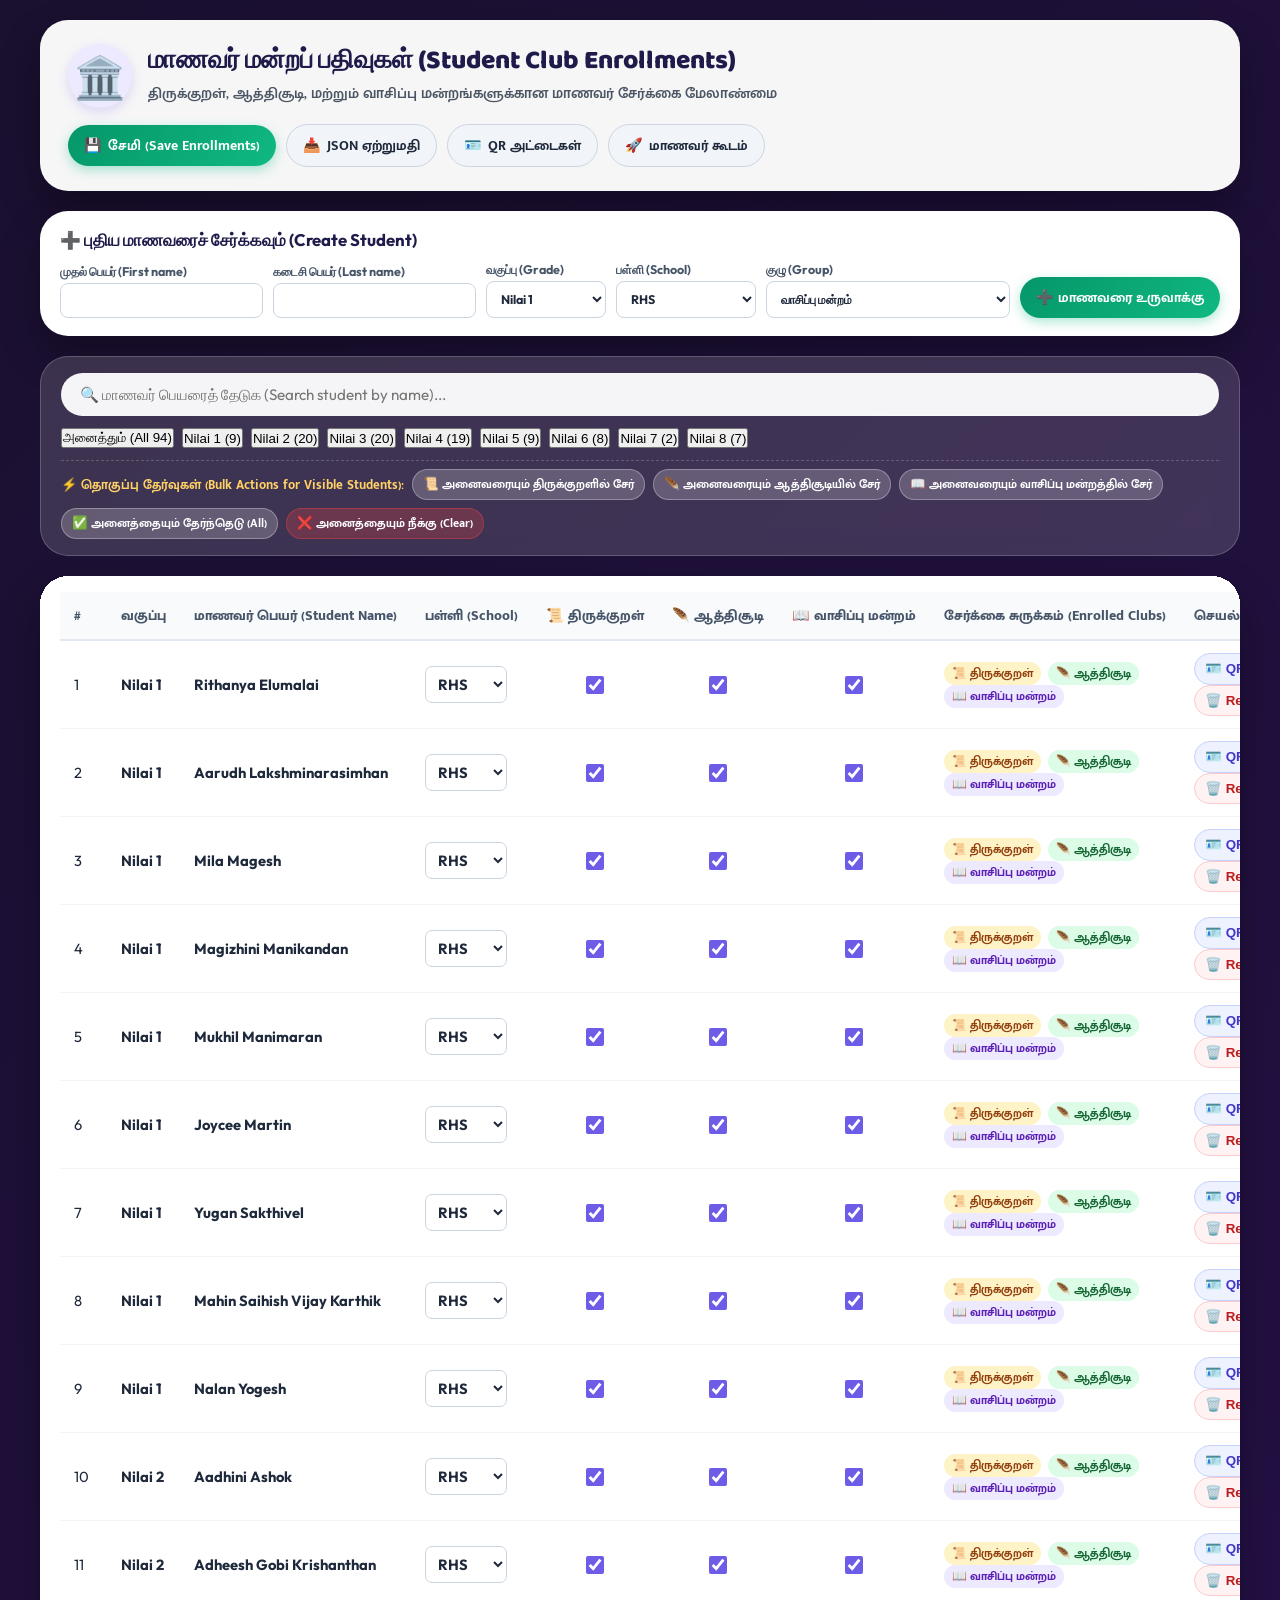
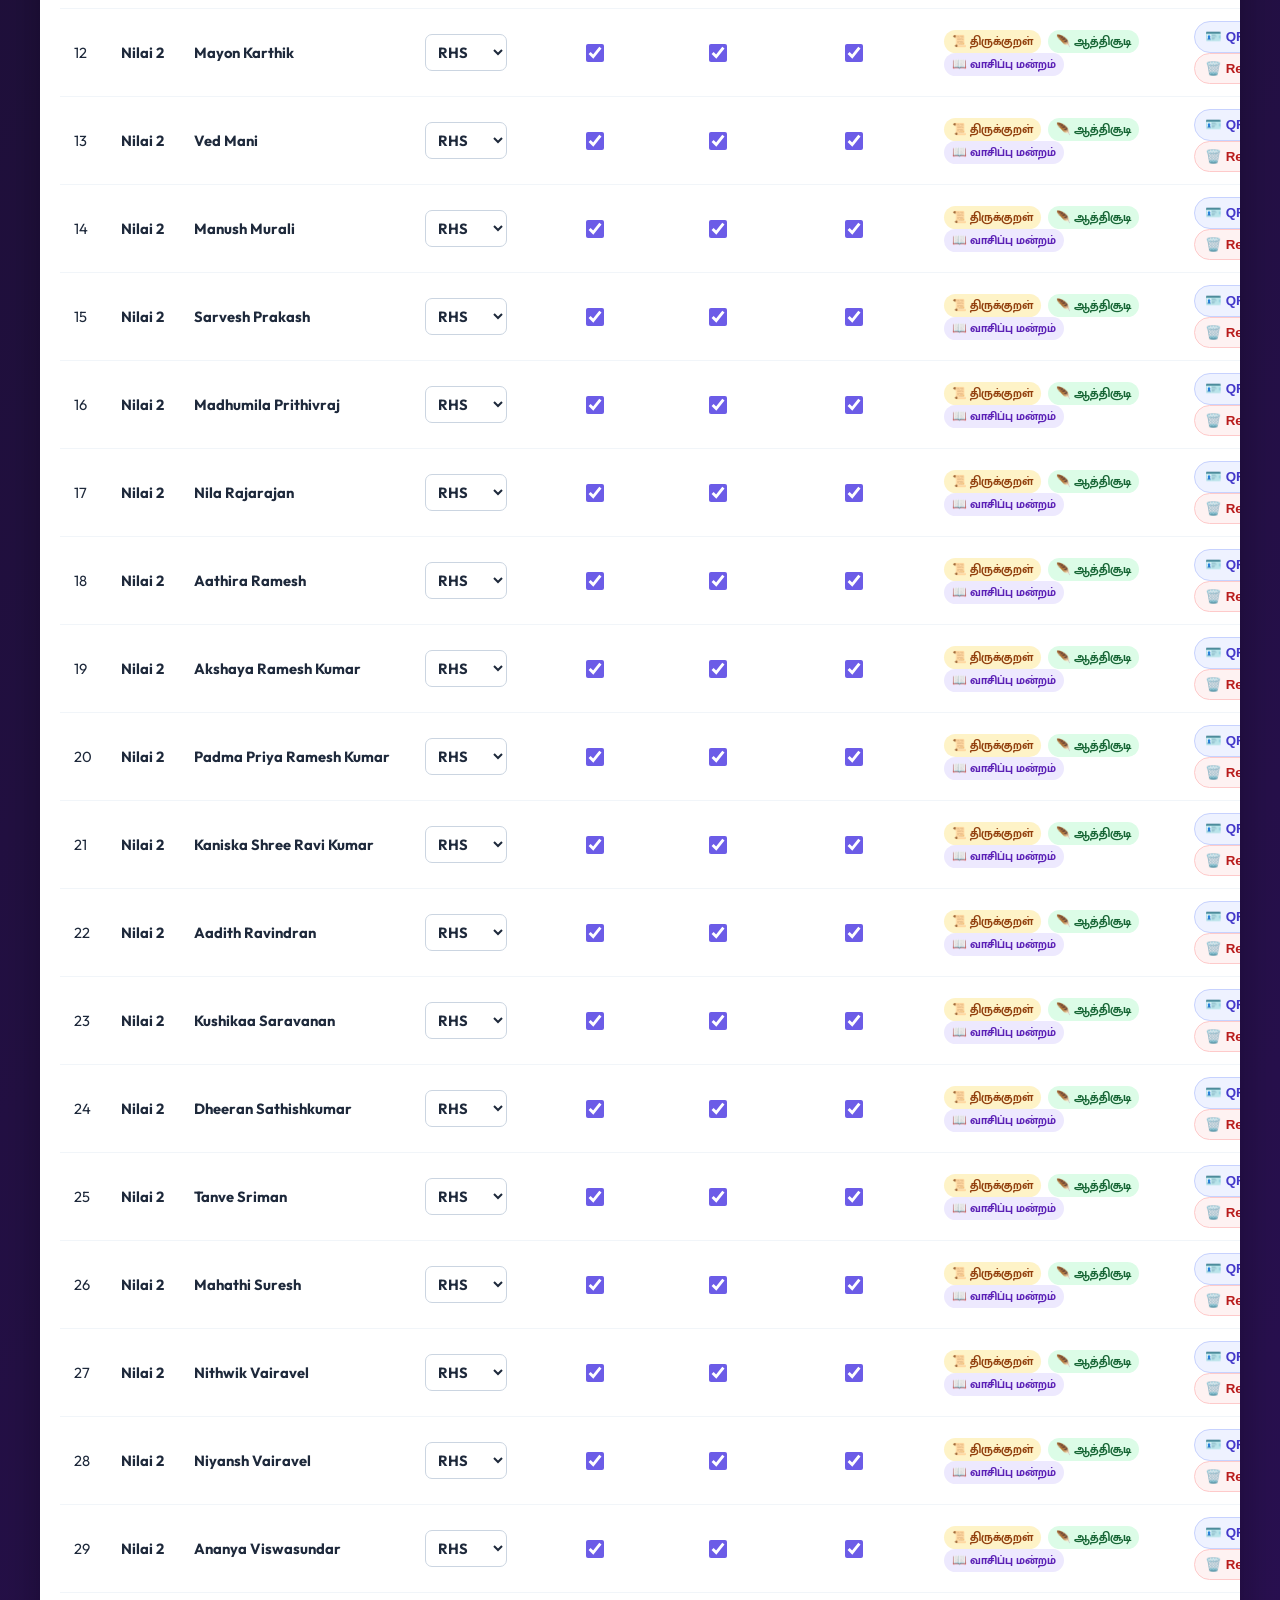
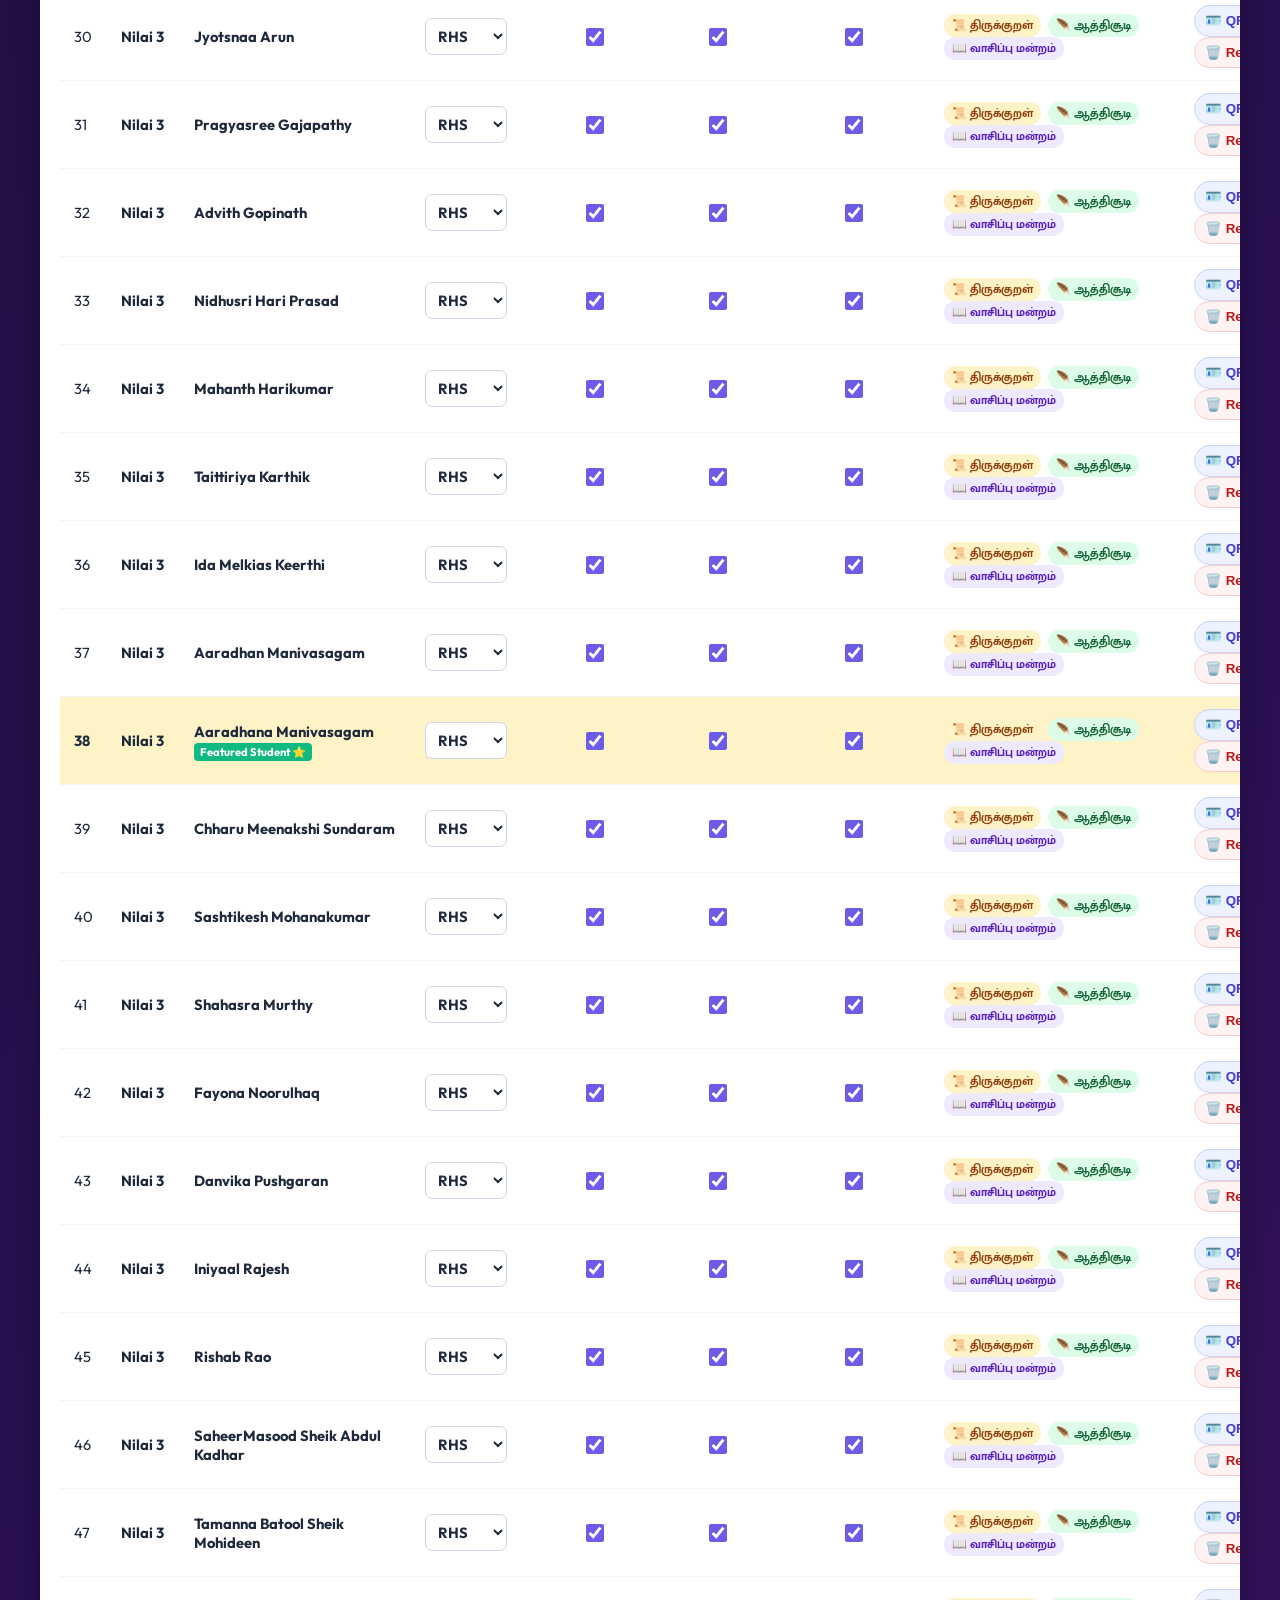
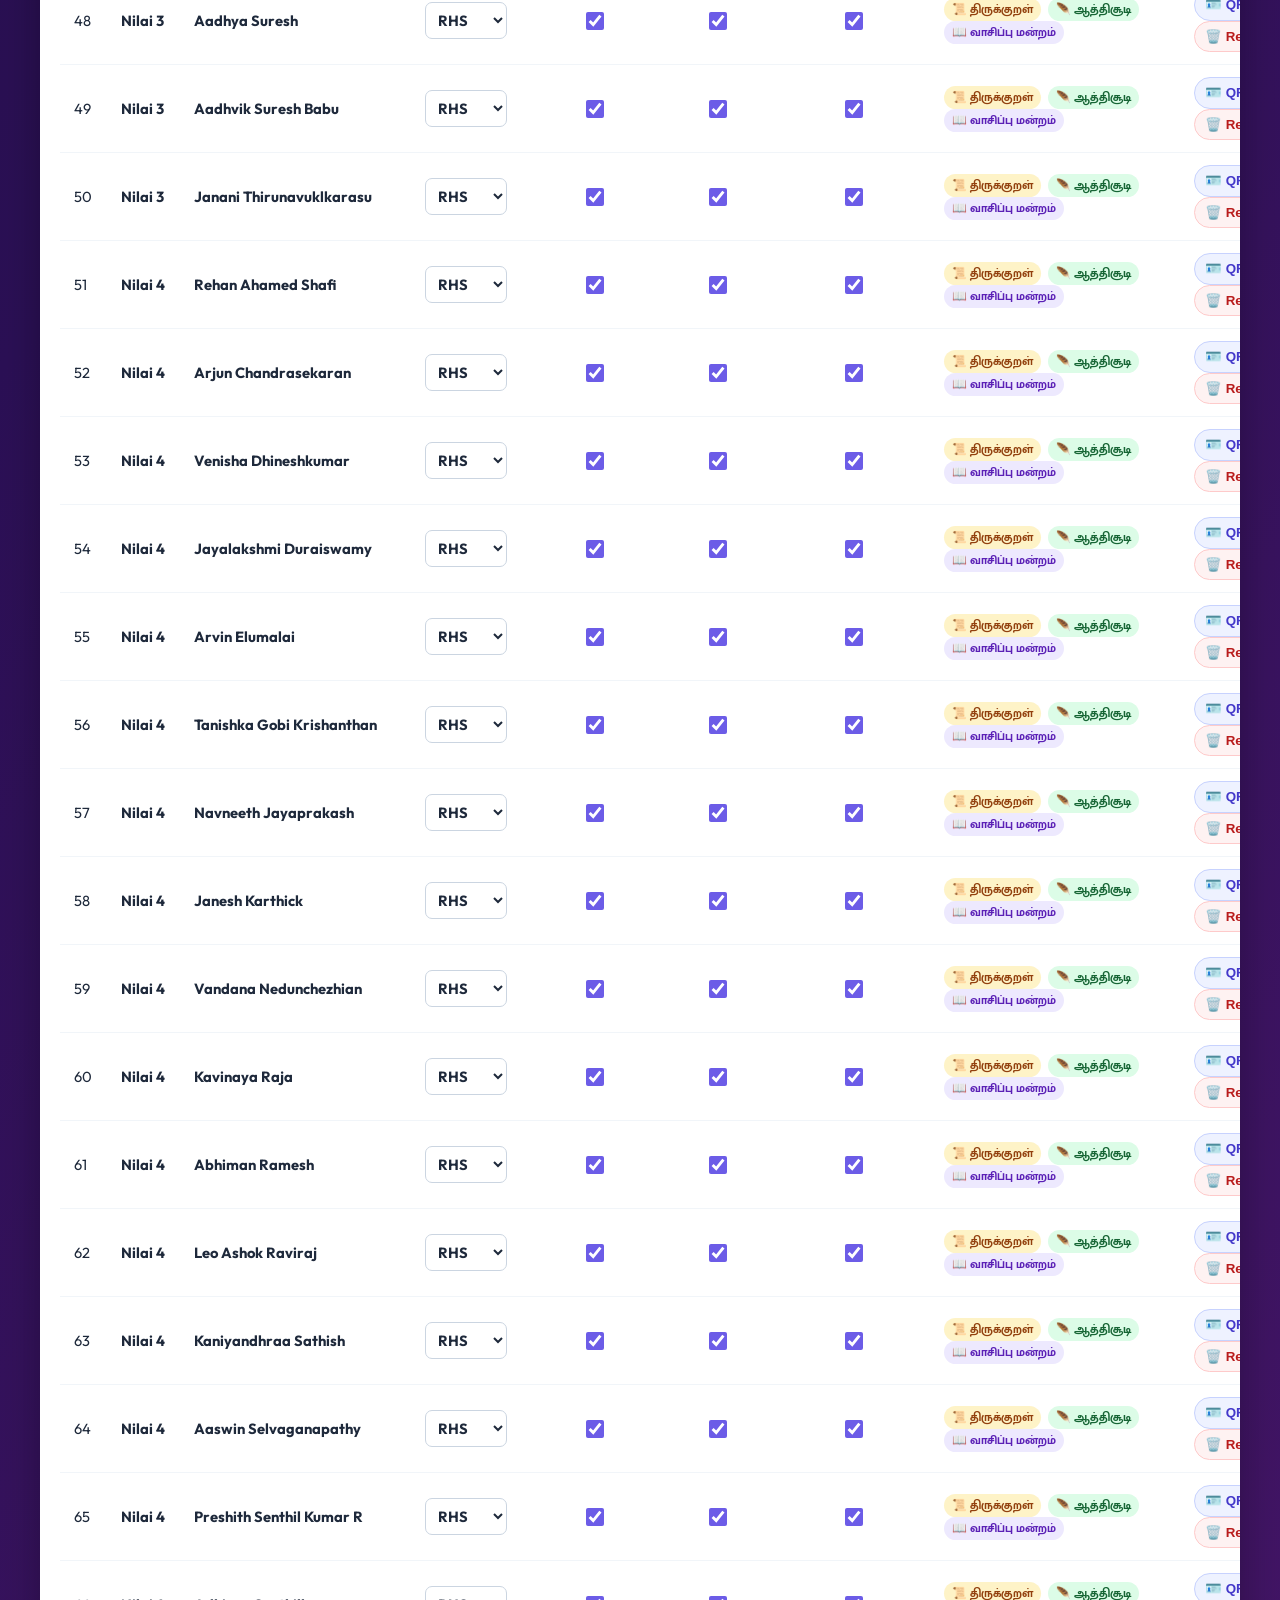
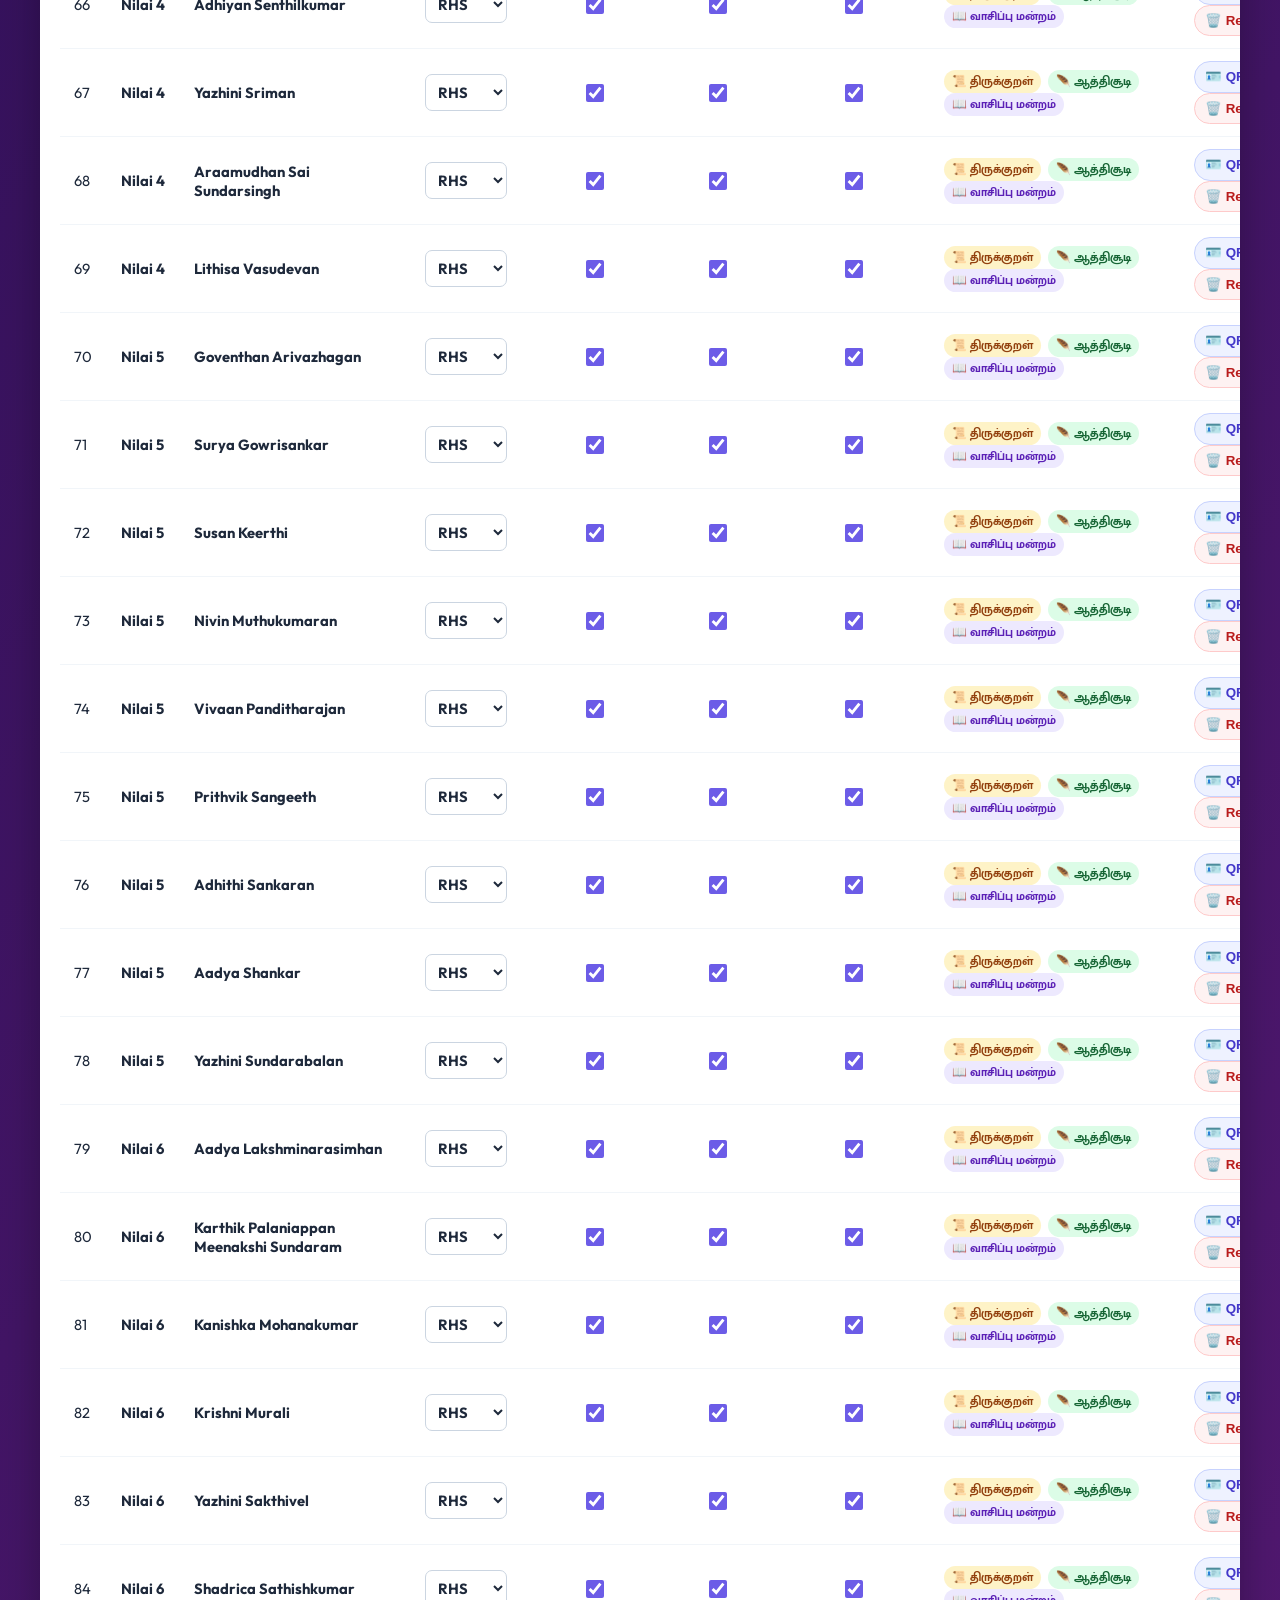
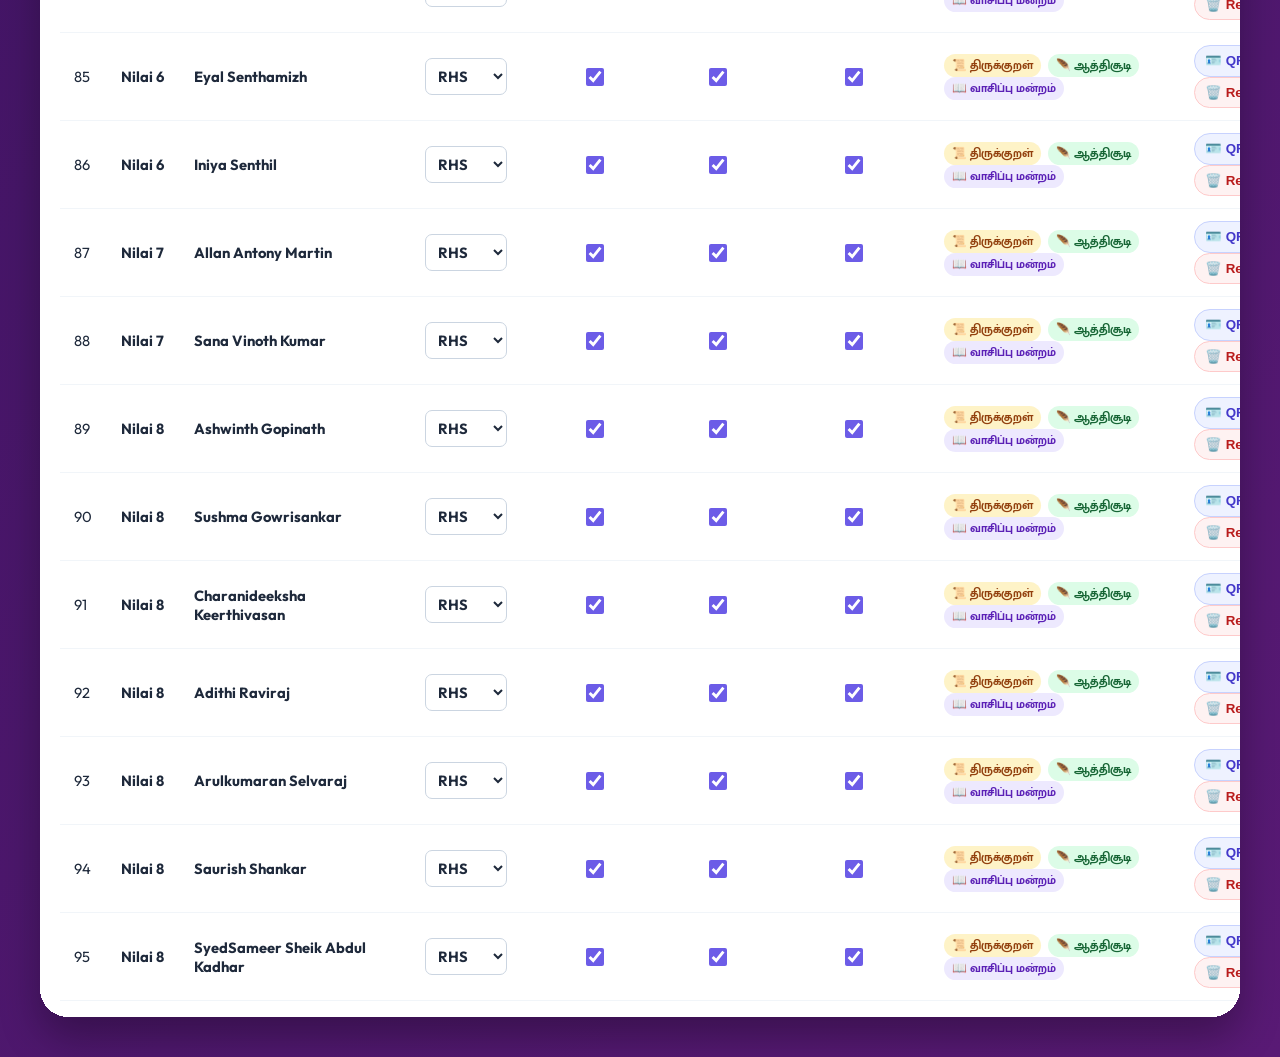
<file: clubs-management.html>
<!DOCTYPE html>
<html lang="ta">
<head>
  <meta charset="UTF-8">
  <meta name="viewport" content="width=device-width, initial-scale=1.0">
  <title>மாணவர் மன்றப் பதிவுகள் | Student Club Enrollments - TBTA</title>
  <meta name="description" content="Manage and assign students to Thirukkural, Aathichudi, and Reading Club heritage tracks.">
  <meta name="theme-color" content="#2B1055">
  
  <link rel="stylesheet" href="css/style.css?v=20261004-clubs-v1">
  <link rel="icon" href="data:image/svg+xml,<svg xmlns=%22http://www.w3.org/2000/svg%22 viewBox=%220 0 100 100%22><text y=%22.9em%22 font-size=%2290%22>🏛️</text></svg>">

  <style>
    body {
      background: var(--bg-gradient);
      min-height: 100vh;
      color: var(--text-light);
      padding: 20px 16px 40px;
    }

    .clubs-page-container {
      max-width: 1200px;
      margin: 0 auto;
      width: 100%;
    }

    .clubs-header-card {
      background: rgba(255, 255, 255, 0.96);
      color: var(--text-dark);
      border-radius: var(--radius-lg);
      padding: 24px 28px;
      margin-bottom: 20px;
      box-shadow: var(--glass-shadow);
      display: flex;
      flex-wrap: wrap;
      align-items: center;
      justify-content: space-between;
      gap: 16px;
    }

    .clubs-header-titles {
      display: flex;
      align-items: center;
      gap: 16px;
    }

    .clubs-brand-logo {
      font-size: 2.6rem;
      background: #EDE9FE;
      width: 64px;
      height: 64px;
      border-radius: 50%;
      display: flex;
      align-items: center;
      justify-content: center;
      box-shadow: 0 4px 12px rgba(108, 92, 231, 0.2);
    }

    .clubs-page-title {
      font-family: var(--font-kid);
      font-size: 1.65rem;
      font-weight: 800;
      color: #1E1B4B;
      line-height: 1.2;
    }

    .clubs-page-sub {
      font-family: var(--font-tamil);
      font-size: 0.92rem;
      font-weight: 600;
      color: #4B5563;
      margin-top: 4px;
    }

    .clubs-header-actions {
      display: flex;
      align-items: center;
      gap: 10px;
      flex-wrap: wrap;
    }

    .clubs-btn {
      padding: 9px 16px;
      border-radius: var(--radius-full);
      border: none;
      font-family: var(--font-tamil);
      font-size: 0.88rem;
      font-weight: 700;
      cursor: pointer;
      display: inline-flex;
      align-items: center;
      gap: 6px;
      transition: all 0.2s;
      text-decoration: none;
    }

    .clubs-btn.primary {
      background: linear-gradient(135deg, #059669, #10B981);
      color: #FFF;
      box-shadow: 0 4px 12px rgba(16, 185, 129, 0.35);
    }

    .clubs-btn.primary:hover {
      transform: translateY(-2px);
      box-shadow: 0 6px 16px rgba(16, 185, 129, 0.45);
    }

    .clubs-btn.secondary {
      background: #F1F5F9;
      color: #1E293B;
      border: 1px solid #CBD5E1;
    }

    .clubs-btn.secondary:hover {
      background: #E2E8F0;
      transform: translateY(-1px);
    }

    /* Controls & Filter Card */
    .clubs-controls-card {
      background: rgba(255, 255, 255, 0.15);
      backdrop-filter: blur(12px);
      border: 1px solid var(--glass-border);
      border-radius: var(--radius-lg);
      padding: 16px 20px;
      margin-bottom: 20px;
      display: flex;
      flex-direction: column;
      gap: 12px;
    }

    .clubs-search-row {
      display: flex;
      gap: 12px;
      align-items: center;
    }

    .clubs-search-input {
      flex: 1;
      padding: 11px 18px;
      border-radius: var(--radius-full);
      border: 1px solid rgba(255, 255, 255, 0.3);
      background: rgba(255, 255, 255, 0.95);
      font-family: var(--font-main);
      font-size: 0.95rem;
      color: var(--text-dark);
      outline: none;
    }

    .clubs-grade-tabs {
      display: flex;
      flex-wrap: wrap;
      gap: 8px;
    }

    .bulk-bar {
      display: flex;
      flex-wrap: wrap;
      gap: 8px;
      align-items: center;
      padding-top: 8px;
      border-top: 1px dashed rgba(255, 255, 255, 0.2);
    }

    .bulk-label {
      font-family: var(--font-tamil);
      font-size: 0.82rem;
      font-weight: 700;
      color: var(--accent-yellow);
    }

    .bulk-btn {
      background: rgba(255, 255, 255, 0.2);
      border: 1px solid rgba(255, 255, 255, 0.3);
      color: #FFF;
      font-family: var(--font-tamil);
      font-size: 0.78rem;
      font-weight: 700;
      padding: 4px 10px;
      border-radius: var(--radius-full);
      cursor: pointer;
      transition: all 0.2s;
    }

    .bulk-btn:hover {
      background: rgba(255, 255, 255, 0.35);
    }

    /* Table Card */
    .clubs-table-card {
      background: #FFFFFF;
      color: #1E293B;
      border-radius: var(--radius-lg);
      padding: 16px 20px;
      box-shadow: var(--glass-shadow);
      overflow-x: auto;
    }

    .clubs-table {
      width: 100%;
      border-collapse: collapse;
      text-align: left;
    }

    .clubs-table th {
      background: #F8FAFC;
      color: #475569;
      font-family: var(--font-tamil);
      font-size: 0.88rem;
      font-weight: 800;
      padding: 12px 14px;
      border-bottom: 2px solid #E2E8F0;
      white-space: nowrap;
    }

    .clubs-table td {
      padding: 12px 14px;
      border-bottom: 1px solid #F1F5F9;
      font-size: 0.92rem;
      vertical-align: middle;
    }

    .clubs-table tr:hover {
      background: #F8FAFC;
    }

    .student-row-highlight {
      background: #FEF3C7 !important;
    }

    .student-row-highlight td {
      font-weight: 700;
    }

    .club-checkbox-label {
      display: inline-flex;
      align-items: center;
      gap: 6px;
      cursor: pointer;
      font-weight: 600;
      font-size: 0.88rem;
      padding: 4px 8px;
      border-radius: 6px;
      transition: background 0.15s;
    }

    .club-checkbox-label:hover {
      background: #F1F5F9;
    }

    .club-checkbox-label input[type="checkbox"] {
      width: 18px;
      height: 18px;
      cursor: pointer;
      accent-color: #6C5CE7;
    }

    .club-pill-tag {
      display: inline-block;
      padding: 2px 8px;
      border-radius: var(--radius-full);
      font-size: 0.74rem;
      font-weight: 700;
      font-family: var(--font-tamil);
      margin-right: 4px;
    }

    .club-pill-tag.kural { background: #FEF3C7; color: #92400E; }
    .club-pill-tag.aathichudi { background: #DCFCE7; color: #166534; }
    .club-pill-tag.reading { background: #EDE9FE; color: #5B21B6; }
    .club-pill-tag.none { background: #F1F5F9; color: #94A3B8; }

    .student-create-card { background: #FFFFFF; color: #1E293B; border-radius: var(--radius-lg); padding: 18px 20px; margin-bottom: 20px; box-shadow: var(--glass-shadow); }
    .student-create-card h2 { font-size: 1.05rem; margin: 0 0 12px; color: #1E1B4B; }
    .student-create-form { display: grid; grid-template-columns: 1fr 1fr 120px 140px 1.2fr auto; gap: 10px; align-items: end; }
    .student-create-form label { display: grid; gap: 4px; font-size: .78rem; font-weight: 700; color: #475569; }
    .student-create-form input, .student-create-form select { width: 100%; padding: 9px 10px; border: 1px solid #CBD5E1; border-radius: 8px; font: inherit; color: #1E293B; background: #FFF; }
    .school-select { padding: 7px 8px; border: 1px solid #CBD5E1; border-radius: 7px; font: inherit; font-weight: 700; color: #1E293B; background: #FFF; }
    .qr-student-btn { background: #EEF2FF; color: #4338CA; border: 1px solid #C7D2FE; padding: 7px 10px; border-radius: 999px; font-weight: 700; cursor: pointer; white-space: nowrap; }
    .student-create-result { display: flex; flex-wrap: wrap; align-items: center; gap: 10px; margin-top: 12px; color: #475569; font-size: .88rem; }
    .student-create-result:empty { display: none; }
    .student-create-result.warning { color: #B45309; font-weight: 800; }
    .student-create-result.error { color: #B91C1C; font-weight: 800; }
    .student-remove-btn { background: #FEF2F2; color: #B91C1C; border: 1px solid #FECACA; padding: 7px 10px; border-radius: 999px; font-weight: 700; cursor: pointer; white-space: nowrap; }
    .student-remove-btn:hover { background: #FEE2E2; }
    @media (max-width: 900px) { .student-create-form { grid-template-columns: 1fr 1fr; } }

    .toast-msg {
      position: fixed;
      bottom: 24px;
      right: 24px;
      background: #059669;
      color: #FFF;
      font-family: var(--font-tamil);
      font-weight: 800;
      font-size: 0.95rem;
      padding: 12px 20px;
      border-radius: var(--radius-full);
      box-shadow: 0 10px 25px rgba(0,0,0,0.3);
      display: none;
      z-index: 1000;
      animation: popIn 0.3s ease;
    }
  </style>
</head>
<body>
  <div class="clubs-page-container">
    <!-- Header -->
    <header class="clubs-header-card">
      <div class="clubs-header-titles">
        <div class="clubs-brand-logo">🏛️</div>
        <div>
          <h1 class="clubs-page-title">மாணவர் மன்றப் பதிவுகள் (Student Club Enrollments)</h1>
          <p class="clubs-page-sub">திருக்குறள், ஆத்திசூடி, மற்றும் வாசிப்பு மன்றங்களுக்கான மாணவர் சேர்க்கை மேலாண்மை</p>
        </div>
      </div>
      <div class="clubs-header-actions">
        <button class="clubs-btn primary" id="save-clubs-btn">
          <span>💾</span> சேமி (Save Enrollments)
        </button>
        <button class="clubs-btn secondary" id="export-json-btn">
          <span>📥</span> JSON ஏற்றுமதி
        </button>
        <a href="students-qr.html" class="clubs-btn secondary">
          <span>🪪</span> QR அட்டைகள்
        </a>
        <a href="index.html" class="clubs-btn secondary">
          <span>🚀</span> மாணவர் கூடம்
        </a>
      </div>
    </header>

    <section class="student-create-card" aria-label="Create student">
      <h2>➕ புதிய மாணவரைச் சேர்க்கவும் (Create Student)</h2>
      <form class="student-create-form" id="student-create-form">
        <label>முதல் பெயர் (First name)<input id="new-student-first" required maxlength="60"></label>
        <label>கடைசி பெயர் (Last name)<input id="new-student-last" required maxlength="60"></label>
        <label>வகுப்பு (Grade)<select id="new-student-grade" required><option value="1">Nilai 1</option><option value="2">Nilai 2</option><option value="3">Nilai 3</option><option value="4">Nilai 4</option><option value="5">Nilai 5</option><option value="6">Nilai 6</option><option value="7">Nilai 7</option><option value="8">Nilai 8</option></select></label>
        <label>பள்ளி (School)<select id="new-student-school" required><option>FHS</option><option>CHS</option><option selected>RHS</option><option>Online</option></select></label>
        <label>குழு (Group)<select id="new-student-group"><option value="thirukkural">திருக்குறள்</option><option value="aathichudi">ஆத்திசூடி</option><option value="reading" selected>வாசிப்பு மன்றம்</option><option value="school">School Topic</option><option value="">No group yet</option></select></label>
        <button class="clubs-btn primary" type="submit">➕ மாணவரை உருவாக்கு</button>
      </form>
      <div class="student-create-result" id="student-create-result" role="status" aria-live="polite"></div>
    </section>

    <!-- Controls -->
    <section class="clubs-controls-card">
      <div class="clubs-search-row">
        <input type="text" id="clubs-search-input" class="clubs-search-input" placeholder="🔍 மாணவர் பெயரைத் தேடுக (Search student by name)..." aria-label="Search student">
      </div>
      <div class="clubs-grade-tabs" id="clubs-grade-tabs">
        <button class="grade-tab-btn active" data-grade="all">அனைத்தும் (All 94)</button>
        <button class="grade-tab-btn" data-grade="1">Nilai 1 (9)</button>
        <button class="grade-tab-btn" data-grade="2">Nilai 2 (20)</button>
        <button class="grade-tab-btn" data-grade="3">Nilai 3 (20)</button>
        <button class="grade-tab-btn" data-grade="4">Nilai 4 (19)</button>
        <button class="grade-tab-btn" data-grade="5">Nilai 5 (9)</button>
        <button class="grade-tab-btn" data-grade="6">Nilai 6 (8)</button>
        <button class="grade-tab-btn" data-grade="7">Nilai 7 (2)</button>
        <button class="grade-tab-btn" data-grade="8">Nilai 8 (7)</button>
      </div>
      <div class="bulk-bar">
        <span class="bulk-label">⚡ தொகுப்பு தேர்வுகள் (Bulk Actions for Visible Students):</span>
        <button class="bulk-btn" id="bulk-kural-all">📜 அனைவரையும் திருக்குறளில் சேர்</button>
        <button class="bulk-btn" id="bulk-aathichudi-all">🪶 அனைவரையும் ஆத்திசூடியில் சேர்</button>
        <button class="bulk-btn" id="bulk-reading-all">📖 அனைவரையும் வாசிப்பு மன்றத்தில் சேர்</button>
        <button class="bulk-btn" id="bulk-select-all">✅ அனைத்தையும் தேர்ந்தெடு (All)</button>
        <button class="bulk-btn" id="bulk-clear-all" style="background: rgba(239, 68, 68, 0.25); border-color: rgba(239, 68, 68, 0.4);">❌ அனைத்தையும் நீக்கு (Clear)</button>
      </div>
    </section>

    <!-- Table -->
    <main class="clubs-table-card">
      <table class="clubs-table" id="clubs-table">
        <thead>
          <tr>
            <th>#</th>
            <th>வகுப்பு</th>
            <th>மாணவர் பெயர் (Student Name)</th>
            <th>பள்ளி (School)</th>
            <th style="text-align: center;">📜 திருக்குறள்</th>
            <th style="text-align: center;">🪶 ஆத்திசூடி</th>
            <th style="text-align: center;">📖 வாசிப்பு மன்றம்</th>
            <th>சேர்க்கை சுருக்கம் (Enrolled Clubs)</th>
            <th>செயல்கள் (Actions)</th>
          </tr>
        </thead>
        <tbody id="clubs-table-body">
          <tr><td colspan="9" style="text-align: center; padding: 30px;">மாணவர் பட்டியல் ஏற்றப்படுகிறது...</td></tr>
        </tbody>
      </table>
    </main>
  </div>

  <div class="toast-msg" id="toast-msg">✅ மன்றப் பதிவுகள் வெற்றிகரமாகச் சேமிக்கப்பட்டன!</div>

  <script>
    (function () {
      const STORAGE_KEY = "tbta_student_club_enrollments";
      const CUSTOM_STUDENTS_KEY = "tbta_custom_students";
      const REMOVED_STUDENTS_KEY = "tbta_removed_students";
      const SCHOOLS = ["FHS", "CHS", "RHS", "Online"];
      let allStudents = [];
      let enrollments = {};
      let currentGradeFilter = "all";
      let currentSearchQuery = "";

      const tbody = document.getElementById("clubs-table-body");
      const searchInput = document.getElementById("clubs-search-input");
      const gradeTabs = document.querySelectorAll(".grade-tab-btn");
      const saveBtn = document.getElementById("save-clubs-btn");
      const exportBtn = document.getElementById("export-json-btn");
      const toast = document.getElementById("toast-msg");
      const createForm = document.getElementById("student-create-form");

      async function init() {
        try {
          const [rosterRes, enrollRes] = await Promise.all([
            fetch("data/students/roster.json").then(r => r.json()),
            fetch("data/students/club_enrollments.json").then(r => r.json()).catch(() => ({}))
          ]);

          // Load local storage or default file
          let local = {};
          try { local = JSON.parse(localStorage.getItem(STORAGE_KEY) || "{}"); } catch (_) {}
          enrollments = Object.keys(local).length ? local : (enrollRes || {});
          const customStudents = readCustomStudents();
          const removedKeys = readRemovedStudents();
          allStudents = [...(rosterRes.students || []), ...customStudents].filter(student => !removedKeys.has(getStudentKey(student))).map(student => {
            const key = getStudentKey(student);
            const savedSchool = enrollments[key] && enrollments[key].school;
            return {
              ...student,
              school: SCHOOLS.includes(savedSchool) ? savedSchool : (SCHOOLS.includes(student.school) ? student.school : "RHS")
            };
          });

          // Ensure every student has an enrollment entry
          allStudents.forEach(s => {
            const key = getStudentKey(s);
            if (!enrollments[key]) {
              enrollments[key] = {
                firstName: s.firstName,
                lastName: s.lastName,
                grade: s.grade,
                clubs: ["thirukkural", "aathichudi", "reading"]
              };
            }
          });

          renderTable();
        } catch (err) {
          console.error("Failed to load data:", err);
          tbody.innerHTML = `<tr><td colspan="9" style="text-align: center; color: red;">தரவுகளை ஏற்ற முடியவில்லை.</td></tr>`;
        }

        searchInput.addEventListener("input", (e) => {
          currentSearchQuery = e.target.value.trim().toLowerCase();
          renderTable();
        });

        gradeTabs.forEach(tab => {
          tab.addEventListener("click", () => {
            gradeTabs.forEach(t => t.classList.remove("active"));
            tab.classList.add("active");
            currentGradeFilter = tab.getAttribute("data-grade");
            renderTable();
          });
        });

        if (saveBtn) saveBtn.addEventListener("click", () => saveEnrollments(true));
        if (exportBtn) exportBtn.addEventListener("click", exportJSON);
        if (createForm) createForm.addEventListener("submit", createStudent);

        // Bulk buttons
        document.getElementById("bulk-kural-all").addEventListener("click", () => bulkToggle("thirukkural", true));
        document.getElementById("bulk-aathichudi-all").addEventListener("click", () => bulkToggle("aathichudi", true));
        document.getElementById("bulk-reading-all").addEventListener("click", () => bulkToggle("reading", true));
        document.getElementById("bulk-select-all").addEventListener("click", () => bulkAll(true));
        document.getElementById("bulk-clear-all").addEventListener("click", () => bulkAll(false));
      }

      function getStudentKey(s) {
        return s.id || `${s.firstName}_${s.lastName}_G${s.grade}`;
      }

      function readCustomStudents() {
        try { const stored = JSON.parse(localStorage.getItem(CUSTOM_STUDENTS_KEY) || "[]"); return Array.isArray(stored) ? stored : []; } catch (_) { return []; }
      }

      function readRemovedStudents() {
        try {
          const stored = JSON.parse(localStorage.getItem(REMOVED_STUDENTS_KEY) || "[]");
          return new Set(Array.isArray(stored) ? stored.map(String) : []);
        } catch (error) {
          console.error("Could not read removed-student records:", error);
          return new Set();
        }
      }

      function normalizeName(value) {
        return String(value || "").normalize("NFKC").trim().replace(/\s+/g, " ").toLocaleLowerCase();
      }

      function setCreateMessage(message, type = "") {
        const result = document.getElementById("student-create-result");
        result.replaceChildren(document.createTextNode(message));
        result.className = `student-create-result${type ? ` ${type}` : ""}`;
      }

      function escapeHtml(value) {
        return String(value || "").replace(/[&<>'\"]/g, char => ({ "&": "&amp;", "<": "&lt;", ">": "&gt;", "'": "&#39;", '"': "&quot;" }[char]));
      }

      function createStudent(event) {
        event.preventDefault();
        const firstName = document.getElementById("new-student-first").value.trim();
        const lastName = document.getElementById("new-student-last").value.trim();
        const grade = Number(document.getElementById("new-student-grade").value);
        const school = document.getElementById("new-student-school").value;
        const group = document.getElementById("new-student-group").value;
        if (!firstName || !lastName || !Number.isInteger(grade) || grade < 1 || grade > 8 || !SCHOOLS.includes(school)) return;
        const normalizedFirstName = normalizeName(firstName);
        const normalizedLastName = normalizeName(lastName);
        const duplicate = allStudents.find(student =>
          normalizeName(student.firstName) === normalizedFirstName &&
          normalizeName(student.lastName) === normalizedLastName
        );
        if (duplicate) {
          setCreateMessage(
            `${firstName} ${lastName} already exists (Nilai ${duplicate.grade}, ${duplicate.school || "RHS"}). Student was not added.`,
            "warning"
          );
          return;
        }
        const id = `TBTA-${window.crypto && window.crypto.randomUUID ? window.crypto.randomUUID().toUpperCase() : `${Date.now().toString(36).toUpperCase()}-${Math.random().toString(36).slice(2, 8).toUpperCase()}`}`;
        const student = { id, firstName, lastName, grade, school };
        const customStudents = readCustomStudents();
        customStudents.push(student);
        const nextEnrollments = {
          ...enrollments,
          [id]: { id, firstName, lastName, grade, school, clubs: group ? [group] : [] }
        };
        const previousStudents = localStorage.getItem(CUSTOM_STUDENTS_KEY);
        const previousEnrollments = localStorage.getItem(STORAGE_KEY);
        try {
          localStorage.setItem(CUSTOM_STUDENTS_KEY, JSON.stringify(customStudents));
          localStorage.setItem(STORAGE_KEY, JSON.stringify(nextEnrollments));
        } catch (error) {
          console.error("Could not save student:", error);
          try {
            if (previousStudents === null) localStorage.removeItem(CUSTOM_STUDENTS_KEY);
            else localStorage.setItem(CUSTOM_STUDENTS_KEY, previousStudents);
            if (previousEnrollments === null) localStorage.removeItem(STORAGE_KEY);
            else localStorage.setItem(STORAGE_KEY, previousEnrollments);
          } catch (rollbackError) {
            console.error("Could not restore student data after a failed save:", rollbackError);
          }
          setCreateMessage("Could not save the student in this browser. Check available storage and try again.", "error");
          return;
        }
        enrollments = nextEnrollments;
        allStudents.push(student);
        createForm.reset();
        const result = document.getElementById("student-create-result");
        result.replaceChildren(document.createTextNode(`${firstName} ${lastName} was created.`));
        result.className = "student-create-result";
        const qrLink = document.createElement("a");
        qrLink.className = "clubs-btn secondary";
        qrLink.href = `students-qr.html#student=${encodeURIComponent(id)}`;
        qrLink.textContent = "🪪 Create student login QR";
        result.appendChild(qrLink);
        renderTable();
        showToast(`✅ ${firstName} உருவாக்கப்பட்டார். QR உள்நுழைவு தயாராக உள்ளது!`);
      }

      function renderTable() {
        const filtered = allStudents.filter(s => {
          const matchGrade = (currentGradeFilter === "all" || String(s.grade) === String(currentGradeFilter));
          const fullName = `${s.firstName} ${s.lastName}`.toLowerCase();
          const matchSearch = !currentSearchQuery || fullName.includes(currentSearchQuery);
          return matchGrade && matchSearch;
        });

        if (!filtered.length) {
          tbody.innerHTML = `<tr><td colspan="9" style="text-align: center; padding: 24px; color: #64748B;">பொருத்தமான மாணவர்கள் எவரும் இல்லை.</td></tr>`;
          return;
        }

        tbody.innerHTML = "";

        filtered.forEach((student, idx) => {
          const key = getStudentKey(student);
          const studentEnrollment = enrollments[key] || { clubs: [] };
          const clubs = studentEnrollment.clubs || [];

          const hasKural = clubs.includes("thirukkural");
          const hasAathichudi = clubs.includes("aathichudi");
          const hasReading = clubs.includes("reading");
          const hasSchool = clubs.includes("school");

          const isAaradhana = (student.firstName.toLowerCase() === "aaradhana");

          const tr = document.createElement("tr");
          if (isAaradhana) tr.className = "student-row-highlight";

          tr.innerHTML = `
            <td>${idx + 1}</td>
            <td><strong>Nilai ${student.grade}</strong></td>
            <td>
              <strong>${escapeHtml(student.firstName)} ${escapeHtml(student.lastName)}</strong>
              ${isAaradhana ? ' <span style="background: #10B981; color: #FFF; font-size: 0.7rem; padding: 2px 6px; border-radius: 4px;">Featured Student ⭐</span>' : ''}
            </td>
            <td><select class="school-select" data-school-key="${escapeHtml(key)}" aria-label="School for ${escapeHtml(student.firstName)}">${SCHOOLS.map(school => `<option ${student.school === school ? "selected" : ""}>${school}</option>`).join("")}</select></td>
            <td style="text-align: center;">
              <label class="club-checkbox-label">
                <input type="checkbox" data-key="${key}" data-club="thirukkural" ${hasKural ? 'checked' : ''}>
              </label>
            </td>
            <td style="text-align: center;">
              <label class="club-checkbox-label">
                <input type="checkbox" data-key="${key}" data-club="aathichudi" ${hasAathichudi ? 'checked' : ''}>
              </label>
            </td>
            <td style="text-align: center;">
              <label class="club-checkbox-label">
                <input type="checkbox" data-key="${key}" data-club="reading" ${hasReading ? 'checked' : ''}>
              </label>
            </td>
            <td>
              ${hasSchool ? '<span class="club-pill-tag reading">School Topic</span>' : ''}
              ${hasKural ? '<span class="club-pill-tag kural">📜 திருக்குறள்</span>' : ''}
              ${hasAathichudi ? '<span class="club-pill-tag aathichudi">🪶 ஆத்திசூடி</span>' : ''}
              ${hasReading ? '<span class="club-pill-tag reading">📖 வாசிப்பு மன்றம்</span>' : ''}
              ${(!hasKural && !hasAathichudi && !hasReading && !hasSchool) ? '<span class="club-pill-tag none">பதிவு இல்லை (None)</span>' : ''}
            </td>
            <td>
              <button type="button" class="qr-student-btn" data-qr-key="${escapeHtml(key)}">🪪 QR உருவாக்கு</button>
              <button type="button" class="student-remove-btn" data-remove-key="${escapeHtml(key)}">🗑️ Remove</button>
            </td>
          `;

          tbody.appendChild(tr);
        });

        // Attach checkbox change handlers
        tbody.querySelectorAll('input[type="checkbox"]').forEach(box => {
          box.addEventListener("change", (e) => {
            const key = e.target.getAttribute("data-key");
            const club = e.target.getAttribute("data-club");
            const checked = e.target.checked;

            if (!enrollments[key]) enrollments[key] = { clubs: [] };
            let studentClubs = enrollments[key].clubs || [];

            if (checked && !studentClubs.includes(club)) {
              studentClubs.push(club);
            } else if (!checked && studentClubs.includes(club)) {
              studentClubs = studentClubs.filter(c => c !== club);
            }

            enrollments[key].clubs = studentClubs;
            saveEnrollments(false);
            renderTable();
          });
        });
        tbody.querySelectorAll(".school-select").forEach(select => select.addEventListener("change", (event) => {
          const key = event.target.dataset.schoolKey;
          const student = allStudents.find(s => getStudentKey(s) === key);
          if (!student) return;
          student.school = event.target.value;
          const customStudents = readCustomStudents();
          const saved = customStudents.find(s => getStudentKey(s) === key);
          if (saved) { saved.school = student.school; localStorage.setItem(CUSTOM_STUDENTS_KEY, JSON.stringify(customStudents)); }
          if (enrollments[key]) enrollments[key].school = student.school;
          saveEnrollments(true);
        }));
        tbody.querySelectorAll("[data-qr-key]").forEach(button => button.addEventListener("click", () => {
          window.open(`students-qr.html#student=${encodeURIComponent(button.dataset.qrKey)}`, "_blank", "noopener");
        }));
        tbody.querySelectorAll("[data-remove-key]").forEach(button => button.addEventListener("click", () => {
          const student = allStudents.find(item => getStudentKey(item) === button.dataset.removeKey);
          if (student) removeStudent(student);
        }));
      }

      function removeStudent(student) {
        const key = getStudentKey(student);
        const fullName = `${student.firstName} ${student.lastName}`;
        if (!window.confirm(`Remove ${fullName} (Nilai ${student.grade}) from this app? Their club assignments will also be removed in this browser.`)) return;

        const customStudents = readCustomStudents();
        const nextStudents = customStudents.filter(item => getStudentKey(item) !== key);
        const removedKeys = readRemovedStudents();
        removedKeys.add(key);
        const nextEnrollments = { ...enrollments };
        delete nextEnrollments[key];
        const previousStudents = localStorage.getItem(CUSTOM_STUDENTS_KEY);
        const previousRemoved = localStorage.getItem(REMOVED_STUDENTS_KEY);
        const previousEnrollments = localStorage.getItem(STORAGE_KEY);

        try {
          localStorage.setItem(CUSTOM_STUDENTS_KEY, JSON.stringify(nextStudents));
          localStorage.setItem(REMOVED_STUDENTS_KEY, JSON.stringify([...removedKeys]));
          localStorage.setItem(STORAGE_KEY, JSON.stringify(nextEnrollments));
        } catch (error) {
          console.error("Could not remove student:", error);
          try {
            if (previousStudents === null) localStorage.removeItem(CUSTOM_STUDENTS_KEY);
            else localStorage.setItem(CUSTOM_STUDENTS_KEY, previousStudents);
            if (previousRemoved === null) localStorage.removeItem(REMOVED_STUDENTS_KEY);
            else localStorage.setItem(REMOVED_STUDENTS_KEY, previousRemoved);
            if (previousEnrollments === null) localStorage.removeItem(STORAGE_KEY);
            else localStorage.setItem(STORAGE_KEY, previousEnrollments);
          } catch (rollbackError) {
            console.error("Could not restore student data after a failed removal:", rollbackError);
          }
          setCreateMessage(`Could not remove ${fullName}. Check available browser storage and try again.`, "error");
          return;
        }

        enrollments = nextEnrollments;
        allStudents = allStudents.filter(item => getStudentKey(item) !== key);
        renderTable();
        showToast(`🗑️ ${fullName} removed from this browser.`);
      }

      function bulkToggle(club, state) {
        const visibleKeys = getVisibleKeys();
        visibleKeys.forEach(key => {
          if (!enrollments[key]) enrollments[key] = { clubs: [] };
          let clubs = enrollments[key].clubs || [];
          if (state && !clubs.includes(club)) {
            clubs.push(club);
          } else if (!state && clubs.includes(club)) {
            clubs = clubs.filter(c => c !== club);
          }
          enrollments[key].clubs = clubs;
        });
        saveEnrollments(true);
        renderTable();
      }

      function bulkAll(state) {
        const visibleKeys = getVisibleKeys();
        visibleKeys.forEach(key => {
          if (!enrollments[key]) enrollments[key] = { clubs: [] };
          enrollments[key].clubs = state ? ["thirukkural", "aathichudi", "reading", "school"] : [];
        });
        saveEnrollments(true);
        renderTable();
      }

      function getVisibleKeys() {
        return allStudents.filter(s => {
          const matchGrade = (currentGradeFilter === "all" || String(s.grade) === String(currentGradeFilter));
          const fullName = `${s.firstName} ${s.lastName}`.toLowerCase();
          const matchSearch = !currentSearchQuery || fullName.includes(currentSearchQuery);
          return matchGrade && matchSearch;
        }).map(getStudentKey);
      }

      function saveEnrollments(shouldShowToast = true) {
        localStorage.setItem(STORAGE_KEY, JSON.stringify(enrollments));
        if (shouldShowToast && toast) {
          showToast("✅ மன்றப் பதிவுகள் வெற்றிகரமாகச் சேமிக்கப்பட்டன!");
        }
      }

      function showToast(message) {
        if (!toast) return;
        toast.textContent = message;
        toast.style.display = "block";
        setTimeout(() => { toast.style.display = "none"; }, 2500);
      }

      function exportJSON() {
        const dataStr = "data:text/json;charset=utf-8," + encodeURIComponent(JSON.stringify(enrollments, null, 2));
        const a = document.createElement("a");
        a.setAttribute("href", dataStr);
        a.setAttribute("download", "student_club_enrollments.json");
        document.body.appendChild(a);
        a.click();
        a.remove();
      }

      document.addEventListener("DOMContentLoaded", init);
    })();
  </script>
</body>
</html>
</file>
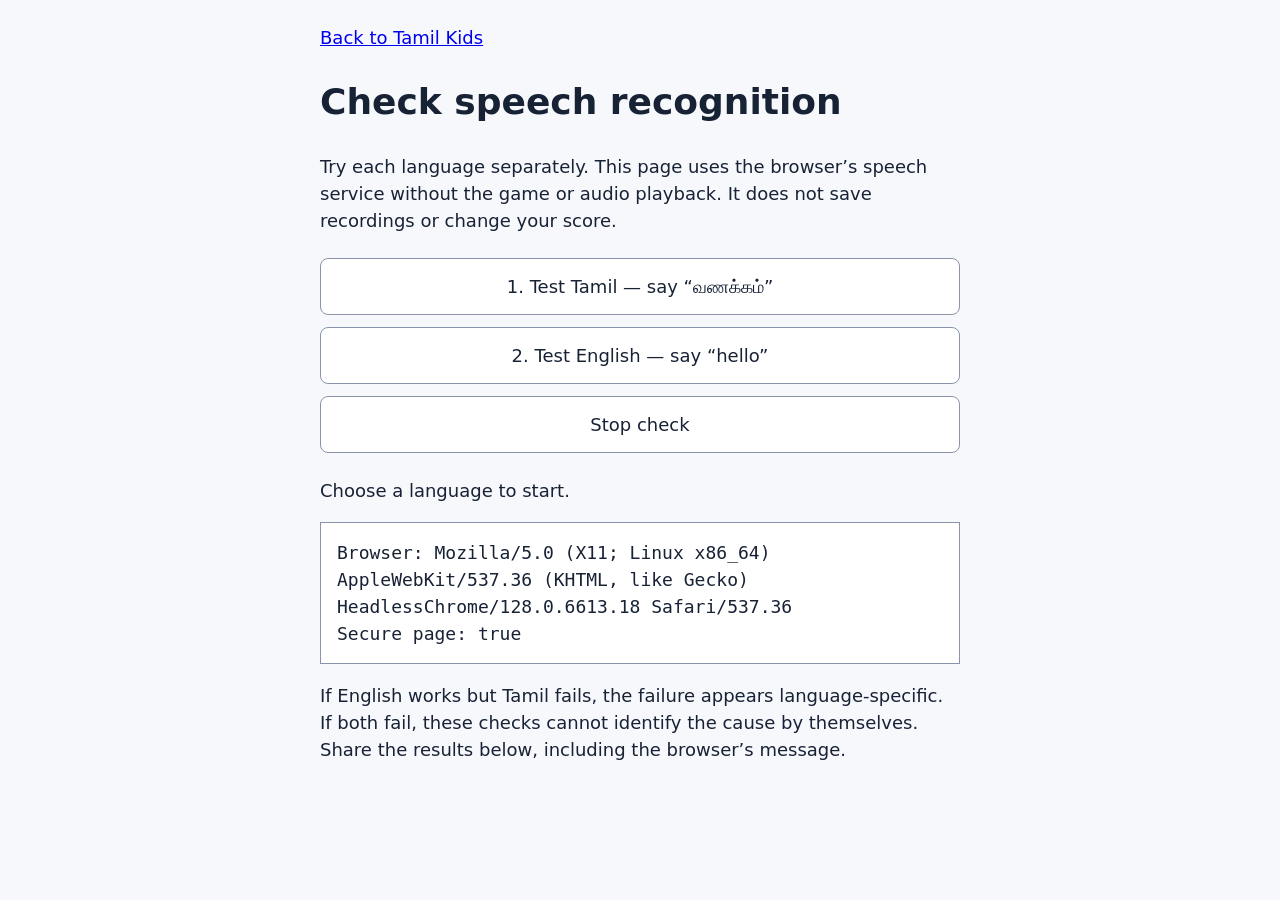
<file: speech-check.html>
<!doctype html>
<html lang="en">
<head>
  <meta charset="utf-8">
  <meta name="viewport" content="width=device-width, initial-scale=1">
  <title>Speech service check — Tamil Kids</title>
  <style>
    body { font: 18px/1.5 system-ui, sans-serif; max-width: 640px; margin: auto; padding: 24px; color: #182235; background: #f7f8fc; }
    button { font: inherit; padding: 14px; margin: 6px 0; width: 100%; border: 1px solid #8994aa; border-radius: 8px; background: white; color: #182235; }
    pre { white-space: pre-wrap; overflow-wrap: anywhere; background: white; padding: 16px; border: 1px solid #8994aa; }
  </style>
</head>
<body>
  <a href="index.html">Back to Tamil Kids</a>
  <h1>Check speech recognition</h1>
  <p>Try each language separately. This page uses the browser’s speech service without the game or audio playback. It does not save recordings or change your score.</p>
  <button id="check-tamil" type="button">1. Test Tamil — say “வணக்கம்”</button>
  <button id="check-english" type="button">2. Test English — say “hello”</button>
  <button id="stop-check" type="button" disabled>Stop check</button>
  <p id="check-status" role="status">Choose a language to start.</p>
  <pre id="check-results" aria-label="Diagnostic results"></pre>
  <p>If English works but Tamil fails, the failure appears language-specific. If both fail, these checks cannot identify the cause by themselves. Share the results below, including the browser’s message.</p>
  <script src="js/speech_check.js?v=1"></script>
</body>
</html>
</file>
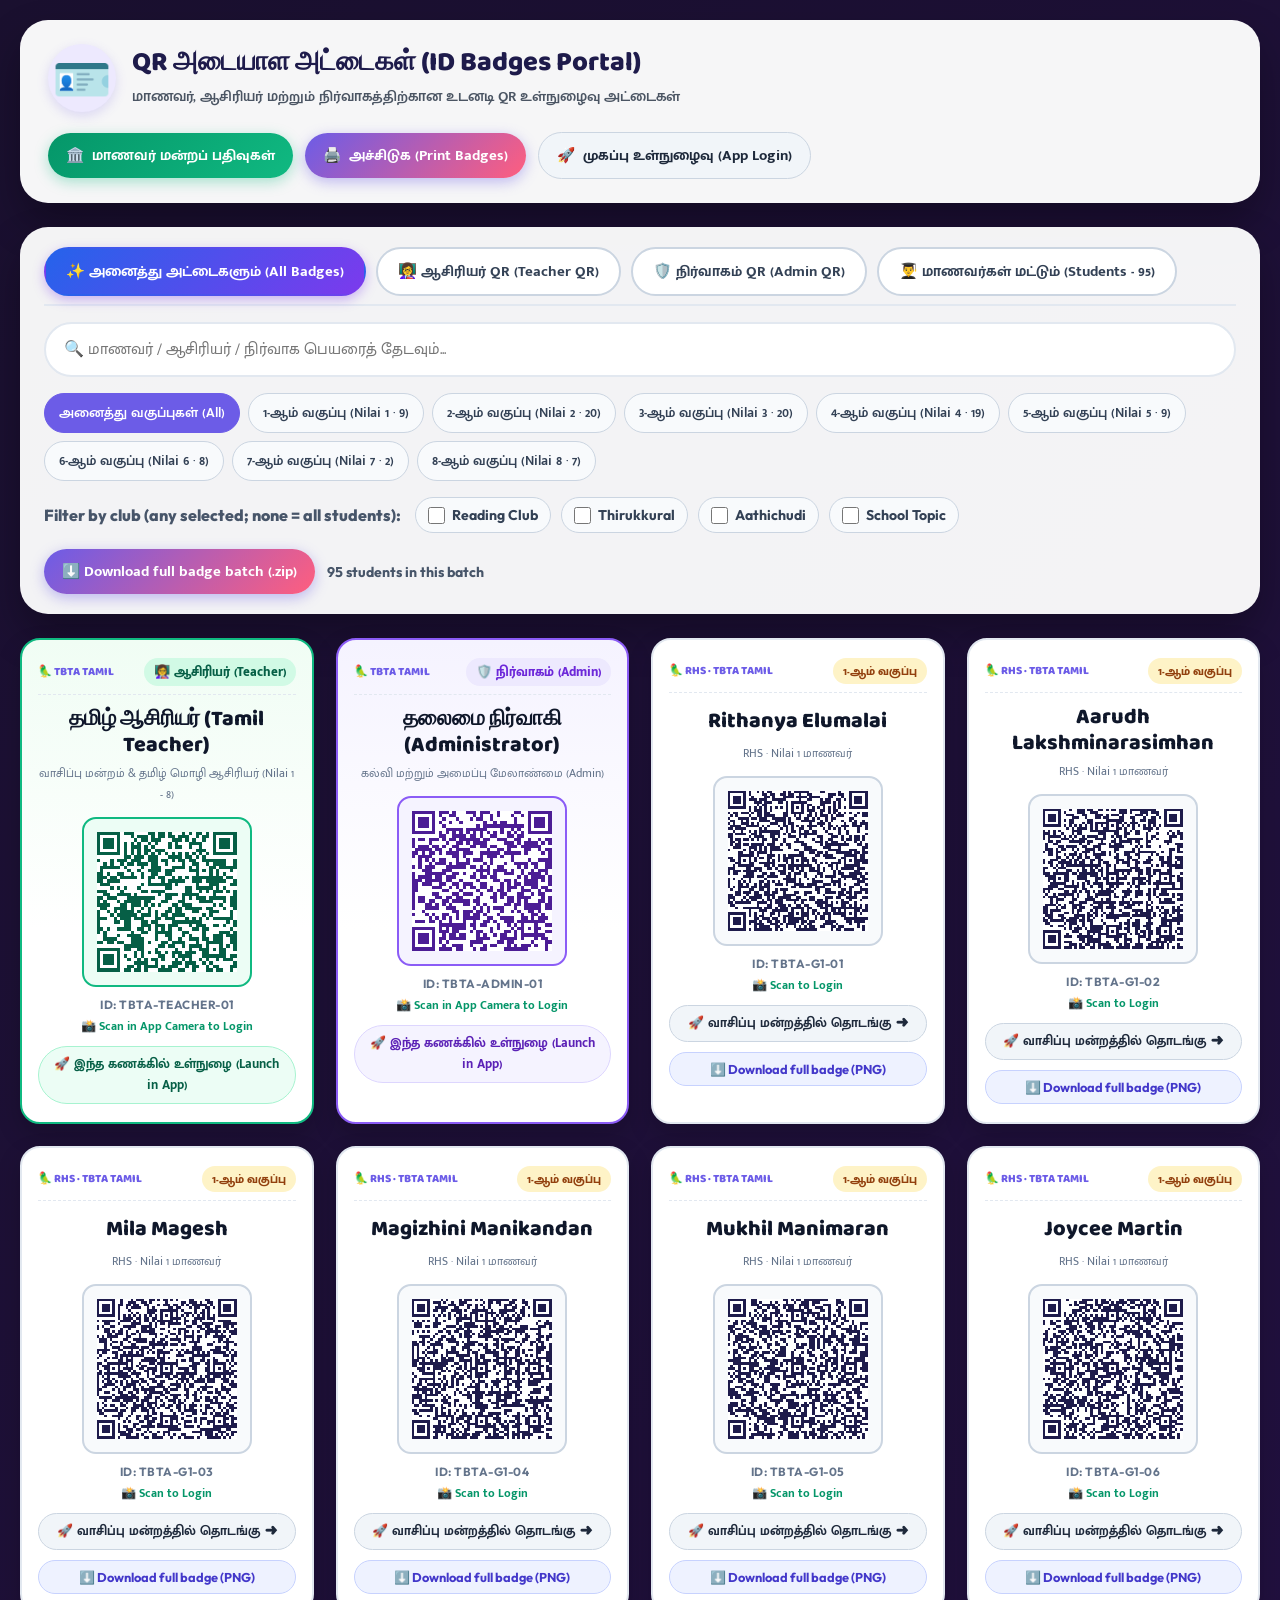
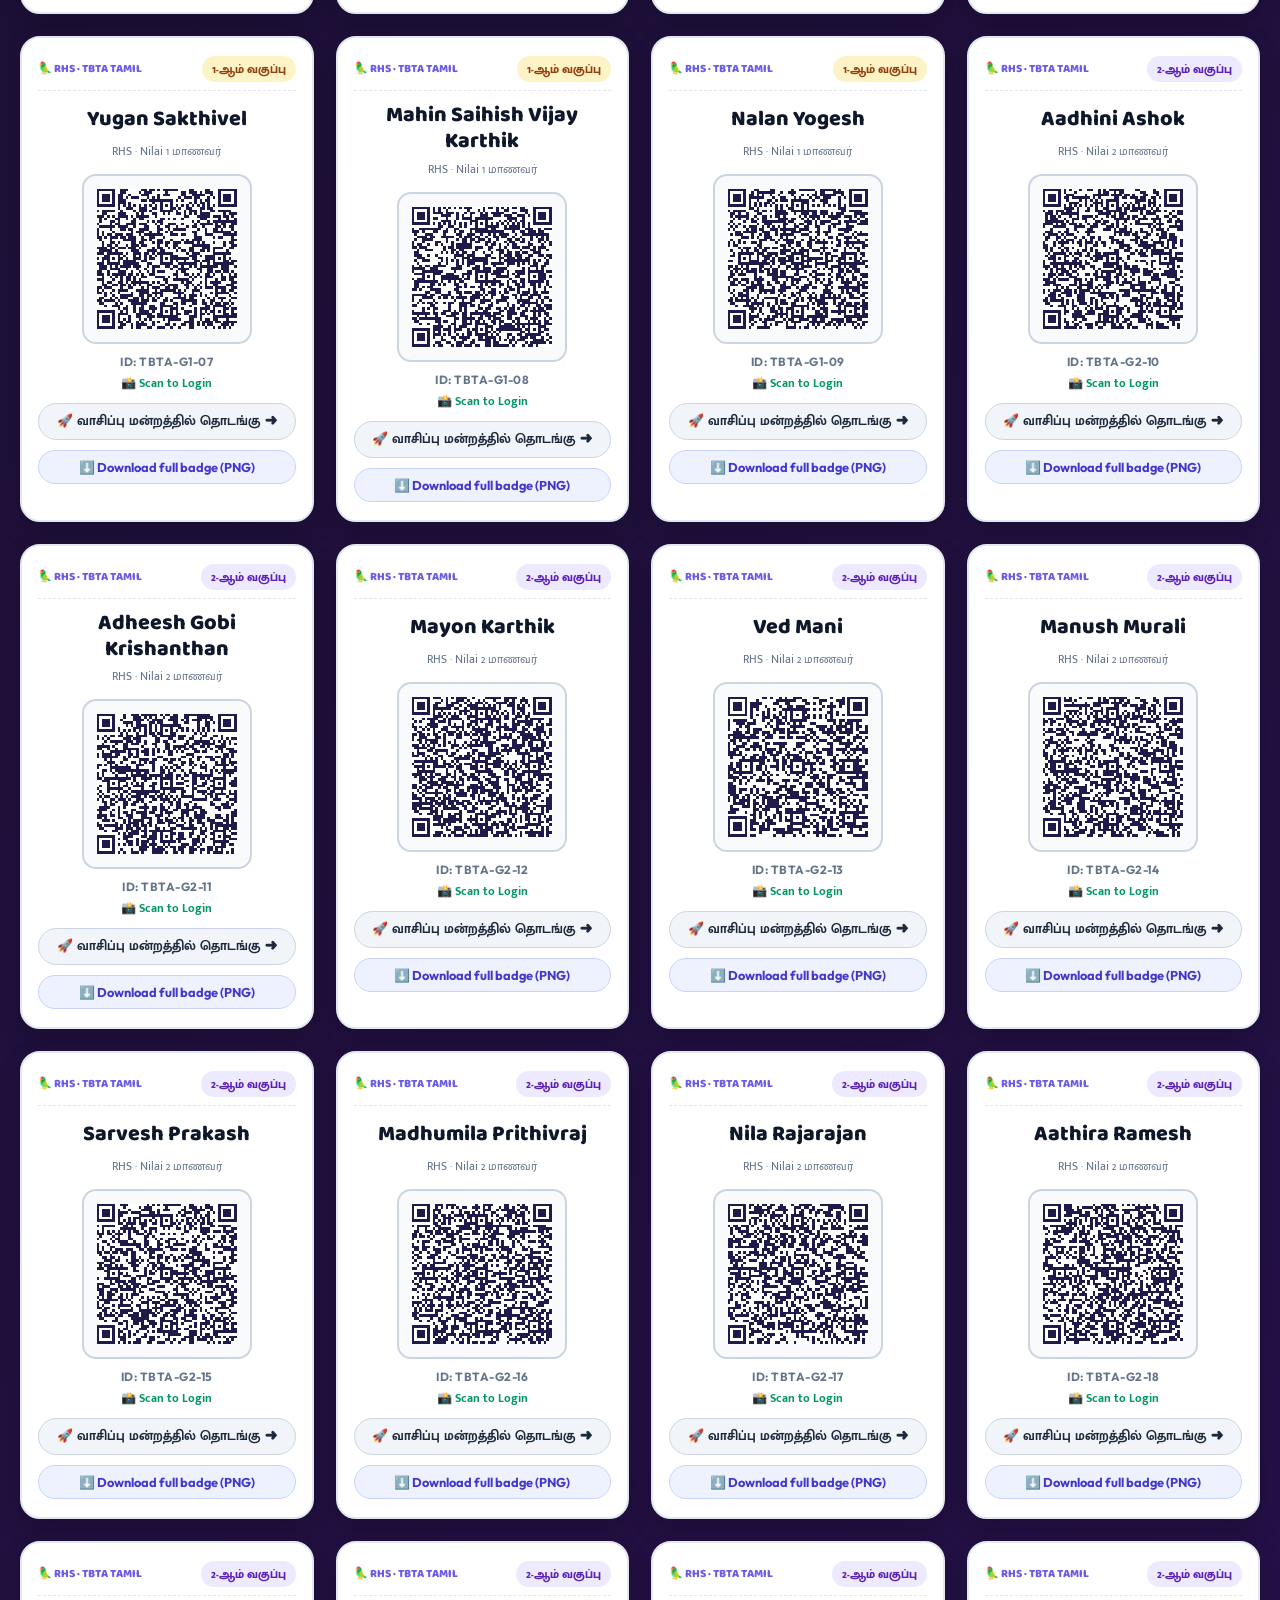
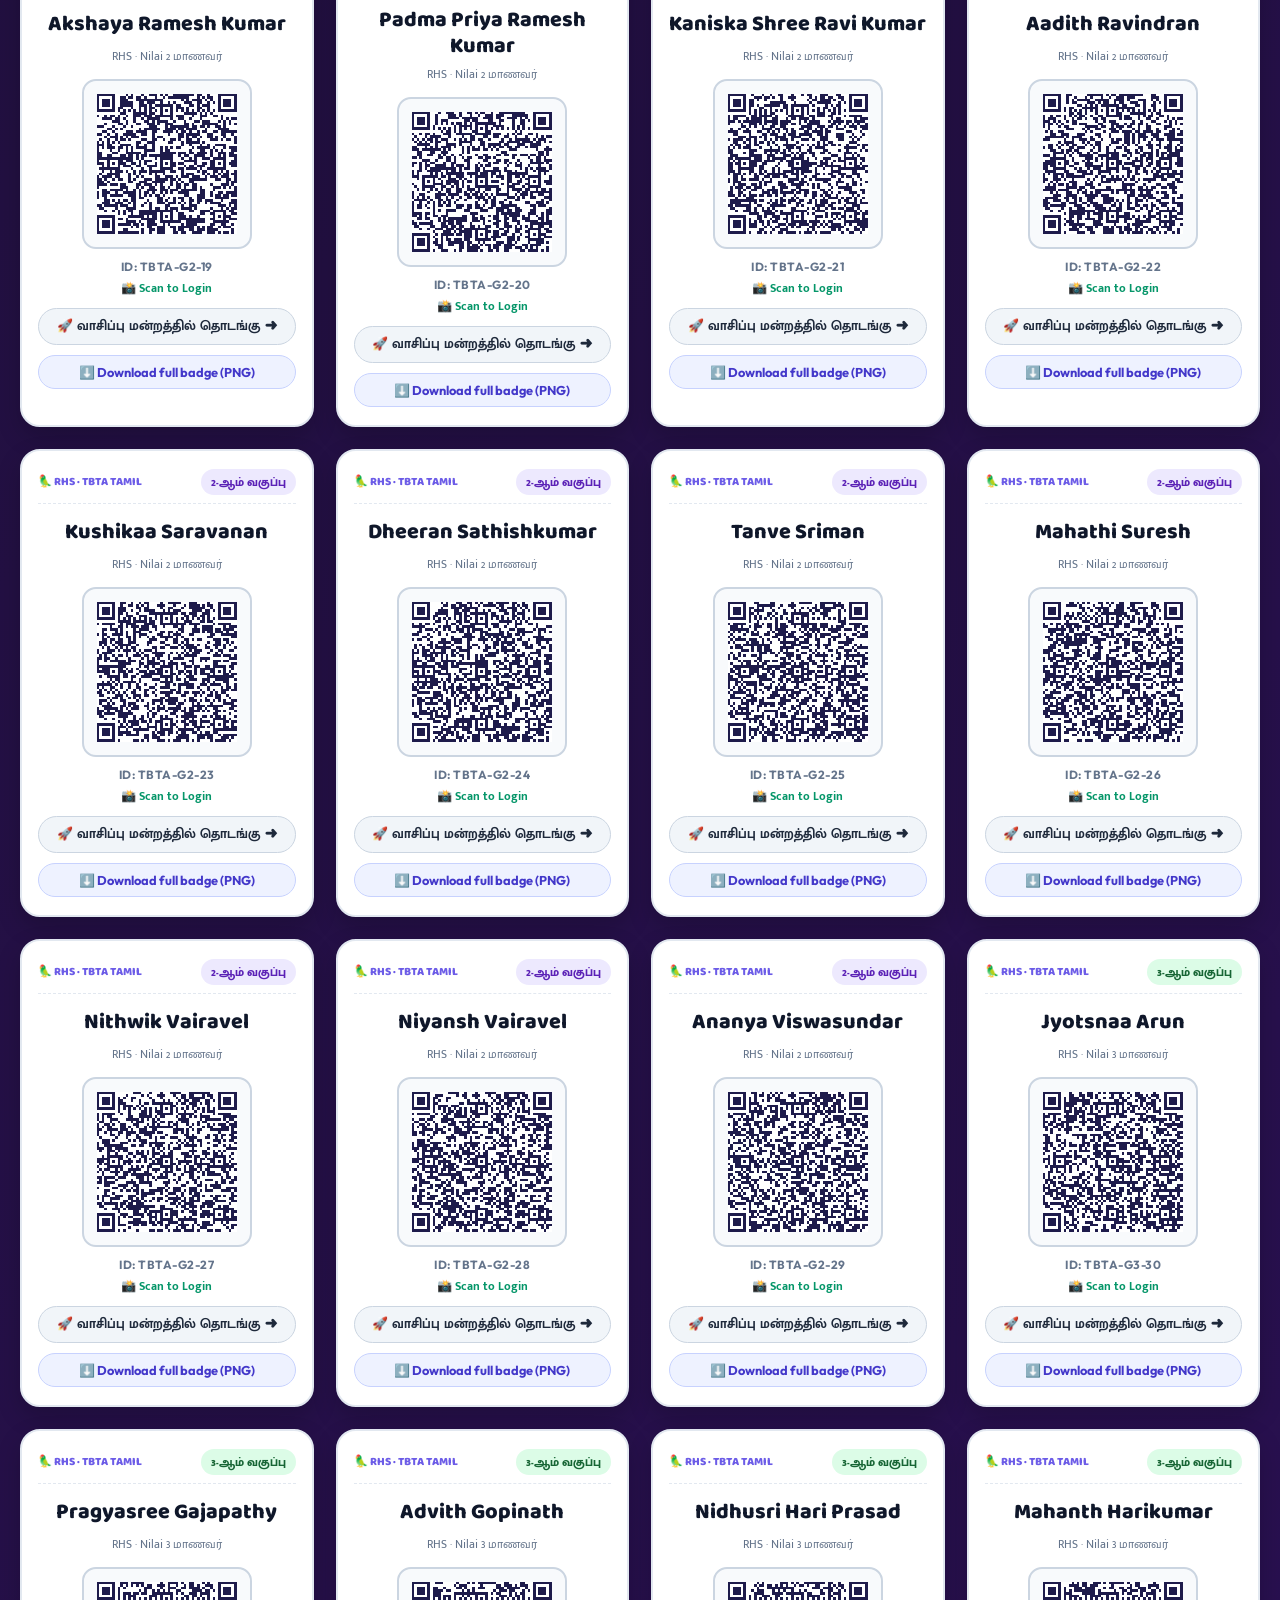
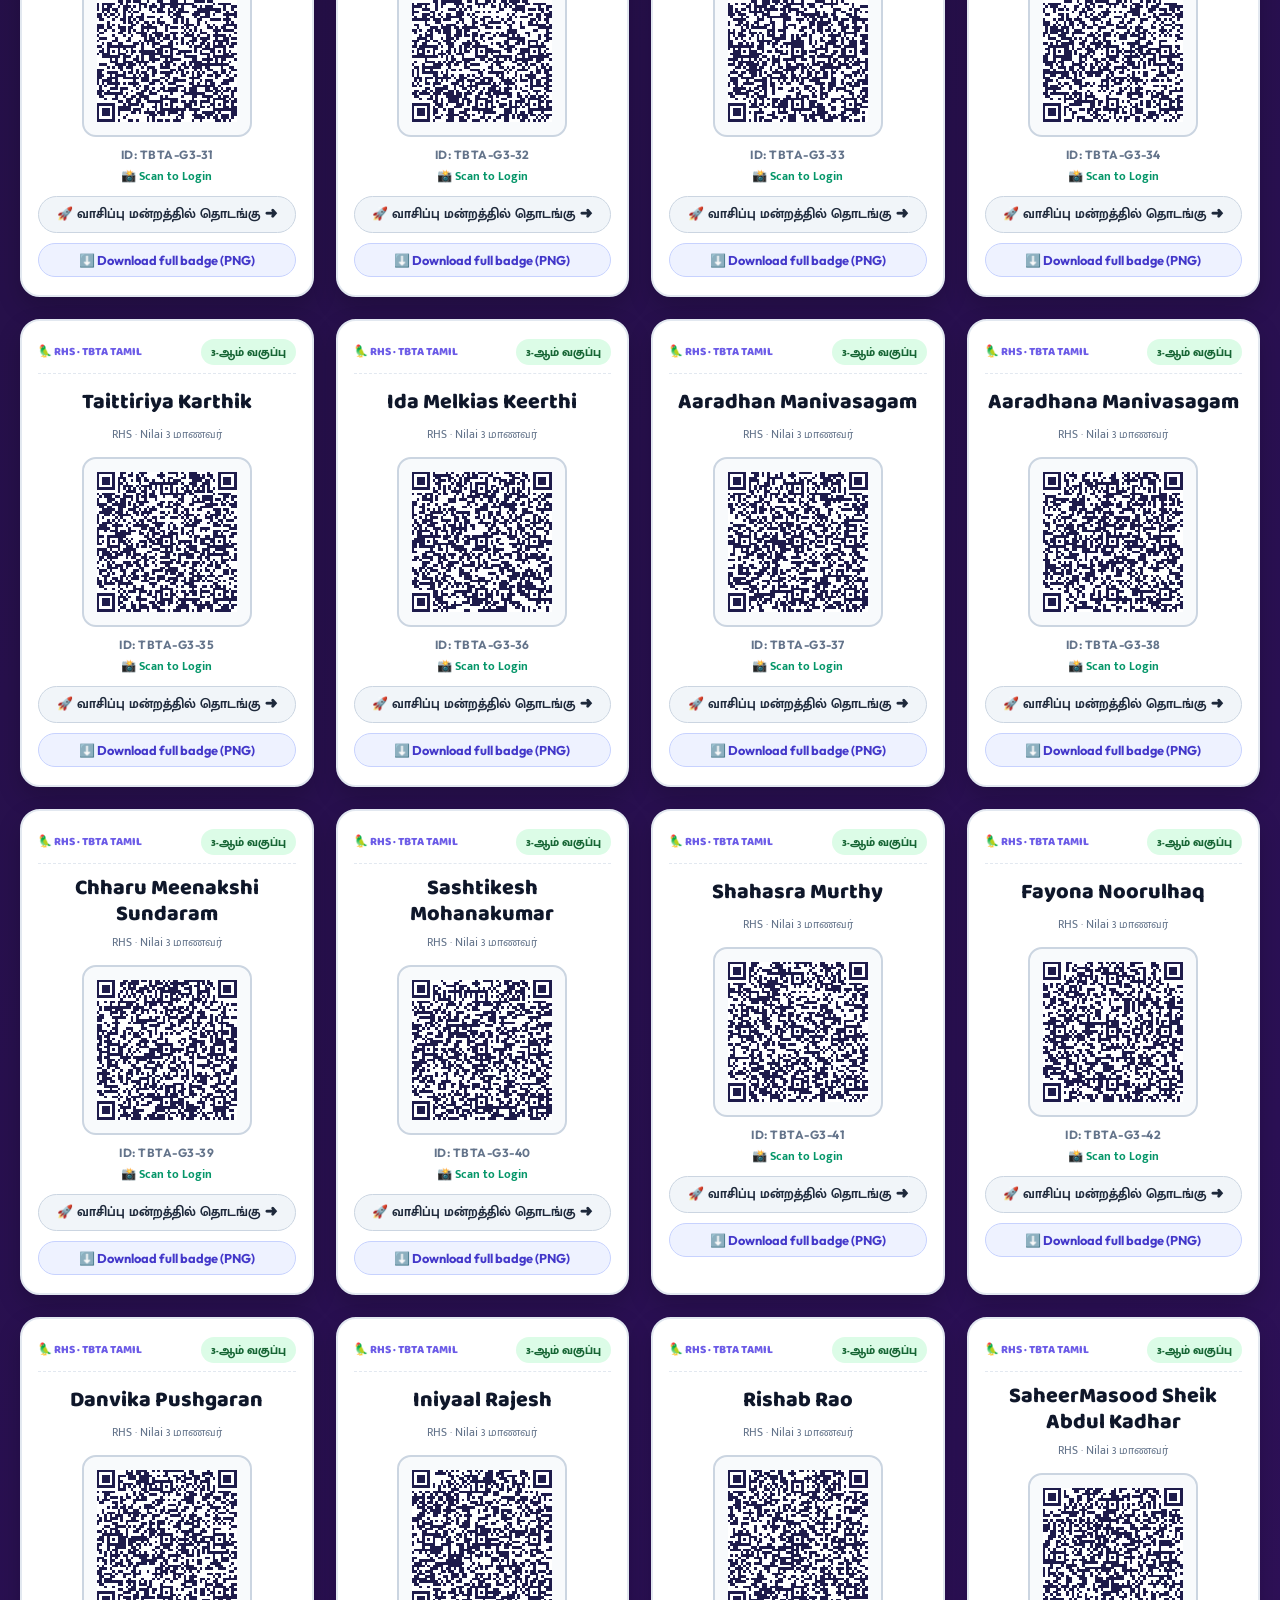
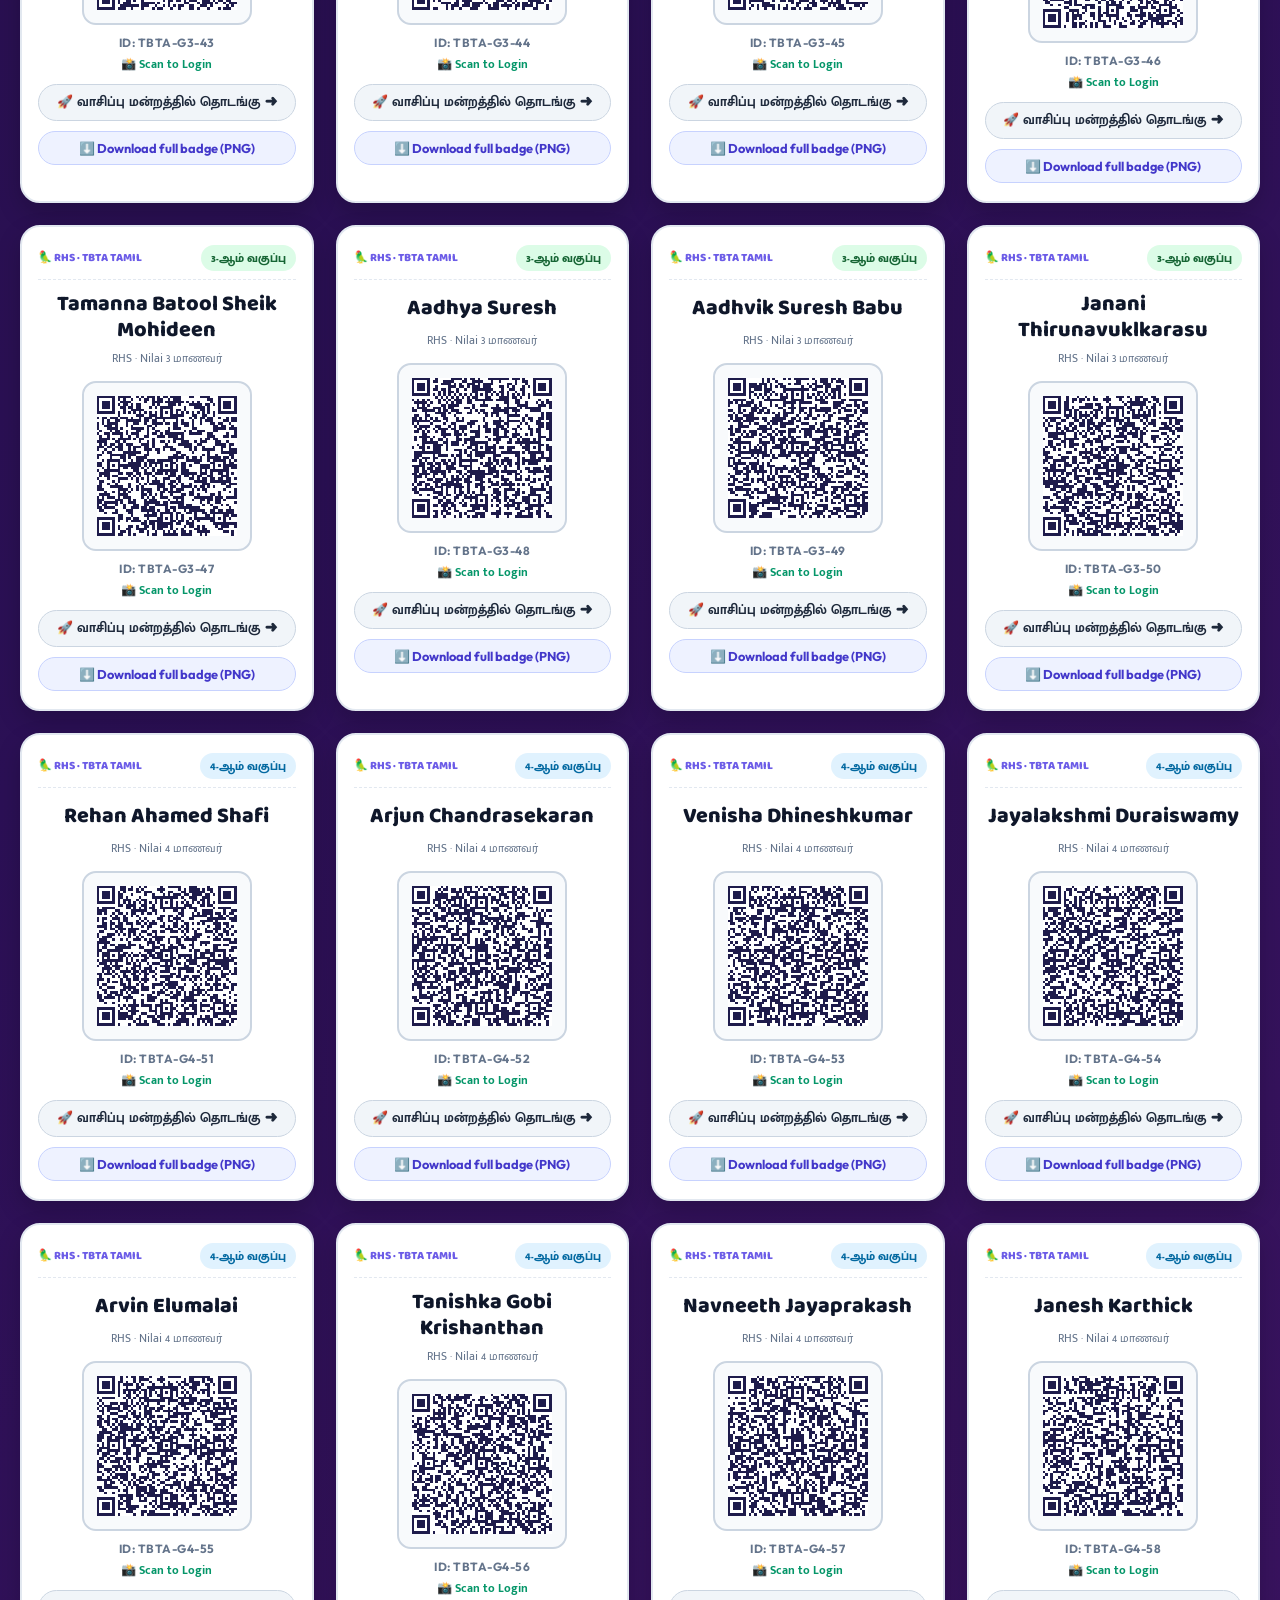
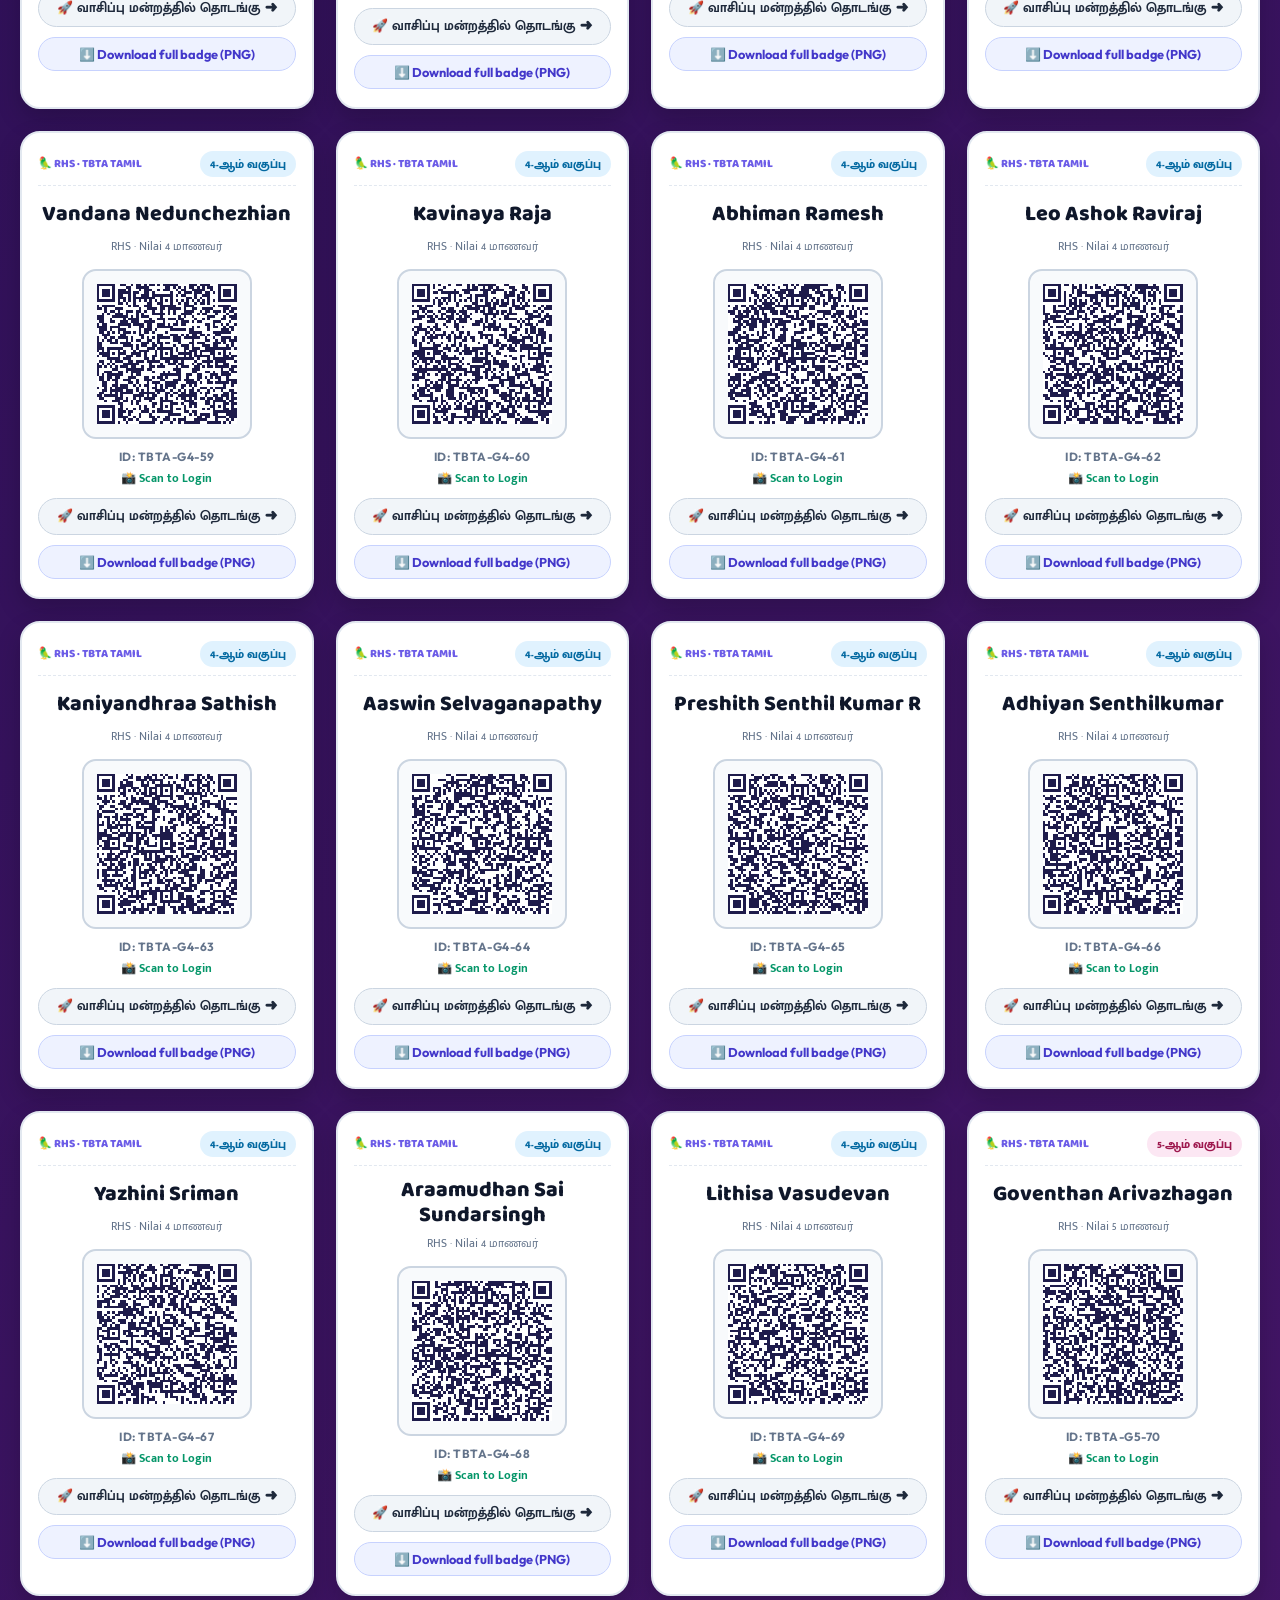
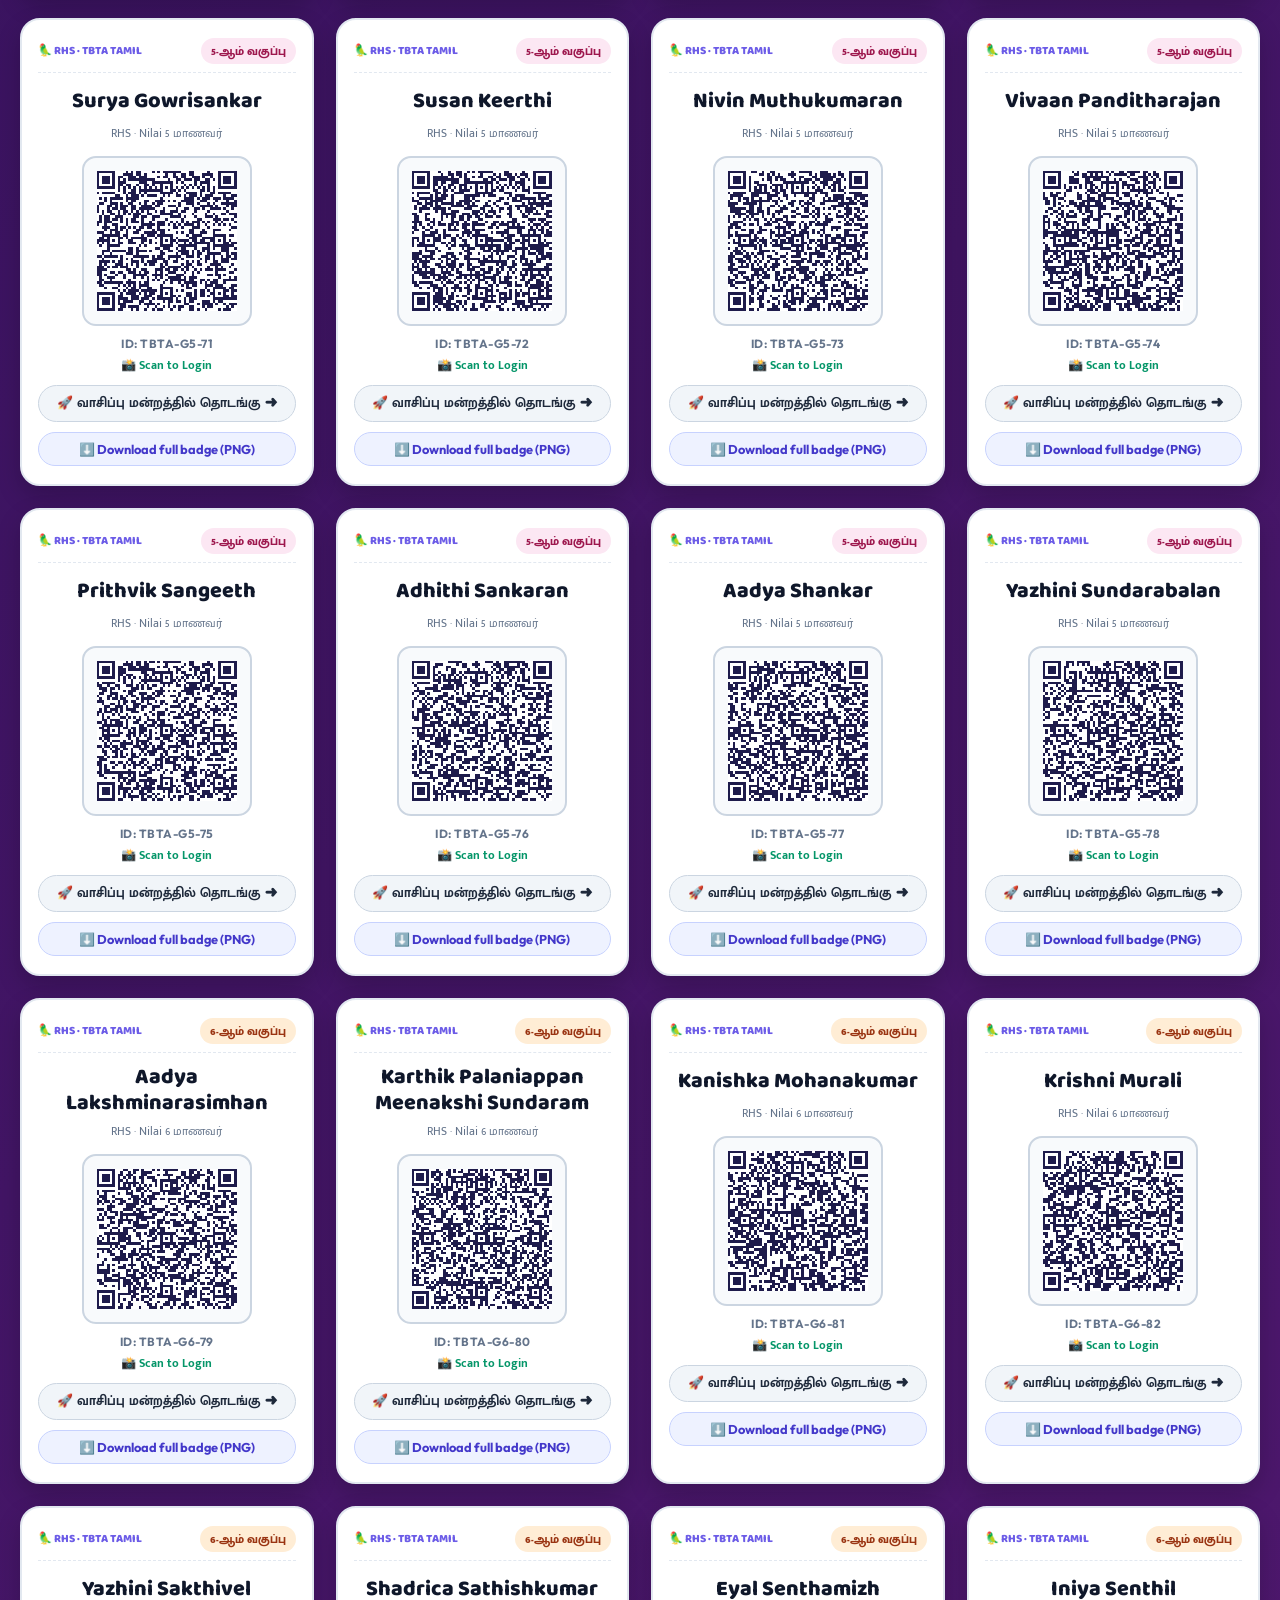
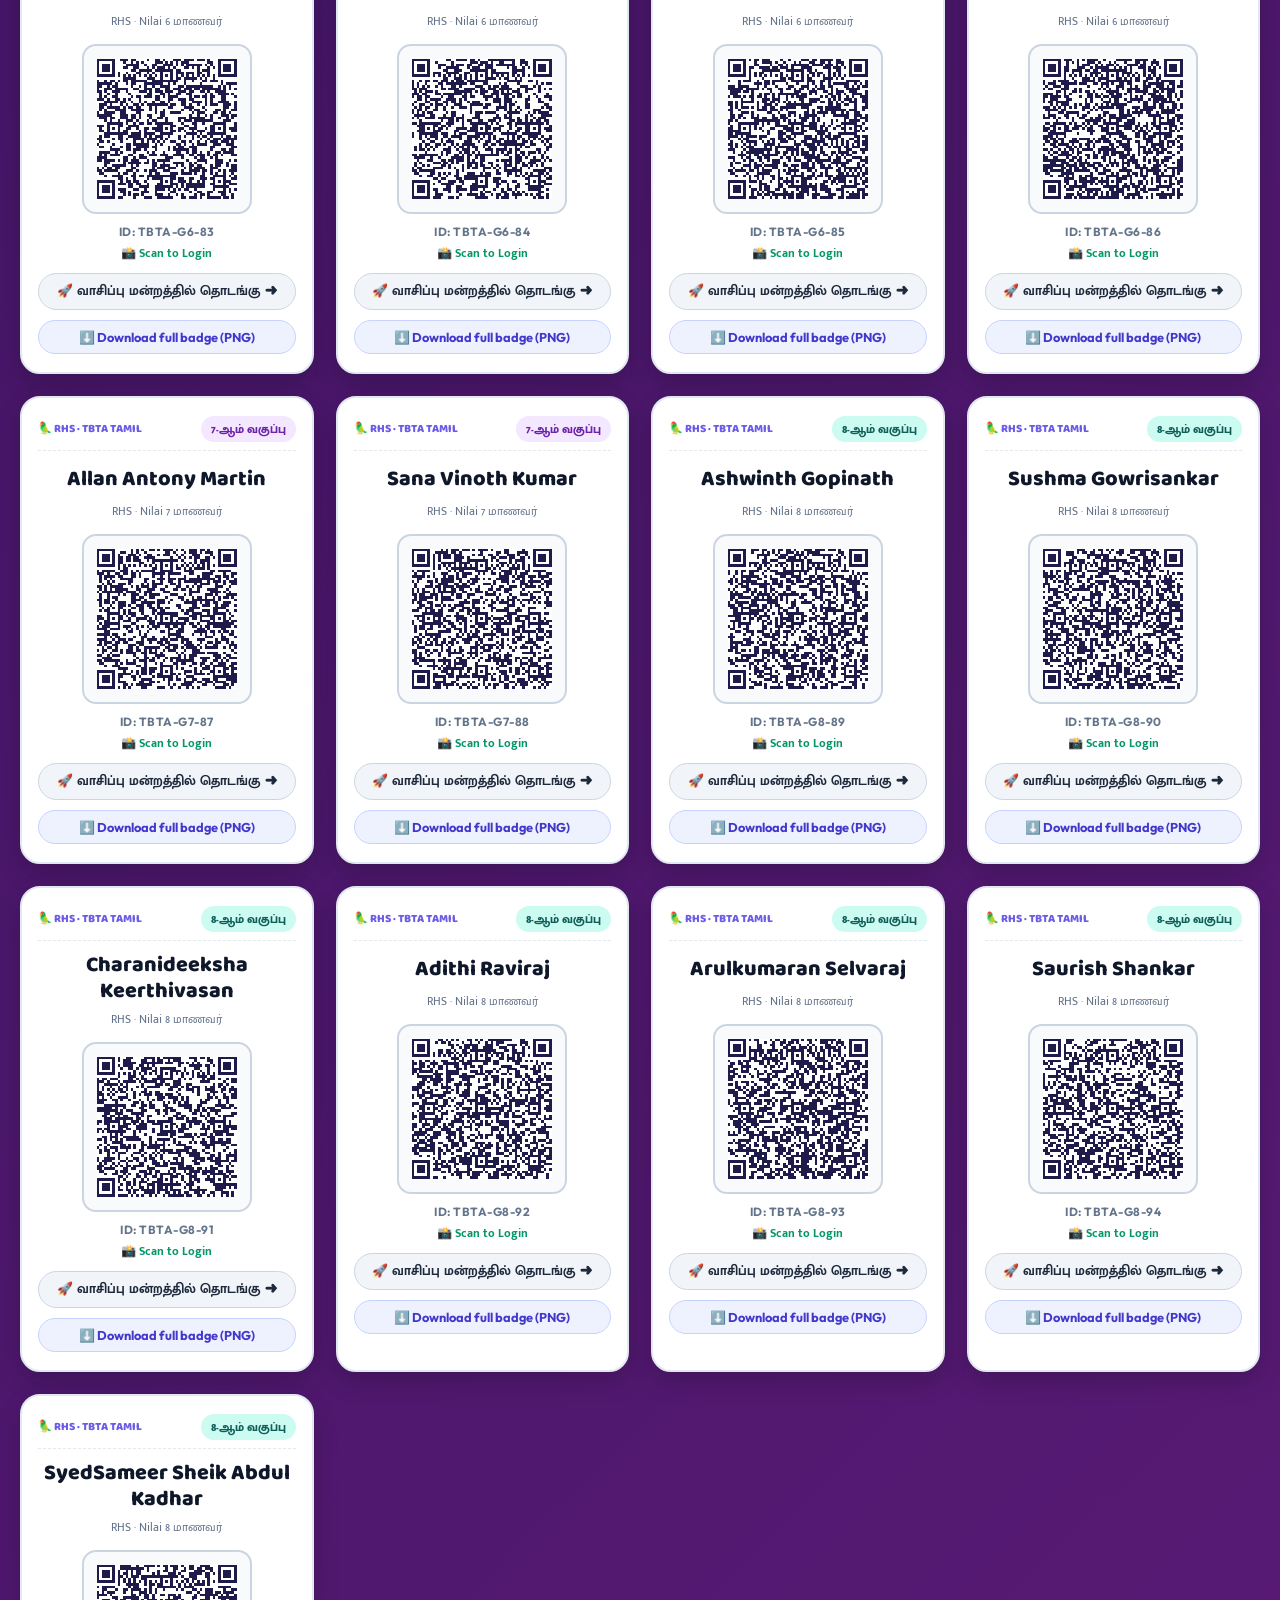
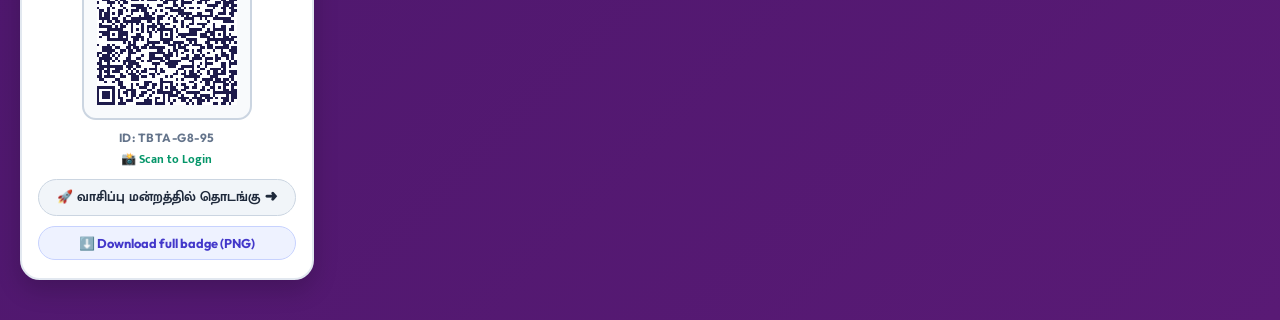
<file: students-qr.html>
<!DOCTYPE html>
<html lang="ta">
<head>
  <meta charset="UTF-8">
  <meta name="viewport" content="width=device-width, initial-scale=1.0">
  <title>QR அடையாள அட்டைகள் | Student, Teacher & Admin QR Badges - TBTA</title>
  <meta name="description" content="Printable and interactive QR Code Badges for Students, Teachers, and Admin across Nilai 1 to Nilai 8.">
  <meta name="theme-color" content="#2B1055">
  
  <link rel="stylesheet" href="css/style.css?v=20261004-qr-v2">
  <link rel="icon" href="data:image/svg+xml,<svg xmlns=%22http://www.w3.org/2000/svg%22 viewBox=%220 0 100 100%22><text y=%22.9em%22 font-size=%2290%22>🪪</text></svg>">

  <style>
    body {
      background: var(--bg-gradient);
      min-height: 100vh;
      color: var(--text-light);
      padding: 20px 16px 40px;
    }

    .qr-page-container {
      max-width: 1240px;
      margin: 0 auto;
      width: 100%;
    }

    .qr-header-card {
      background: rgba(255, 255, 255, 0.96);
      color: var(--text-dark);
      border-radius: var(--radius-lg);
      padding: 24px 28px;
      margin-bottom: 24px;
      box-shadow: var(--glass-shadow);
      display: flex;
      flex-wrap: wrap;
      align-items: center;
      justify-content: space-between;
      gap: 20px;
    }

    .qr-header-titles {
      display: flex;
      align-items: center;
      gap: 16px;
    }

    .qr-brand-logo {
      font-size: 3rem;
      background: #EDE9FE;
      width: 68px;
      height: 68px;
      border-radius: 50%;
      display: flex;
      align-items: center;
      justify-content: center;
      box-shadow: 0 4px 12px rgba(108, 92, 231, 0.2);
    }

    .qr-page-title {
      font-family: var(--font-kid);
      font-size: 1.7rem;
      font-weight: 800;
      color: #1E1B4B;
      line-height: 1.2;
    }

    .qr-page-sub {
      font-family: var(--font-tamil);
      font-size: 0.95rem;
      font-weight: 600;
      color: #4B5563;
      margin-top: 4px;
    }

    .qr-header-actions {
      display: flex;
      align-items: center;
      gap: 12px;
      flex-wrap: wrap;
    }

    .qr-btn {
      padding: 10px 18px;
      border-radius: var(--radius-full);
      border: none;
      font-family: var(--font-tamil);
      font-size: 0.92rem;
      font-weight: 700;
      cursor: pointer;
      display: inline-flex;
      align-items: center;
      gap: 8px;
      transition: all 0.2s cubic-bezier(0.175, 0.885, 0.32, 1.275);
      text-decoration: none;
    }

    .qr-btn.primary {
      background: linear-gradient(135deg, var(--secondary), var(--primary));
      color: #FFF;
      box-shadow: 0 4px 14px rgba(108, 92, 231, 0.4);
    }

    .qr-btn.secondary {
      background: #F1F5F9;
      color: #1E293B;
      border: 1px solid #CBD5E1;
    }

    .qr-btn:hover {
      transform: translateY(-2px);
    }

    /* Controls card */
    .qr-controls-card {
      background: rgba(255, 255, 255, 0.95);
      color: var(--text-dark);
      border-radius: var(--radius-lg);
      padding: 20px 24px;
      margin-bottom: 24px;
      box-shadow: var(--glass-shadow);
      display: flex;
      flex-direction: column;
      gap: 16px;
    }

    .qr-role-tabs {
      display: flex;
      flex-wrap: wrap;
      gap: 10px;
      padding-bottom: 8px;
      border-bottom: 2px solid #E2E8F0;
    }

    .role-tab-btn {
      padding: 10px 20px;
      border-radius: var(--radius-full);
      border: 2px solid #CBD5E1;
      background: #FFFFFF;
      color: #334155;
      font-family: var(--font-tamil);
      font-weight: 700;
      font-size: 0.95rem;
      cursor: pointer;
      display: inline-flex;
      align-items: center;
      gap: 8px;
      transition: all 0.2s ease;
    }

    .role-tab-btn.active {
      background: linear-gradient(135deg, #2563EB, #7C3AED);
      color: #FFFFFF;
      border-color: transparent;
      box-shadow: 0 4px 12px rgba(124, 58, 237, 0.35);
    }

    .role-tab-btn.teacher-tab.active {
      background: linear-gradient(135deg, #059669, #10B981);
      box-shadow: 0 4px 12px rgba(16, 185, 129, 0.4);
    }

    .role-tab-btn.admin-tab.active {
      background: linear-gradient(135deg, #7C3AED, #9333EA);
      box-shadow: 0 4px 12px rgba(147, 51, 234, 0.4);
    }

    .qr-search-row {
      display: flex;
      gap: 12px;
      align-items: center;
    }

    .qr-search-input {
      flex: 1;
      padding: 12px 18px;
      border-radius: var(--radius-full);
      border: 2px solid #E2E8F0;
      font-family: var(--font-tamil);
      font-size: 1rem;
      outline: none;
      transition: border-color 0.2s, box-shadow 0.2s;
    }

    .qr-search-input:focus {
      border-color: var(--secondary);
      box-shadow: 0 0 0 4px rgba(108, 92, 231, 0.15);
    }

    .qr-grade-tabs {
      display: flex;
      flex-wrap: wrap;
      gap: 8px;
    }

    .qr-club-filters {
      display: flex;
      flex-wrap: wrap;
      align-items: center;
      gap: 10px;
    }

    .qr-club-filter-title {
      color: #475569;
      font-weight: 800;
      margin-right: 4px;
    }

    .qr-club-filter {
      display: inline-flex;
      align-items: center;
      gap: 7px;
      padding: 8px 12px;
      border: 1px solid #CBD5E1;
      border-radius: var(--radius-full);
      background: #F8FAFC;
      color: #334155;
      font-size: .88rem;
      font-weight: 700;
      cursor: pointer;
    }

    .qr-club-filter input {
      width: 17px;
      height: 17px;
      accent-color: #6C5CE7;
    }

    .qr-batch-actions {
      display: flex;
      flex-wrap: wrap;
      align-items: center;
      gap: 12px;
    }

    .qr-batch-count {
      color: #475569;
      font-size: .88rem;
      font-weight: 700;
    }

    .badge-download-btn {
      margin-top: 8px;
      padding: 7px 12px;
      border: 1px solid #C7D2FE;
      border-radius: var(--radius-full);
      background: #EEF2FF;
      color: #4338CA;
      font: inherit;
      font-size: .8rem;
      font-weight: 700;
      cursor: pointer;
    }

    .badge-download-btn:hover {
      background: #E0E7FF;
    }

    .badge-card-download-btn {
      margin-top: 10px;
      width: 100%;
      padding: 8px 12px;
      border: 1px solid #C7D2FE;
      border-radius: var(--radius-full);
      background: #EEF2FF;
      color: #4338CA;
      font: inherit;
      font-size: .8rem;
      font-weight: 700;
      cursor: pointer;
    }

    .qr-batch-status {
      min-height: 1.2em;
      color: #475569;
      font-size: .85rem;
      font-weight: 700;
    }

    .grade-tab-btn {
      padding: 8px 14px;
      border-radius: var(--radius-full);
      border: 1px solid #CBD5E1;
      background: #F8FAFC;
      color: #334155;
      font-family: var(--font-tamil);
      font-weight: 600;
      font-size: 0.85rem;
      cursor: pointer;
      transition: all 0.2s ease;
    }

    .grade-tab-btn.active {
      background: var(--secondary);
      color: #FFF;
      border-color: var(--secondary);
    }

    /* Badges Grid */
    .qr-badges-grid {
      display: grid;
      grid-template-columns: repeat(auto-fill, minmax(280px, 1fr));
      gap: 22px;
    }

    /* Badge Card */
    .student-badge-card {
      background: #FFFFFF;
      color: #1E293B;
      border-radius: 20px;
      padding: 18px 16px;
      box-shadow: 0 10px 24px rgba(0,0,0,0.18);
      display: flex;
      flex-direction: column;
      align-items: center;
      text-align: center;
      position: relative;
      overflow: hidden;
      border: 2px solid #E2E8F0;
      transition: transform 0.2s, box-shadow 0.2s;
      page-break-inside: avoid;
    }

    .student-badge-card:hover {
      transform: translateY(-4px);
      box-shadow: 0 16px 32px rgba(0,0,0,0.28);
    }

    /* Distinct Staff Cards */
    .student-badge-card.card-teacher {
      border: 2.5px solid #10B981;
      background: linear-gradient(180deg, #F0FDF4 0%, #FFFFFF 60%);
    }

    .student-badge-card.card-admin {
      border: 2.5px solid #8B5CF6;
      background: linear-gradient(180deg, #F5F3FF 0%, #FFFFFF 60%);
    }

    .badge-top-strip {
      width: 100%;
      display: flex;
      align-items: center;
      justify-content: space-between;
      margin-bottom: 10px;
      padding-bottom: 8px;
      border-bottom: 1px dashed #E2E8F0;
    }

    .badge-school-tag {
      font-size: 0.72rem;
      font-weight: 800;
      color: #6C5CE7;
      display: flex;
      align-items: center;
      gap: 4px;
      font-family: var(--font-kid);
      text-transform: uppercase;
    }

    .badge-grade-pill {
      font-family: var(--font-tamil);
      font-size: 0.76rem;
      font-weight: 800;
      padding: 3px 10px;
      border-radius: var(--radius-full);
      background: #EDE9FE;
      color: #5B21B6;
    }

    .badge-grade-pill.pill-teacher {
      background: #D1FAE5;
      color: #065F46;
      font-size: 0.82rem;
    }

    .badge-grade-pill.pill-admin {
      background: #EDE9FE;
      color: #6D28D9;
      font-size: 0.82rem;
    }

    .badge-grade-pill.grade-1 { background: #FEF3C7; color: #92400E; }
    .badge-grade-pill.grade-2 { background: #EDE9FE; color: #5B21B6; }
    .badge-grade-pill.grade-3 { background: #DCFCE7; color: #166534; }
    .badge-grade-pill.grade-4 { background: #E0F2FE; color: #0369A1; }
    .badge-grade-pill.grade-5 { background: #FCE7F3; color: #9D174D; }
    .badge-grade-pill.grade-6 { background: #FFEDD5; color: #9A3412; }
    .badge-grade-pill.grade-7 { background: #F3E8FF; color: #6B21A8; }
    .badge-grade-pill.grade-8 { background: #CCFBF1; color: #115E59; }

    .badge-student-name {
      font-family: var(--font-kid);
      font-size: 1.35rem;
      font-weight: 800;
      color: #0F172A;
      line-height: 1.2;
      margin: 2px 0 4px;
      min-height: 34px;
      display: flex;
      align-items: center;
      justify-content: center;
    }

    .badge-sub-title {
      font-family: var(--font-tamil);
      font-size: 0.78rem;
      color: #64748B;
      margin-bottom: 8px;
    }

    .badge-qr-container {
      background: #F8FAFC;
      border: 2px solid #CBD5E1;
      border-radius: 14px;
      padding: 10px;
      margin: 4px 0 10px;
      display: flex;
      align-items: center;
      justify-content: center;
      width: 170px;
      height: 170px;
    }

    .card-teacher .badge-qr-container {
      border-color: #10B981;
      background: #ECFDF5;
    }

    .card-admin .badge-qr-container {
      border-color: #8B5CF6;
      background: #F5F3FF;
    }

    .badge-qr-container canvas, .badge-qr-container img {
      max-width: 150px;
      max-height: 150px;
      display: block;
    }

    .badge-id-tag {
      font-family: var(--font-main);
      font-size: 0.74rem;
      font-weight: 700;
      color: #64748B;
      letter-spacing: 0.5px;
    }

    .badge-scan-hint {
      font-family: var(--font-tamil);
      font-size: 0.76rem;
      color: #059669;
      font-weight: 700;
      margin-top: 4px;
    }

    .badge-quick-launch-btn {
      margin-top: 10px;
      width: 100%;
      padding: 7px 12px;
      border-radius: var(--radius-full);
      background: #F1F5F9;
      border: 1px solid #CBD5E1;
      color: #1E293B;
      font-size: 0.8rem;
      font-family: var(--font-tamil);
      font-weight: 700;
      cursor: pointer;
      text-decoration: none;
      display: inline-flex;
      align-items: center;
      justify-content: center;
      gap: 6px;
      transition: all 0.2s ease;
    }

    .badge-quick-launch-btn:hover {
      background: #E2E8F0;
      color: #0F172A;
    }

    .card-teacher .badge-quick-launch-btn {
      background: #ECFDF5;
      color: #065F46;
      border-color: #A7F3D0;
    }

    .card-admin .badge-quick-launch-btn {
      background: #F5F3FF;
      color: #5B21B6;
      border-color: #DDD6FE;
    }

    .no-results-box {
      grid-column: 1 / -1;
      background: rgba(255, 255, 255, 0.95);
      color: #1E293B;
      border-radius: var(--radius-lg);
      padding: 40px 20px;
      text-align: center;
    }

    /* Print Optimized Styling */
    @media print {
      body {
        background: #FFFFFF !important;
        color: #000000 !important;
        padding: 0 !important;
      }

      .bg-bubbles, #confetti-canvas, .qr-controls-card, .qr-header-actions, .badge-quick-launch-btn, .badge-download-btn, .badge-card-download-btn {
        display: none !important;
      }

      .qr-header-card {
        box-shadow: none !important;
        border: none !important;
        padding: 10px 0 !important;
        margin-bottom: 12px !important;
      }

      .qr-badges-grid {
        grid-template-columns: repeat(3, 1fr) !important;
        gap: 12px !important;
      }

      .student-badge-card {
        border: 1px dashed #64748B !important;
        box-shadow: none !important;
        padding: 12px !important;
        page-break-inside: avoid !important;
        break-inside: avoid !important;
      }

      .badge-qr-container {
        border-color: #94A3B8 !important;
      }
    }
  </style>
</head>
<body>
  <div class="qr-page-container">
    <!-- Top Header Card -->
    <header class="qr-header-card">
      <div class="qr-header-titles">
        <div class="qr-brand-logo">🪪</div>
        <div>
          <h1 class="qr-page-title">QR அடையாள அட்டைகள் (ID Badges Portal)</h1>
          <p class="qr-page-sub">மாணவர், ஆசிரியர் மற்றும் நிர்வாகத்திற்கான உடனடி QR உள்நுழைவு அட்டைகள்</p>
        </div>
      </div>
      <div class="qr-header-actions">
        <a href="clubs-management.html" class="qr-btn" style="background: linear-gradient(135deg, #059669, #10B981); color: #FFF; box-shadow: 0 4px 14px rgba(16, 185, 129, 0.35);">
          <span>🏛️</span> மாணவர் மன்றப் பதிவுகள்
        </a>
        <button class="qr-btn primary" id="print-badges-btn">
          <span>🖨️</span> அச்சிடுக (Print Badges)
        </button>
        <a href="index.html" class="qr-btn secondary">
          <span>🚀</span> முகப்பு உள்நுழைவு (App Login)
        </a>
      </div>
    </header>

    <!-- Filter & Search Controls -->
    <section class="qr-controls-card" aria-label="Student Filters">
      <!-- Main Category Tabs -->
      <div class="qr-role-tabs" id="qr-role-tabs">
        <button class="role-tab-btn active" data-role="all">✨ அனைத்து அட்டைகளும் (All Badges)</button>
        <button class="role-tab-btn teacher-tab" data-role="teacher">👩‍🏫 ஆசிரியர் QR (Teacher QR)</button>
        <button class="role-tab-btn admin-tab" data-role="admin">🛡️ நிர்வாகம் QR (Admin QR)</button>
        <button class="role-tab-btn" data-role="students" id="students-role-tab">👨‍🎓 மாணவர்கள் மட்டும்</button>
      </div>

      <div class="qr-search-row">
        <input type="text" id="qr-search-input" class="qr-search-input" placeholder="🔍 மாணவர் / ஆசிரியர் / நிர்வாக பெயரைத் தேடவும்..." aria-label="Search badge">
      </div>

      <div class="qr-grade-tabs" id="qr-grade-tabs">
        <button class="grade-tab-btn active" data-grade="all">அனைத்து வகுப்புகள் (All)</button>
        <button class="grade-tab-btn" data-grade="1">1-ஆம் வகுப்பு (Nilai 1 · 9)</button>
        <button class="grade-tab-btn" data-grade="2">2-ஆம் வகுப்பு (Nilai 2 · 20)</button>
        <button class="grade-tab-btn" data-grade="3">3-ஆம் வகுப்பு (Nilai 3 · 20)</button>
        <button class="grade-tab-btn" data-grade="4">4-ஆம் வகுப்பு (Nilai 4 · 19)</button>
        <button class="grade-tab-btn" data-grade="5">5-ஆம் வகுப்பு (Nilai 5 · 9)</button>
        <button class="grade-tab-btn" data-grade="6">6-ஆம் வகுப்பு (Nilai 6 · 8)</button>
        <button class="grade-tab-btn" data-grade="7">7-ஆம் வகுப்பு (Nilai 7 · 2)</button>
        <button class="grade-tab-btn" data-grade="8">8-ஆம் வகுப்பு (Nilai 8 · 7)</button>
      </div>

      <div class="qr-club-filters" id="qr-club-filters" role="group" aria-label="Filter students by club">
        <span class="qr-club-filter-title">Filter by club (any selected; none = all students):</span>
        <label class="qr-club-filter"><input type="checkbox" value="reading"> Reading Club</label>
        <label class="qr-club-filter"><input type="checkbox" value="thirukkural"> Thirukkural</label>
        <label class="qr-club-filter"><input type="checkbox" value="aathichudi"> Aathichudi</label>
        <label class="qr-club-filter"><input type="checkbox" value="school"> School Topic</label>
      </div>

      <div class="qr-batch-actions">
        <button class="qr-btn primary" id="download-qr-batch-btn" type="button">⬇️ Download full badge batch (.zip)</button>
        <span class="qr-batch-count" id="qr-batch-count" aria-live="polite"></span>
        <span class="qr-batch-status" id="qr-batch-status" role="status" aria-live="polite"></span>
      </div>
    </section>

    <!-- Badges Grid Container -->
    <main class="qr-badges-grid" id="qr-badges-grid">
      <div class="no-results-box">
        <h3>அடையாள அட்டைகளை ஏற்றுகிறது (Loading badges)...</h3>
      </div>
    </main>
  </div>

  <!-- QR Code Generation Script -->
  <script src="js/lib/qrcode.min.js"></script>
  <script>
    (function () {
      let allStudents = [];
      const CUSTOM_STUDENTS_KEY = "tbta_custom_students";
      let currentRoleTab = "all"; // 'all' | 'teacher' | 'admin' | 'students'
      let currentGradeFilter = "all";
      let currentSearchQuery = "";
      let currentStudentIdFilter = "";
      const SCHOOLS = ["FHS", "CHS", "RHS", "Online"];
      let studentEnrollments = {};

      const STAFF_BADGES = [
        {
          type: "TBTA_TEACHER",
          role: "teacher",
          fullName: "தமிழ் ஆசிரியர் (Tamil Teacher)",
          subtitle: "வாசிப்பு மன்றம் & தமிழ் மொழி ஆசிரியர் (Nilai 1 - 8)",
          pillText: "👩‍🏫 ஆசிரியர் (Teacher)",
          pillClass: "pill-teacher",
          cardClass: "card-teacher",
          id: "TBTA-TEACHER-01",
          loginUrl: "index.html#teacher",
          qrPayload: JSON.stringify({
            type: "TBTA_TEACHER",
            role: "teacher",
            name: "Tamil Teacher",
            id: "TBTA-TEACHER-01"
          })
        },
        {
          type: "TBTA_ADMIN",
          role: "admin",
          fullName: "தலைமை நிர்வாகி (Administrator)",
          subtitle: "கல்வி மற்றும் அமைப்பு மேலாண்மை (Admin)",
          pillText: "🛡️ நிர்வாகம் (Admin)",
          pillClass: "pill-admin",
          cardClass: "card-admin",
          id: "TBTA-ADMIN-01",
          loginUrl: "index.html#admin",
          qrPayload: JSON.stringify({
            type: "TBTA_ADMIN",
            role: "admin",
            name: "TBTA Administrator",
            id: "TBTA-ADMIN-01"
          })
        }
      ];

      const grid = document.getElementById("qr-badges-grid");
      const searchInput = document.getElementById("qr-search-input");
      const roleTabs = document.querySelectorAll(".role-tab-btn");
      const gradeTabs = document.querySelectorAll(".grade-tab-btn");
      const gradeTabsContainer = document.getElementById("qr-grade-tabs");
      const printBtn = document.getElementById("print-badges-btn");
      const clubFilters = document.getElementById("qr-club-filters");
      const batchButton = document.getElementById("download-qr-batch-btn");
      const batchCount = document.getElementById("qr-batch-count");
      const batchStatus = document.getElementById("qr-batch-status");

      function escapeHtml(value) {
        return String(value == null ? "" : value).replace(/[&<>'"]/g, char => ({
          "&": "&amp;", "<": "&lt;", ">": "&gt;", "'": "&#39;", '"': "&quot;"
        }[char]));
      }

      function getStudentKey(student) {
        return student.id || `${student.firstName}_${student.lastName}_G${student.grade}`;
      }

      function getStudentClubs(student) {
        const enrollment = studentEnrollments[getStudentKey(student)];
        return enrollment && Array.isArray(enrollment.clubs)
          ? enrollment.clubs
          : (Array.isArray(student.clubs) ? student.clubs : []);
      }

      function getSelectedClubs() {
        return [...clubFilters.querySelectorAll('input[type="checkbox"]:checked')].map(input => input.value);
      }

      function getVisibleStudents() {
        const selectedClubs = getSelectedClubs();
        return allStudents.filter(student => {
          const matchesGrade = currentGradeFilter === "all" || String(student.grade) === String(currentGradeFilter);
          const fullName = `${student.firstName} ${student.lastName}`.toLowerCase();
          const matchesSearch = !currentSearchQuery || fullName.includes(currentSearchQuery);
          const key = getStudentKey(student);
          const matchesStudent = !currentStudentIdFilter || key === currentStudentIdFilter;
          const matchesClubs = !selectedClubs.length || getStudentClubs(student).some(club => selectedClubs.includes(club));
          return matchesGrade && matchesSearch && matchesStudent && matchesClubs;
        });
      }

      function getStudentQrPayload(student) {
        const studentId = student.id || `TBTA-G${student.grade}-${String(allStudents.indexOf(student) + 1).padStart(2, "0")}`;
        return JSON.stringify({
          type: "TBTA_STUDENT",
          firstName: student.firstName,
          lastName: student.lastName,
          grade: student.grade,
          school: student.school || "RHS",
          id: studentId,
          clubs: getStudentClubs(student)
        });
      }

      function drawRoundedRect(context, x, y, width, height, radius, fill, stroke, lineWidth = 1) {
        context.beginPath();
        context.moveTo(x + radius, y);
        context.arcTo(x + width, y, x + width, y + height, radius);
        context.arcTo(x + width, y + height, x, y + height, radius);
        context.arcTo(x, y + height, x, y, radius);
        context.arcTo(x, y, x + width, y, radius);
        context.closePath();
        if (fill) {
          context.fillStyle = fill;
          context.fill();
        }
        if (stroke) {
          context.strokeStyle = stroke;
          context.lineWidth = lineWidth;
          context.stroke();
        }
      }

      function drawCenteredText(context, text, x, y, maxWidth, font, color) {
        context.font = font;
        context.fillStyle = color;
        context.textAlign = "center";
        context.textBaseline = "middle";
        let fittedFont = font;
        let size = Number(font.match(/(\d+)px/)?.[1] || 18);
        while (context.measureText(text).width > maxWidth && size > 13) {
          size -= 1;
          fittedFont = font.replace(/\d+px/, `${size}px`);
          context.font = fittedFont;
        }
        context.fillText(text, x, y, maxWidth);
      }

      async function getFullBadgePngBlob(student, card) {
        const canvas = card.querySelector(".badge-qr-container canvas");
        if (!canvas) throw new Error("Student QR code is not ready. Please try again.");

        const output = document.createElement("canvas");
        output.width = 840;
        output.height = 1280;
        const context = output.getContext("2d");
        if (!context) throw new Error("Your browser could not prepare the student badge image.");
        context.scale(2, 2);

        drawRoundedRect(context, 12, 12, 396, 616, 28, "#FFFFFF", "#E2E8F0", 2);
        context.font = '800 13px "Nunito", "Noto Sans Tamil", sans-serif';
        context.fillStyle = "#6C5CE7";
        context.textAlign = "left";
        context.textBaseline = "middle";
        context.fillText(`🦜 ${student.school || "RHS"} · TBTA TAMIL`, 36, 52, 200);

        drawRoundedRect(context, 264, 31, 120, 36, 18, "#DCFCE7");
        drawCenteredText(context, `${student.grade}-ஆம் வகுப்பு`, 324, 49, 108, '800 13px "Noto Sans Tamil", "Nunito", sans-serif', "#166534");

        context.beginPath();
        context.setLineDash([3, 4]);
        context.moveTo(36, 84);
        context.lineTo(384, 84);
        context.strokeStyle = "#CBD5E1";
        context.lineWidth = 1;
        context.stroke();
        context.setLineDash([]);

        drawCenteredText(context, `${student.firstName} ${student.lastName}`, 210, 117, 348, '800 25px "Nunito", "Noto Sans Tamil", sans-serif', "#0F172A");
        drawCenteredText(context, `${student.school || "RHS"} · Nilai ${student.grade} மாணவர்`, 210, 151, 348, '500 14px "Noto Sans Tamil", "Nunito", sans-serif', "#64748B");

        drawRoundedRect(context, 110, 178, 200, 200, 18, "#F8FAFC", "#CBD5E1", 2);
        context.drawImage(canvas, 128, 196, 164, 164);

        const studentId = student.id || `TBTA-G${student.grade}-${String(allStudents.indexOf(student) + 1).padStart(2, "0")}`;
        drawCenteredText(context, `ID: ${studentId}`, 210, 400, 348, '700 15px "Nunito", sans-serif', "#64748B");
        drawCenteredText(context, "📸 Scan to Login", 210, 430, 348, '700 14px "Nunito", "Noto Sans Tamil", sans-serif', "#059669");

        drawRoundedRect(context, 34, 453, 352, 48, 24, "#F1F5F9", "#CBD5E1");
        drawCenteredText(context, "🚀 வாசிப்பு மன்றத்தில் தொடங்கு ➜", 210, 477, 324, '700 15px "Noto Sans Tamil", "Nunito", sans-serif', "#1E293B");

        drawRoundedRect(context, 78, 516, 264, 42, 21, "#EEF2FF", "#C7D2FE");
        drawCenteredText(context, "⬇️ Download full badge (PNG)", 210, 537, 244, '700 13px "Nunito", sans-serif', "#4338CA");

        return new Promise((resolve, reject) => {
          output.toBlob(blob => blob ? resolve(blob) : reject(new Error("Could not export full student badge image.")), "image/png");
        });
      }

      function downloadBlob(blob, filename) {
        const url = URL.createObjectURL(blob);
        const link = document.createElement("a");
        link.href = url;
        link.download = filename;
        document.body.appendChild(link);
        link.click();
        link.remove();
        window.setTimeout(() => URL.revokeObjectURL(url), 1000);
      }

      function safeFileName(value) {
        return String(value).normalize("NFKD").replace(/[^\w.-]+/g, "_").replace(/^_+|_+$/g, "") || "student";
      }

      async function downloadStudentQr(studentId) {
        const card = [...grid.querySelectorAll(".student-badge-card[data-student-id]")]
          .find(element => element.dataset.studentId === studentId);
        if (!card) throw new Error("Student QR badge is not visible.");
        const student = allStudents.find(item => getStudentKey(item) === studentId);
        if (!student) throw new Error("Student details are unavailable.");
        const blob = await getFullBadgePngBlob(student, card);
        downloadBlob(blob, `${safeFileName(card.dataset.studentName)}_full_badge.png`);
      }

      function crc32(bytes) {
        let crc = 0xFFFFFFFF;
        for (const byte of bytes) {
          crc ^= byte;
          for (let bit = 0; bit < 8; bit += 1) {
            crc = (crc >>> 1) ^ ((crc & 1) ? 0xEDB88320 : 0);
          }
        }
        return (crc ^ 0xFFFFFFFF) >>> 0;
      }

      function createZip(files) {
        const encoder = new TextEncoder();
        const localParts = [];
        const centralParts = [];
        let offset = 0;
        const now = new Date();
        const dosTime = (now.getHours() << 11) | (now.getMinutes() << 5) | Math.floor(now.getSeconds() / 2);
        const dosDate = ((Math.max(1980, now.getFullYear()) - 1980) << 9) | ((now.getMonth() + 1) << 5) | now.getDate();

        files.forEach(file => {
          const nameBytes = encoder.encode(file.name);
          const data = new Uint8Array(file.data);
          const checksum = crc32(data);
          const localHeader = new Uint8Array(30 + nameBytes.length);
          const localView = new DataView(localHeader.buffer);
          localView.setUint32(0, 0x04034B50, true);
          localView.setUint16(4, 20, true);
          localView.setUint16(6, 0x0800, true);
          localView.setUint16(8, 0, true);
          localView.setUint16(10, dosTime, true);
          localView.setUint16(12, dosDate, true);
          localView.setUint32(14, checksum, true);
          localView.setUint32(18, data.length, true);
          localView.setUint32(22, data.length, true);
          localView.setUint16(26, nameBytes.length, true);
          localHeader.set(nameBytes, 30);
          localParts.push(localHeader, data);

          const centralHeader = new Uint8Array(46 + nameBytes.length);
          const centralView = new DataView(centralHeader.buffer);
          centralView.setUint32(0, 0x02014B50, true);
          centralView.setUint16(4, 20, true);
          centralView.setUint16(6, 20, true);
          centralView.setUint16(8, 0x0800, true);
          centralView.setUint16(10, 0, true);
          centralView.setUint16(12, dosTime, true);
          centralView.setUint16(14, dosDate, true);
          centralView.setUint32(16, checksum, true);
          centralView.setUint32(20, data.length, true);
          centralView.setUint32(24, data.length, true);
          centralView.setUint16(28, nameBytes.length, true);
          centralView.setUint32(42, offset, true);
          centralHeader.set(nameBytes, 46);
          centralParts.push(centralHeader);
          offset += localHeader.length + data.length;
        });

        const centralSize = centralParts.reduce((total, part) => total + part.length, 0);
        const endRecord = new Uint8Array(22);
        const endView = new DataView(endRecord.buffer);
        endView.setUint32(0, 0x06054B50, true);
        endView.setUint16(8, files.length, true);
        endView.setUint16(10, files.length, true);
        endView.setUint32(12, centralSize, true);
        endView.setUint32(16, offset, true);
        return new Blob([...localParts, ...centralParts, endRecord], { type: "application/zip" });
      }

      async function downloadFilteredBatch() {
        const students = getVisibleStudents();
        if (!students.length) return;
        batchButton.disabled = true;
        batchStatus.textContent = "Preparing QR batch…";
        try {
          const files = [];
          for (const student of students) {
            const studentKey = getStudentKey(student);
            const card = [...grid.querySelectorAll(".student-badge-card[data-student-id]")]
              .find(element => element.dataset.studentId === studentKey);
            if (!card) throw new Error(`QR badge is not ready for ${student.firstName} ${student.lastName}.`);
            const blob = await getFullBadgePngBlob(student, card);
            files.push({
              name: `${safeFileName(student.firstName)}_${safeFileName(student.lastName)}_G${student.grade}_${safeFileName(student.id || `Roster-${allStudents.indexOf(student) + 1}`)}_full_badge.png`,
              data: await blob.arrayBuffer()
            });
          }
          const zip = createZip(files);
          const clubPart = getSelectedClubs().length ? `_${getSelectedClubs().join("-")}` : "";
          const gradePart = currentGradeFilter === "all" ? "" : `_Grade-${currentGradeFilter}`;
          downloadBlob(zip, `student_QR_batch${clubPart}${gradePart}.zip`);
          batchStatus.textContent = `Downloaded ${files.length} full student badges.`;
        } catch (error) {
          console.error("Could not download QR batch:", error);
          batchStatus.textContent = error.message || "Could not download the QR batch.";
        } finally {
          batchButton.disabled = false;
        }
      }

      async function init() {
        try {
          const [res, enrollmentRes] = await Promise.all([
            fetch("data/students/roster.json"),
            fetch("data/students/club_enrollments.json").catch(() => null)
          ]);
          if (!res.ok) throw new Error(`Roster request failed (${res.status})`);
          const data = await res.json();
          let customStudents = [];
          try { customStudents = JSON.parse(localStorage.getItem(CUSTOM_STUDENTS_KEY) || "[]"); } catch (_) {}
          let removedStudents = new Set();
          try {
            const storedRemovedStudents = JSON.parse(localStorage.getItem("tbta_removed_students") || "[]");
            if (Array.isArray(storedRemovedStudents)) removedStudents = new Set(storedRemovedStudents.map(String));
          } catch (error) {
            console.error("Could not load removed-student records:", error);
          }
          let enrollments = {};
          try {
            const localEnrollments = localStorage.getItem("tbta_student_club_enrollments");
            enrollments = localEnrollments ? JSON.parse(localEnrollments) : enrollmentRes && enrollmentRes.ok ? await enrollmentRes.json() : {};
          } catch (_) {
            enrollments = enrollmentRes && enrollmentRes.ok ? await enrollmentRes.json() : {};
          }
          studentEnrollments = enrollments;
          allStudents = [...(Array.isArray(data.students) ? data.students : []), ...(Array.isArray(customStudents) ? customStudents : [])]
            .filter(student => !removedStudents.has(getStudentKey(student)))
            .map(student => {
            const key = student.id || `${student.firstName}_${student.lastName}_G${student.grade}`;
            const assignedSchool = enrollments[key] && enrollments[key].school;
            return {
              ...student,
              school: SCHOOLS.includes(assignedSchool) ? assignedSchool : (SCHOOLS.includes(student.school) ? student.school : "RHS")
            };
          });
          document.getElementById("students-role-tab").textContent = `👨‍🎓 மாணவர்கள் மட்டும் (Students - ${allStudents.length})`;
          renderBadges();
        } catch (err) {
          console.error("Failed to load roster:", err);
          allStudents = [];
          renderBadges();
        }

        searchInput.addEventListener("input", (e) => {
          currentSearchQuery = e.target.value.trim().toLowerCase();
          renderBadges();
        });

        roleTabs.forEach(tab => {
          tab.addEventListener("click", () => {
            roleTabs.forEach(t => t.classList.remove("active"));
            tab.classList.add("active");
            currentRoleTab = tab.getAttribute("data-role");

            // Show or hide grade tabs when viewing teacher or admin
            if (currentRoleTab === "teacher" || currentRoleTab === "admin") {
              gradeTabsContainer.style.display = "none";
              clubFilters.style.display = "none";
              batchButton.parentElement.style.display = "none";
            } else {
              gradeTabsContainer.style.display = "flex";
              clubFilters.style.display = "flex";
              batchButton.parentElement.style.display = "flex";
            }

            renderBadges();
          });
        });

        gradeTabs.forEach(tab => {
          tab.addEventListener("click", () => {
            gradeTabs.forEach(t => t.classList.remove("active"));
            tab.classList.add("active");
            currentGradeFilter = tab.getAttribute("data-grade");
            renderBadges();
          });
        });

        clubFilters.querySelectorAll('input[type="checkbox"]').forEach(input => {
          input.addEventListener("change", () => {
            if (getSelectedClubs().length) {
              const studentsTab = document.querySelector('.role-tab-btn[data-role="students"]');
              if (studentsTab && currentRoleTab !== "students") studentsTab.click();
            } else {
              renderBadges();
            }
          });
        });

        batchButton.addEventListener("click", downloadFilteredBatch);

        if (printBtn) {
          printBtn.addEventListener("click", () => window.print());
        }

        // Check URL hash for direct filter
        if (window.location.hash === "#teacher") {
          const tTab = document.querySelector('.role-tab-btn[data-role="teacher"]');
          if (tTab) tTab.click();
        } else if (window.location.hash === "#admin") {
          const aTab = document.querySelector('.role-tab-btn[data-role="admin"]');
          if (aTab) aTab.click();
        } else if (window.location.hash.startsWith("#student=")) {
          const studentKey = decodeURIComponent(window.location.hash.slice("#student=".length));
          const student = allStudents.find(s => (s.id || `${s.firstName}_${s.lastName}_G${s.grade}`) === studentKey);
          if (student) {
            currentRoleTab = "students";
            currentStudentIdFilter = student.id || `${student.firstName}_${student.lastName}_G${student.grade}`;
            currentGradeFilter = String(student.grade);
            gradeTabs.forEach(tab => {
              tab.classList.toggle("active", tab.getAttribute("data-grade") === currentGradeFilter);
            });
            document.querySelector('.role-tab-btn[data-role="students"]')?.click();
            currentSearchQuery = `${student.firstName} ${student.lastName}`.toLowerCase();
            searchInput.value = `${student.firstName} ${student.lastName}`;
            renderBadges();
          }
        }
      }

      function renderBadges() {
        grid.innerHTML = "";
        let itemsToRender = [];
        const selectedClubs = getSelectedClubs();

        // 1. Staff Badges
        if (currentRoleTab === "all" || currentRoleTab === "teacher" || currentRoleTab === "admin") {
          STAFF_BADGES.forEach(staff => {
            if (currentRoleTab === "teacher" && staff.role !== "teacher") return;
            if (currentRoleTab === "admin" && staff.role !== "admin") return;
            
            const matchSearch = !currentSearchQuery || 
              staff.fullName.toLowerCase().includes(currentSearchQuery) || 
              staff.id.toLowerCase().includes(currentSearchQuery) ||
              staff.role.toLowerCase().includes(currentSearchQuery);

            if (matchSearch) {
              itemsToRender.push({
                isStaff: true,
                staff
              });
            }
          });
        }

        // 2. Student Badges
        if (currentRoleTab === "all" || currentRoleTab === "students") {
          allStudents.forEach((student, index) => {
            const matchesGrade = (currentGradeFilter === "all" || String(student.grade) === String(currentGradeFilter));
            const fullName = `${student.firstName} ${student.lastName}`.toLowerCase();
            const matchesSearch = !currentSearchQuery || fullName.includes(currentSearchQuery);
            const studentKey = student.id || `${student.firstName}_${student.lastName}_G${student.grade}`;
            const matchesStudentId = !currentStudentIdFilter || studentKey === currentStudentIdFilter;
            const matchesClubs = !selectedClubs.length || getStudentClubs(student).some(club => selectedClubs.includes(club));

            if (matchesGrade && matchesSearch && matchesStudentId && matchesClubs) {
              itemsToRender.push({
                isStaff: false,
                student,
                index
              });
            }
          });
        }

        if (!itemsToRender.length) {
          batchCount.textContent = "0 students selected";
          batchButton.disabled = true;
          grid.innerHTML = `<div class="no-results-box"><h3>பொருத்தமான அடையாள அட்டைகள் எவையும் இல்லை (No badges found)</h3></div>`;
          return;
        }

        const visibleStudentCount = itemsToRender.filter(item => !item.isStaff).length;
        batchCount.textContent = `${visibleStudentCount} student${visibleStudentCount === 1 ? "" : "s"} in this batch`;
        batchButton.disabled = visibleStudentCount === 0;

        itemsToRender.forEach((item, idx) => {
          if (item.isStaff) {
            const staff = item.staff;
            const card = document.createElement("div");
            card.className = `student-badge-card ${staff.cardClass}`;
            const qrBoxId = `qr-box-staff-${staff.role}-${idx}`;

            card.innerHTML = `
              <div class="badge-top-strip">
                <span class="badge-school-tag">🦜 TBTA TAMIL</span>
                <span class="badge-grade-pill ${staff.pillClass}">${staff.pillText}</span>
              </div>
              <div class="badge-student-name">${staff.fullName}</div>
              <div class="badge-sub-title">${staff.subtitle}</div>
              <div class="badge-qr-container" id="${qrBoxId}"></div>
              <div class="badge-id-tag">ID: ${staff.id}</div>
              <div class="badge-scan-hint">📸 Scan in App Camera to Login</div>
              <a href="${staff.loginUrl}" class="badge-quick-launch-btn">🚀 இந்த கணக்கில் உள்நுழை (Launch in App)</a>
            `;

            grid.appendChild(card);

            const qrBox = card.querySelector(`#${qrBoxId}`);
            if (window.QRCode && qrBox) {
              new QRCode(qrBox, {
                text: staff.qrPayload,
                width: 140,
                height: 140,
                colorDark: staff.role === "teacher" ? "#065F46" : "#4C1D95",
                colorLight: "#FFFFFF",
                correctLevel: QRCode.CorrectLevel.M
              });
            }
          } else {
            const student = item.student;
            const fullName = `${student.firstName} ${student.lastName}`;
            const studentId = student.id || `TBTA-G${student.grade}-${String(item.index + 1).padStart(2, "0")}`;
            const qrBoxId = `qr-box-student-${student.grade}-${idx}`;

            const qrPayload = getStudentQrPayload(student);

            const card = document.createElement("div");
            card.className = "student-badge-card";
            card.dataset.studentId = getStudentKey(student);
            card.dataset.studentName = fullName;
            card.innerHTML = `
              <div class="badge-top-strip">
                <span class="badge-school-tag">🦜 ${escapeHtml(student.school || "RHS")} · TBTA TAMIL</span>
                <span class="badge-grade-pill grade-${student.grade}">${student.grade}-ஆம் வகுப்பு</span>
              </div>
              <div class="badge-student-name">${escapeHtml(fullName)}</div>
              <div class="badge-sub-title">${escapeHtml(student.school || "RHS")} · Nilai ${escapeHtml(student.grade)} மாணவர்</div>
              <div class="badge-qr-container" id="${qrBoxId}"></div>
              <div class="badge-id-tag">ID: ${studentId}</div>
              <div class="badge-scan-hint">📸 Scan to Login</div>
              <a href="index.html#student=${encodeURIComponent(student.id || `${student.firstName}_${student.lastName}_G${student.grade}`)}&first=${encodeURIComponent(student.firstName)}&last=${encodeURIComponent(student.lastName)}&grade=${encodeURIComponent(student.grade)}&school=${encodeURIComponent(student.school || "RHS")}&clubs=${encodeURIComponent(JSON.stringify((studentEnrollments[student.id || `${student.firstName}_${student.lastName}_G${student.grade}`] || {}).clubs || []))}&screen=reading-club&pdf=pdf-stage2-assign3" class="badge-quick-launch-btn">🚀 வாசிப்பு மன்றத்தில் தொடங்கு ➜</a>
              <button type="button" class="badge-card-download-btn" data-download-student="${escapeHtml(getStudentKey(student))}">⬇️ Download full badge (PNG)</button>
            `;

            grid.appendChild(card);

            const qrBox = card.querySelector(`#${qrBoxId}`);
            if (window.QRCode && qrBox) {
              new QRCode(qrBox, {
                text: qrPayload,
                width: 140,
                height: 140,
                colorDark: "#1E1B4B",
                colorLight: "#FFFFFF",
                correctLevel: QRCode.CorrectLevel.M
              });
            }
            card.querySelector(".badge-card-download-btn").addEventListener("click", async () => {
              batchStatus.textContent = "";
              try {
                await downloadStudentQr(getStudentKey(student));
                batchStatus.textContent = `Downloaded full badge for ${fullName}.`;
              } catch (error) {
                console.error("Could not download student QR:", error);
                batchStatus.textContent = error.message || "Could not download this QR code.";
              }
            });
          }
        });
      }

      document.addEventListener("DOMContentLoaded", init);
    })();
  </script>
</body>
</html>
</file>
<file: css/style.css>
/* 
 * Tamil-Translate-Kids - Modern Kid-Friendly Design System
 * Vibrant, Gamified, Responsive & Accessible for Ages 7-9
 */

@import url('https://fonts.googleapis.com/css2?family=Baloo+2:wght@500;600;700;800&family=Outfit:wght@400;500;600;700;800&family=Mukta+Malar:wght@400;600;700&display=swap');

:root {
  --primary: #FF5E7E;
  --primary-glow: rgba(255, 94, 126, 0.4);
  --secondary: #6C5CE7;
  --accent-yellow: #FFD166;
  --accent-green: #06D6A0;
  --accent-blue: #118AB2;
  --accent-orange: #FF9F1C;
  
  --bg-gradient: linear-gradient(135deg, #1A102F 0%, #2B1055 50%, #591A75 100%);
  --card-bg: rgba(255, 255, 255, 0.96);
  --glass-border: rgba(255, 255, 255, 0.2);
  --glass-shadow: 0 20px 40px rgba(0, 0, 0, 0.3);
  
  --text-dark: #2D3436;
  --text-light: #F8F9FA;
  --text-muted: #636E72;
  
  --radius-sm: 12px;
  --radius-md: 20px;
  --radius-lg: 28px;
  --radius-full: 9999px;
  
  --font-main: 'Outfit', sans-serif;
  --font-kid: 'Baloo 2', cursive, sans-serif;
  --font-tamil: 'Mukta Malar', sans-serif;
}

* {
  box-sizing: border-box;
  margin: 0;
  padding: 0;
  -webkit-tap-highlight-color: transparent;
  user-select: none;
}

body {
  font-family: var(--font-main);
  background: var(--bg-gradient);
  color: var(--text-light);
  min-height: 100vh;
  display: flex;
  flex-direction: column;
  align-items: center;
  overflow-x: hidden;
  position: relative;
}

/* Background floating decorations */
.bg-bubbles {
  position: fixed;
  top: 0;
  left: 0;
  width: 100vw;
  height: 100vh;
  pointer-events: none;
  z-index: 0;
  overflow: hidden;
}

.bubble {
  position: absolute;
  border-radius: 50%;
  filter: blur(40px);
  opacity: 0.25;
  animation: floatBubble 12s infinite alternate ease-in-out;
}

.bubble-1 {
  width: 300px;
  height: 300px;
  background: #FF5E7E;
  top: -50px;
  left: -50px;
}

.bubble-2 {
  width: 350px;
  height: 350px;
  background: #6C5CE7;
  bottom: -50px;
  right: -50px;
  animation-delay: -5s;
}

.bubble-3 {
  width: 250px;
  height: 250px;
  background: #06D6A0;
  top: 40%;
  left: 60%;
  animation-delay: -8s;
}

@keyframes floatBubble {
  0% { transform: translate(0, 0) scale(1); }
  100% { transform: translate(30px, 40px) scale(1.15); }
}

/* App Container - Responsive Full Screen View */
.app-container {
  width: 100%;
  max-width: 1200px;
  min-height: 100vh;
  padding: 18px 24px 36px;
  display: flex;
  flex-direction: column;
  position: relative;
  z-index: 1;
  margin: 0 auto;
}

/* Top App Header */
.app-header {
  display: flex;
  align-items: center;
  justify-content: space-between;
  margin-bottom: 16px;
}

.brand-box {
  display: flex;
  align-items: center;
  gap: 10px;
  cursor: pointer;
  padding: 4px 8px;
  border-radius: var(--radius-md);
  transition: all 0.2s cubic-bezier(0.175, 0.885, 0.32, 1.275);
}

.brand-box:hover {
  background: rgba(255, 255, 255, 0.12);
  transform: translateY(-2px);
}

.brand-icon {
  font-size: 2.2rem;
  filter: drop-shadow(0 4px 8px rgba(0,0,0,0.2));
  animation: bounceSoft 2.5s infinite ease-in-out;
}

@keyframes bounceSoft {
  0%, 100% { transform: translateY(0); }
  50% { transform: translateY(-4px); }
}

.brand-title {
  font-family: var(--font-kid);
  font-size: 1.35rem;
  font-weight: 800;
  line-height: 1.15;
  color: #FFF;
  text-shadow: 0 2px 4px rgba(0,0,0,0.3);
}

.brand-title span {
  display: block;
  font-size: 0.8rem;
  color: var(--accent-yellow);
  font-weight: 600;
}

.score-badge {
  background: rgba(255, 255, 255, 0.15);
  backdrop-filter: blur(10px);
  border: 1px solid var(--glass-border);
  padding: 6px 14px;
  border-radius: var(--radius-full);
  display: flex;
  align-items: center;
  gap: 6px;
  font-weight: 700;
  font-size: 0.95rem;
  box-shadow: 0 4px 12px rgba(0,0,0,0.15);
}

.star-icon {
  color: var(--accent-yellow);
  font-size: 1.2rem;
}

.header-right-tools { display: flex; align-items: center; gap: 8px; }
.header-logout-btn { border: 1px solid var(--glass-border); border-radius: var(--radius-full); padding: 6px 10px; background: rgba(255,255,255,.12); color: #fff; font: 700 .78rem var(--font-main); cursor: pointer; }
.header-logout-btn:hover { background: rgba(255,255,255,.24); }

/* Multi-screen Management */
.screen {
  display: none;
  flex: 1;
  flex-direction: column;
  width: 100%;
  animation: screenFadeIn 0.35s cubic-bezier(0.175, 0.885, 0.32, 1.275);
}

.screen.active {
  display: flex;
}

/* Login and local learning records */
.login-layout-wrapper {
  display: grid;
  grid-template-columns: 1.15fr 1fr;
  gap: 28px;
  align-items: stretch;
  max-width: 1060px;
  margin: 10px auto 0;
  width: 100%;
}

.login-hero-card {
  background: rgba(255, 255, 255, 0.14);
  backdrop-filter: blur(14px);
  border: 1px solid var(--glass-border);
  border-radius: var(--radius-lg);
  padding: 32px 28px;
  color: #fff;
  display: flex;
  flex-direction: column;
  justify-content: space-between;
  box-shadow: 0 20px 40px rgba(0, 0, 0, 0.25);
}

.hero-badge-row {
  display: flex;
  align-items: center;
  gap: 10px;
  margin-bottom: 14px;
}

.hero-pill {
  background: linear-gradient(135deg, var(--accent-yellow), var(--accent-orange));
  color: #1e293b;
  font-weight: 800;
  font-size: 0.82rem;
  padding: 5px 12px;
  border-radius: var(--radius-full);
  display: inline-block;
}

.login-hero-title {
  font-family: var(--font-kid);
  font-size: 2.1rem;
  font-weight: 800;
  line-height: 1.2;
  margin-bottom: 8px;
  color: #fff;
  text-shadow: 0 2px 8px rgba(0, 0, 0, 0.3);
}

.login-hero-sub {
  font-family: var(--font-tamil);
  font-size: 1.05rem;
  color: rgba(255, 255, 255, 0.9);
  line-height: 1.5;
  margin-bottom: 24px;
}

.hero-features-list {
  display: grid;
  gap: 12px;
  margin-top: auto;
}

.hero-feature-item {
  display: flex;
  align-items: center;
  gap: 14px;
  background: rgba(255, 255, 255, 0.12);
  border: 1px solid rgba(255, 255, 255, 0.18);
  border-radius: var(--radius-md);
  padding: 12px 16px;
  backdrop-filter: blur(8px);
}

.hero-feature-item .feature-icon {
  font-size: 1.8rem;
  flex-shrink: 0;
}

.hero-feature-item strong {
  display: block;
  font-size: 0.98rem;
  color: #fff;
  font-family: var(--font-tamil);
}

.hero-feature-item small {
  font-size: 0.78rem;
  color: rgba(255, 255, 255, 0.85);
}

.login-card, .admin-card {
  padding: 32px 28px;
  border-radius: var(--radius-lg);
  background: var(--card-bg);
  color: var(--text-dark);
  box-shadow: 0 20px 45px rgba(0, 0, 0, 0.3);
}

.login-card {
  margin: 0;
  text-align: left;
  display: flex;
  flex-direction: column;
  justify-content: center;
}

.login-mark {
  width: 58px;
  height: 58px;
  margin: 0 0 14px;
  border-radius: 16px;
  display: grid;
  place-items: center;
  color: #fff;
  font: 800 1.25rem var(--font-tamil);
  background: linear-gradient(135deg, var(--primary), var(--secondary));
  box-shadow: 0 6px 16px rgba(255, 94, 126, 0.35);
}

.login-card-title {
  font-family: var(--font-kid);
  font-size: 1.65rem;
  color: #1e293b;
  margin-bottom: 4px;
}

.login-card-sub {
  font-family: var(--font-tamil);
  font-size: 0.92rem;
  color: var(--text-muted);
  margin-bottom: 18px;
}

.role-picker { display: grid; grid-template-columns: 1fr 1fr; gap: 10px; margin: 0 0 18px; padding: 0; border: 0; }
.role-picker legend { width: 100%; margin-bottom: 8px; font-weight: 700; text-align: left; }
.role-picker label { padding: 12px; border: 1px solid #dbe3ef; border-radius: var(--radius-sm); cursor: pointer; font-weight: 700; text-align: center; }
.role-picker label:has(input:checked) { border-color: var(--secondary); background: #ede9fe; color: #4c1d95; }
#student-login-form { display: grid; gap: 10px; text-align: left; }
#student-login-form label { margin-top: 4px; font-weight: 700; color: #1e293b; }
#student-login-form select { width: 100%; padding: 12px 14px; border: 1px solid #cbd5e1; border-radius: 10px; font: 600 1rem var(--font-main); color: var(--text-dark); background: #fff; transition: border-color 0.2s; }
#student-login-form select:focus { border-color: var(--secondary); outline: none; }
.login-continue { width: 100%; margin-top: 14px; border: 0; border-radius: var(--radius-full); padding: 13px 18px; background: linear-gradient(135deg, var(--primary), var(--secondary)); color: #fff; font: 800 1.05rem var(--font-main); cursor: pointer; transition: transform 0.2s, box-shadow 0.2s; }
.login-continue:hover:not(:disabled) { transform: translateY(-2px); box-shadow: 0 8px 20px rgba(255, 94, 126, 0.4); }
.login-continue:disabled { opacity: .55; cursor: not-allowed; }
.login-message { min-height: 18px; font-size: .86rem; color: #b91c1c; font-weight: 600; margin-top: 4px; }
.login-message.success { color: #059669; font-weight: 700; }
.admin-note { text-align: left; color: var(--text-muted); line-height: 1.45; }
.admin-card p { margin: 8px 0 16px; color: var(--text-muted); }
.admin-progress-list { display: grid; gap: 8px; }
.admin-progress-item { display: flex; justify-content: space-between; gap: 10px; padding: 10px; border-radius: var(--radius-sm); background: #f1f5f9; font-size: .9rem; }

/* Camera QR Scanner Viewport & Overlay */
.qr-scanner-viewport {
  position: relative;
  width: 100%;
  height: 240px;
  background: #0F172A;
  border-radius: var(--radius-md);
  overflow: hidden;
  box-shadow: inset 0 0 20px rgba(0,0,0,0.5), 0 8px 20px rgba(0,0,0,0.15);
  border: 2px solid #CBD5E1;
  display: flex;
  align-items: center;
  justify-content: center;
  margin: 6px 0 10px;
}

.qr-scanner-viewport video {
  width: 100%;
  height: 100%;
  object-fit: cover;
}

.qr-aim-overlay {
  position: absolute;
  top: 0;
  left: 0;
  width: 100%;
  height: 100%;
  pointer-events: none;
  display: flex;
  align-items: center;
  justify-content: center;
}

.qr-aim-corners {
  width: 170px;
  height: 170px;
  border: 3px solid rgba(255, 255, 255, 0.45);
  border-radius: 16px;
  position: relative;
  box-shadow: 0 0 0 9999px rgba(15, 23, 42, 0.45);
}

.qr-aim-corners::before,
.qr-aim-corners::after {
  content: '';
  position: absolute;
  width: 24px;
  height: 24px;
  border-color: var(--accent-yellow);
  border-style: solid;
}

.qr-aim-corners::before {
  top: -3px;
  left: -3px;
  border-width: 4px 0 0 4px;
  border-top-left-radius: 14px;
}

.qr-aim-corners::after {
  bottom: -3px;
  right: -3px;
  border-width: 0 4px 4px 0;
  border-bottom-right-radius: 14px;
}

.qr-scan-laser {
  position: absolute;
  width: 164px;
  height: 3px;
  background: linear-gradient(90deg, transparent, #06D6A0, #FFD166, transparent);
  box-shadow: 0 0 8px #06D6A0;
  animation: scanLaser 2.2s ease-in-out infinite alternate;
}

@keyframes scanLaser {
  0% { transform: translateY(-75px); opacity: 0.3; }
  50% { opacity: 1; }
  100% { transform: translateY(75px); opacity: 0.3; }
}

.qr-scanner-status-box {
  background: #F8FAFC;
  border: 1px solid #E2E8F0;
  border-radius: var(--radius-full);
  padding: 6px 14px;
  display: flex;
  align-items: center;
  justify-content: center;
  gap: 8px;
  font-family: var(--font-tamil);
  font-size: 0.82rem;
  font-weight: 700;
  color: #334155;
  margin-bottom: 10px;
}

.qr-pulse-dot {
  width: 8px;
  height: 8px;
  border-radius: 50%;
  background: #10B981;
  animation: pulseDot 1.4s infinite;
}

@keyframes pulseDot {
  0% { transform: scale(0.9); opacity: 0.6; }
  50% { transform: scale(1.3); opacity: 1; }
  100% { transform: scale(0.9); opacity: 0.6; }
}

.qr-scanner-actions {
  display: flex;
  justify-content: center;
  gap: 10px;
  margin-bottom: 12px;
}

.qr-action-btn {
  background: #F1F5F9;
  border: 1px solid #CBD5E1;
  color: #334155;
  font-family: var(--font-tamil);
  font-size: 0.78rem;
  font-weight: 700;
  padding: 5px 12px;
  border-radius: var(--radius-full);
  cursor: pointer;
  transition: all 0.2s;
}

.qr-action-btn:hover {
  background: #E2E8F0;
  transform: translateY(-1px);
}

.qr-view-badges-row {
  text-align: center;
  margin-bottom: 10px;
}

.qr-link-badge {
  display: inline-flex;
  align-items: center;
  gap: 6px;
  background: #EDE9FE;
  color: #5B21B6;
  font-family: var(--font-tamil);
  font-size: 0.82rem;
  font-weight: 800;
  padding: 6px 14px;
  border-radius: var(--radius-full);
  text-decoration: none;
  border: 1px solid #DDD6FE;
  transition: all 0.2s;
}

.qr-link-badge:hover {
  background: #DDD6FE;
  transform: translateY(-1px);
}

.manual-login-toggle-wrap {
  text-align: center;
  margin: 8px 0;
}

.manual-login-toggle-btn {
  background: none;
  border: none;
  color: var(--secondary);
  font-size: 0.78rem;
  font-weight: 700;
  cursor: pointer;
  text-decoration: underline;
}

@keyframes screenFadeIn {
  from { opacity: 0; transform: translateY(12px) scale(0.98); }
  to { opacity: 1; transform: translateY(0) scale(1); }
}

/* ================= PAGE 1: GRADE SELECTION ================= */
.screen-welcome-box {
  text-align: center;
  margin: 12px 0 20px;
}

.welcome-emoji {
  font-size: 2.8rem;
  margin-bottom: 6px;
}

.welcome-title {
  font-family: var(--font-kid);
  font-size: 1.8rem;
  font-weight: 800;
  color: #FFF;
  text-shadow: 0 2px 6px rgba(0,0,0,0.3);
}

.welcome-sub {
  font-size: 1.05rem;
  font-weight: 600;
  color: var(--accent-yellow);
  margin-top: 4px;
}

.welcome-sub small {
  color: rgba(255, 255, 255, 0.8);
  font-size: 0.88rem;
}

.voice-mode-panel {
  margin: 0 0 16px;
  padding: 12px;
  border: 1px solid var(--glass-border);
  border-radius: var(--radius-md);
  background: rgba(255, 255, 255, 0.13);
  color: var(--text-light);
}

.voice-mode-panel legend {
  padding: 0 6px;
  font-family: var(--font-kid);
  font-weight: 700;
}

.voice-mode-options {
  display: grid;
  grid-template-columns: repeat(3, 1fr);
  gap: 8px;
}

.voice-mode-option {
  min-height: 64px;
  padding: 8px 5px;
  border-radius: var(--radius-sm);
  background: rgba(255, 255, 255, 0.12);
  text-align: center;
  font-weight: 700;
  cursor: pointer;
}

.voice-mode-option:has(input:checked) {
  background: var(--accent-yellow);
  color: var(--text-dark);
}

.voice-mode-option input {
  position: absolute;
  opacity: 0;
}

.voice-mode-option small,
.voice-mode-panel p {
  font-size: 0.75rem;
  font-weight: 500;
}

.voice-mode-panel p {
  margin-top: 8px;
  opacity: 0.9;
}

.grade-cards-grid {
  display: flex;
  flex-direction: column;
  gap: 14px;
  margin-top: 6px;
}

.heritage-grid {
  display: grid;
  grid-template-columns: 1fr;
  gap: 12px;
  margin-top: 16px;
}

@media (min-width: 540px) {
  .heritage-grid {
    grid-template-columns: 1fr 1fr;
  }
}

.heritage-home-card { width: 100%; margin-top: 0; padding: 16px; border: 1px solid rgba(255,209,102,.7); border-radius: var(--radius-md); background: linear-gradient(135deg, rgba(255,209,102,.95), rgba(255,159,28,.92)); color: #35210a; display: flex; align-items: center; gap: 12px; text-align: left; cursor: pointer; box-shadow: 0 10px 22px rgba(0,0,0,.2); font-family: var(--font-main); transition: transform 0.2s, box-shadow 0.2s; }
.heritage-home-card:hover { transform: translateY(-2px); box-shadow: 0 14px 28px rgba(0,0,0,.25); }
.heritage-home-card.aathichudi-theme { border-color: rgba(147, 197, 253, 0.8); background: linear-gradient(135deg, #a7f3d0, #6ee7b7); color: #064e3b; }
.heritage-home-card .heritage-icon { font-size: 2.1rem; }
.heritage-home-card span:nth-child(2) { flex: 1; font-family: var(--font-tamil); font-size: 1.16rem; }
.heritage-home-card small { display: block; font-family: var(--font-main); font-size: .75rem; margin-top: 2px; opacity: 0.9; }

/* Thirukkural, Aathichudi & Reading Club studios */
.kural-card, .aathichudi-card, .rc-card { background: var(--card-bg); color: var(--text-dark); border-radius: var(--radius-lg); padding: 20px 20px 16px; text-align: center; box-shadow: var(--glass-shadow); position: relative; max-width: 820px; margin: 0 auto; width: 100%; }
.kural-card.compact, .aathichudi-card.compact, .rc-card.compact { padding: 16px 18px 14px; }
.kural-browser, .aathichudi-browser, .rc-browser { display: grid; grid-template-columns: auto 1fr; gap: 6px 10px; align-items: center; margin: 0 auto 10px; padding: 10px 14px; background: rgba(255,255,255,.15); border: 1px solid var(--glass-border); border-radius: var(--radius-md); color: white; font-family: var(--font-tamil); font-weight: 700; backdrop-filter: blur(8px); max-width: 820px; width: 100%; }
.rc-browser { grid-template-columns: auto 1fr auto 1fr; }
.kural-browser select, .aathichudi-browser select, .rc-browser select { min-width: 0; width: 100%; padding: 6px 10px; border: 0; border-radius: 8px; background: white; color: #2d3436; font: 600 .9rem var(--font-tamil); cursor: pointer; box-shadow: 0 2px 6px rgba(0,0,0,0.1); }
.kural-source, .aathichudi-source, .rc-source { margin: 8px 4px 0; text-align: center; color: rgba(255,255,255,.85); font-size: .74rem; line-height: 1.4; }
.kural-source a, .aathichudi-source a, .rc-source a { color: var(--accent-yellow); font-weight: 700; }
.kural-number, .aathichudi-number, .rc-number { display: inline-block; background: #fef3c7; color: #92400e; border-radius: var(--radius-full); padding: 4px 12px; font-weight: 800; font-size: 0.88rem; margin-bottom: 8px; font-family: var(--font-tamil); }
.aathichudi-number { background: #dcfce7; color: #166534; }
.rc-number { background: #ede9fe; color: #5b21b6; }
.kural-text, .aathichudi-text, .rc-text-ta { white-space: pre-line; font-family: var(--font-tamil); color: #3b1767; font-size: 1.55rem; line-height: 1.45; font-weight: 800; letter-spacing: 0.5px; margin: 4px 0 8px; }
.aathichudi-text { color: #1e1b4b; font-size: 1.75rem; margin: 6px 0; }
.rc-text-ta { color: #1e1b4b; font-size: 1.85rem; margin: 6px 0; }
.kural-meaning, .aathichudi-meaning-ta, .aathichudi-meaning-en, .rc-meaning-en, .rc-translit { margin: 6px 0; padding: 8px 12px; background: #f8fafc; border-radius: var(--radius-sm); line-height: 1.4; font-size: .92rem; font-family: var(--font-tamil); color: #334155; text-align: left; }
.aathichudi-meaning-en, .rc-meaning-en { font-family: var(--font-main); font-size: 0.88rem; color: #475569; background: #f1f5f9; margin-top: -2px; }
.rc-translit { font-size: 0.82rem; font-style: italic; color: #64748b; background: transparent; padding: 0; text-align: center; margin-bottom: 8px; }
.kural-actions, .aathichudi-actions, .rc-actions { display: flex; justify-content: center; gap: 10px; flex-wrap: wrap; margin-top: 10px; }

.rc-header-meta { display: flex; justify-content: space-between; align-items: center; margin-bottom: 6px; }
.rc-level-pill-badge { background: #e0f2fe; color: #0369a1; font-weight: 700; font-size: 0.78rem; padding: 3px 10px; border-radius: var(--radius-full); font-family: var(--font-tamil); }

/* Live Transcript Box */
.kural-transcript-card { margin-top: 10px; padding: 8px 12px; background: #f8fafc; border-radius: var(--radius-md); border: 2px dashed #cbd5e1; text-align: left; }
.kural-transcript-card.compact { margin-top: 8px; padding: 6px 10px; }
.kural-transcript-label { font-size: 0.75rem; font-weight: 700; color: #64748b; margin-bottom: 2px; font-family: var(--font-tamil); }
.kural-spoken { font-family: var(--font-tamil); font-size: 1.05rem; font-weight: 700; color: #1e293b; min-height: 22px; line-height: 1.3; }
.kural-spoken.empty { color: #94a3b8; font-style: italic; font-weight: 500; font-size: 0.88rem; }

.kural-mic-btn, .aathichudi-mic-btn, .rc-mic-btn { background: linear-gradient(135deg, var(--primary), var(--secondary)); color: white; border: 0; border-radius: var(--radius-full); padding: 8px 18px; font-weight: 800; font-size: 0.95rem; cursor: pointer; display: inline-flex; align-items: center; gap: 8px; box-shadow: 0 4px 12px rgba(239, 71, 111, 0.3); transition: transform 0.15s, box-shadow 0.15s; }
.kural-mic-btn:hover, .aathichudi-mic-btn:hover, .rc-mic-btn:hover { transform: translateY(-2px); }
.kural-mic-btn.listening, .aathichudi-mic-btn.listening, .rc-mic-btn.listening { background: linear-gradient(135deg, #ef4444, #dc2626) !important; animation: micPulse 1.2s infinite alternate ease-in-out; box-shadow: 0 0 0 6px rgba(239, 68, 68, 0.35); }

@keyframes micPulse {
  0% { transform: scale(1); }
  100% { transform: scale(1.06); }
}

.listening-pulse { display: inline-block; animation: blinker 1s linear infinite; }
@keyframes blinker { 50% { opacity: 0; } }

.kural-result, .aathichudi-result, .rc-result { margin-top: 10px; padding: 10px; min-height: 42px; white-space: pre-line; background: #eff6ff; border-radius: var(--radius-md); color: #1e3a8a; font-family: var(--font-tamil); line-height: 1.4; border: 1px solid #bfdbfe; font-size: 0.92rem; }
.result-feedback-card { text-align: center; }
.kural-score, .rc-score { display: inline-block; margin: 4px 0; color: #166534; font-family: var(--font-kid); font-weight: 900; font-size: 1.1rem; background: #dcfce7; padding: 2px 10px; border-radius: var(--radius-full); }
.kural-tip, .aathichudi-tip { margin-top: 10px; text-align: left; padding: 8px 10px; border-left: 4px solid var(--accent-orange); background: #fff7ed; border-radius: 0 var(--radius-sm) var(--radius-sm) 0; font-size: .8rem; line-height: 1.4; color: #7c2d12; }

/* Integrated In-Card Navigation */
.studio-card-nav { display: flex; gap: 10px; margin-top: 12px; }
.studio-card-nav .nav-btn { padding: 10px 14px; font-size: 0.95rem; }

/* Studio Card Theme Accents */
.heritage-studio-card.reading-club-theme { border-top-color: #4f46e5; }
.heritage-studio-card.reading-club-theme .studio-title { color: #312e81; }
.heritage-studio-card.reading-club-theme .studio-btn.primary { background: linear-gradient(135deg, #4f46e5, #7c3aed); }

/* ================= STUDENT DASHBOARD SPLIT LAYOUT ================= */
.student-dashboard-split-layout {
  display: grid;
  grid-template-columns: 320px 1fr;
  gap: 24px;
  align-items: start;
  width: 100%;
}

.student-sidebar-card {
  background: var(--card-bg);
  border-radius: var(--radius-lg);
  padding: 26px 20px;
  color: var(--text-dark);
  box-shadow: var(--glass-shadow);
  display: flex;
  flex-direction: column;
  align-items: center;
  text-align: center;
  position: sticky;
  top: 20px;
  border-top: 5px solid var(--primary);
}

.student-sidebar-card .student-avatar {
  width: 68px;
  height: 68px;
  border-radius: 20px;
  background: linear-gradient(135deg, var(--accent-yellow), var(--accent-orange));
  display: grid;
  place-items: center;
  font-size: 2.3rem;
  margin-bottom: 12px;
  box-shadow: 0 8px 18px rgba(255, 159, 28, 0.35);
}

.student-greeting-box {
  margin-bottom: 12px;
  width: 100%;
}

.student-greeting-text {
  font-family: var(--font-tamil);
  font-size: 1.25rem;
  font-weight: 800;
  color: #1e1b4b;
  line-height: 1.35;
  margin-bottom: 4px;
}

.student-status-text {
  font-family: var(--font-tamil);
  font-size: 0.84rem;
  color: #64748b;
  line-height: 1.4;
}

.student-grade-pill {
  background: linear-gradient(135deg, #ede9fe, #ddd6fe);
  color: #5b21b6;
  font-family: var(--font-tamil);
  font-weight: 700;
  font-size: 0.85rem;
  padding: 6px 14px;
  border-radius: var(--radius-full);
  margin-bottom: 18px;
  border: 1px solid #c4b5fd;
  width: 100%;
  text-align: center;
}

.student-stats-panel {
  width: 100%;
  background: #f8fafc;
  border: 1px solid #e2e8f0;
  border-radius: var(--radius-md);
  padding: 14px 12px;
  margin-bottom: 18px;
}

.stats-panel-title {
  font-family: var(--font-tamil);
  font-size: 0.86rem;
  font-weight: 800;
  color: #334155;
  margin-bottom: 10px;
  text-align: left;
}

.student-stats-vertical-grid {
  display: grid;
  gap: 8px;
}

.student-sidebar-card .student-stat-pill {
  background: #ffffff;
  border: 1px solid #e2e8f0;
  border-radius: var(--radius-sm);
  padding: 8px 12px;
  display: flex;
  align-items: center;
  gap: 12px;
  color: #1e293b;
  box-shadow: 0 2px 4px rgba(0,0,0,0.03);
}

.student-sidebar-card .student-stat-pill .stat-icon {
  font-size: 1.35rem;
}

.student-sidebar-card .student-stat-pill .stat-data {
  text-align: left;
  display: flex;
  flex-direction: column;
  line-height: 1.2;
}

.student-sidebar-card .student-stat-pill .stat-data strong {
  font-size: 1.15rem;
  font-weight: 800;
  color: #0f172a;
}

.student-sidebar-card .student-stat-pill .stat-data small {
  font-size: 0.74rem;
  color: #64748b;
  font-family: var(--font-tamil);
}

.student-sidebar-actions {
  width: 100%;
  display: grid;
  gap: 8px;
}

.sidebar-btn {
  width: 100%;
  display: flex;
  align-items: center;
  justify-content: center;
  gap: 8px;
  padding: 10px 14px;
  border-radius: var(--radius-full);
  border: 1px solid #cbd5e1;
  background: #ffffff;
  color: #334155;
  font-family: var(--font-tamil);
  font-size: 0.88rem;
  font-weight: 700;
  cursor: pointer;
  transition: all 0.2s;
}

.sidebar-btn:hover {
  background: #f1f5f9;
  border-color: #94a3b8;
}

.sidebar-btn.logout {
  color: #b91c1c;
  border-color: #fecaca;
  background: #fef2f2;
}

.sidebar-btn.logout:hover {
  background: #fee2e2;
  border-color: #fca5a5;
}

.student-main-content {
  display: flex;
  flex-direction: column;
  gap: 16px;
  min-width: 0;
}

/* Featured Heritage Studios */
.featured-heritage-box {
  background: rgba(255, 255, 255, 0.12);
  border: 1px solid rgba(255, 255, 255, 0.25);
  border-radius: var(--radius-lg);
  padding: 16px 18px 18px;
  margin-bottom: 20px;
  backdrop-filter: blur(8px);
}
.featured-heritage-title {
  font-family: var(--font-tamil);
  font-weight: 800;
  font-size: 1.05rem;
  color: #fff;
  text-shadow: 0 2px 4px rgba(0,0,0,0.3);
  margin-bottom: 14px;
  display: flex;
  align-items: center;
  gap: 6px;
}
.heritage-studios-grid {
  display: grid;
  grid-template-columns: repeat(auto-fit, minmax(320px, 1fr));
  gap: 16px;
}
.heritage-studio-card {
  background: var(--card-bg);
  border-radius: var(--radius-lg);
  padding: 22px 20px;
  color: var(--text-dark);
  box-shadow: var(--glass-shadow);
  display: flex;
  flex-direction: column;
  justify-content: space-between;
  position: relative;
  overflow: hidden;
  transition: transform 0.2s, box-shadow 0.2s;
  border-top: 5px solid var(--secondary);
}
.heritage-studio-card.aathichudi-theme { border-top-color: #059669; }
.heritage-studio-card:hover { transform: translateY(-3px); box-shadow: 0 16px 36px rgba(0,0,0,0.25); }
.studio-card-head { display: flex; align-items: center; gap: 12px; margin-bottom: 10px; }
.studio-icon { font-size: 2.2rem; }
.studio-title { font-family: var(--font-kid); font-size: 1.4rem; color: #1e1b4b; line-height: 1.2; }
.heritage-studio-card.aathichudi-theme .studio-title { color: #064e3b; }
.studio-tag { display: inline-block; font-size: 0.76rem; font-weight: 700; color: #64748b; font-family: var(--font-tamil); }
.studio-desc { font-family: var(--font-tamil); font-size: 0.92rem; color: #475569; line-height: 1.5; margin-bottom: 16px; }
.studio-action-row { display: flex; gap: 10px; flex-wrap: wrap; }
.studio-btn {
  flex: 1;
  min-width: 140px;
  display: inline-flex;
  align-items: center;
  justify-content: center;
  gap: 6px;
  padding: 10px 14px;
  border-radius: var(--radius-full);
  border: 0;
  font-family: var(--font-tamil);
  font-size: 0.9rem;
  font-weight: 700;
  cursor: pointer;
  transition: transform 0.15s, opacity 0.15s;
}
.studio-btn:hover { transform: translateY(-1px); opacity: 0.95; }
.studio-btn.primary { background: linear-gradient(135deg, var(--secondary), var(--primary)); color: #fff; }
.heritage-studio-card.aathichudi-theme .studio-btn.primary { background: linear-gradient(135deg, #059669, #0d9488); }
.studio-btn.quiz-btn { background: #f1f5f9; color: #1e293b; border: 1px solid #cbd5e1; }
.studio-btn.quiz-btn:hover { background: #e2e8f0; }

.topics-section-divider {
  display: flex;
  align-items: center;
  margin: 20px 0 14px;
  font-family: var(--font-tamil);
  font-weight: 800;
  font-size: 1.05rem;
  color: white;
  text-shadow: 0 1px 3px rgba(0,0,0,0.3);
}

/* Studio Mode Switcher Tabs */
.studio-mode-tabs {
  display: flex;
  gap: 8px;
  margin: 0 auto 16px;
  background: rgba(255, 255, 255, 0.15);
  padding: 4px;
  border-radius: var(--radius-full);
  backdrop-filter: blur(8px);
  max-width: 580px;
  width: 100%;
}
.studio-tab-btn {
  flex: 1;
  padding: 10px 16px;
  border: 0;
  border-radius: var(--radius-full);
  background: transparent;
  color: #fff;
  font-family: var(--font-tamil);
  font-weight: 700;
  font-size: 0.92rem;
  cursor: pointer;
  transition: background 0.18s, color 0.18s;
  text-align: center;
}
.studio-tab-btn.active {
  background: #ffffff;
  color: #1e1b4b;
  box-shadow: 0 4px 12px rgba(0,0,0,0.18);
}

/* Quick Check Quiz Card & Options */
.quiz-card {
  background: var(--card-bg);
  color: var(--text-dark);
  border-radius: var(--radius-lg);
  padding: 24px 22px;
  box-shadow: var(--glass-shadow);
  max-width: 820px;
  margin: 0 auto;
  width: 100%;
}
.quiz-progress-bar-wrap { margin-bottom: 16px; }
.quiz-progress-header { display: flex; justify-content: space-between; font-weight: 700; font-size: 0.9rem; color: #475569; margin-bottom: 6px; font-family: var(--font-tamil); }
.quiz-track { height: 10px; background: #e2e8f0; border-radius: var(--radius-full); overflow: hidden; }
.quiz-bar { height: 100%; background: linear-gradient(90deg, var(--accent-yellow), var(--accent-green)); transition: width 0.3s ease; }
.quiz-badge { display: inline-block; background: #ede9fe; color: #5b21b6; border-radius: var(--radius-full); padding: 4px 12px; font-weight: 700; font-size: 0.84rem; font-family: var(--font-tamil); margin-bottom: 12px; }
.quiz-question-box { display: flex; align-items: center; justify-content: space-between; gap: 12px; margin-bottom: 20px; background: #f8fafc; padding: 16px; border-radius: var(--radius-md); border-left: 5px solid var(--secondary); }
.quiz-question-text { font-family: var(--font-tamil); font-size: 1.35rem; color: #1e1b4b; font-weight: 800; line-height: 1.5; flex: 1; }
.listen-quiz-btn { background: #e0e7ff; color: #3730a3; border: 0; border-radius: var(--radius-full); padding: 8px 14px; font-weight: 700; font-family: var(--font-tamil); font-size: 0.88rem; cursor: pointer; white-space: nowrap; flex-shrink: 0; }
.listen-quiz-btn:hover { background: #c7d2fe; }
.quiz-options-grid { display: grid; grid-template-columns: repeat(auto-fit, minmax(240px, 1fr)); gap: 12px; margin-bottom: 18px; }
.quiz-option-btn {
  background: #ffffff;
  border: 2px solid #e2e8f0;
  border-radius: var(--radius-md);
  padding: 16px 14px;
  font-family: var(--font-tamil);
  font-size: 1.05rem;
  font-weight: 700;
  color: #1e293b;
  text-align: left;
  cursor: pointer;
  transition: border-color 0.15s, background 0.15s, transform 0.15s;
  display: flex;
  align-items: center;
  gap: 10px;
}
.quiz-option-btn:hover:not(:disabled) {
  border-color: var(--secondary);
  background: #f5f3ff;
  transform: translateY(-2px);
}
.quiz-option-btn.correct {
  border-color: #10b981 !important;
  background: #d1fae5 !important;
  color: #065f46 !important;
}
.quiz-option-btn.wrong {
  border-color: #ef4444 !important;
  background: #fee2e2 !important;
  color: #991b1b !important;
}
.quiz-feedback-box {
  padding: 14px;
  border-radius: var(--radius-md);
  font-family: var(--font-tamil);
  font-size: 1rem;
  line-height: 1.45;
  margin-bottom: 16px;
}
.quiz-feedback-box.correct { background: #dcfce7; color: #166534; border: 1px solid #86efac; }
.quiz-feedback-box.wrong { background: #fee2e2; color: #991b1b; border: 1px solid #fca5a5; }
.quiz-bottom-actions { display: flex; justify-content: flex-end; }
.quiz-next-btn {
  background: linear-gradient(135deg, var(--secondary), var(--primary));
  color: white;
  border: 0;
  border-radius: var(--radius-full);
  padding: 12px 24px;
  font-weight: 800;
  font-family: var(--font-tamil);
  font-size: 1rem;
  cursor: pointer;
}
.quiz-next-btn:disabled { opacity: 0.5; cursor: not-allowed; }

/* Admin Analytics Metric Cards */
.admin-metric-grid {
  display: grid;
  grid-template-columns: repeat(auto-fit, minmax(200px, 1fr));
  gap: 12px;
  margin: 16px 0 20px;
}
.admin-metric-card {
  background: #f8fafc;
  border: 1px solid #e2e8f0;
  border-radius: var(--radius-md);
  padding: 14px 16px;
  display: flex;
  align-items: center;
  gap: 12px;
}
.admin-metric-card .metric-icon { font-size: 2rem; }
.admin-metric-card .metric-data { display: flex; flex-direction: column; }
.admin-metric-card .metric-value { font-size: 1.6rem; font-weight: 800; color: #1e1b4b; font-family: var(--font-main); line-height: 1; }
.admin-metric-card .metric-label { font-size: 0.78rem; color: #64748b; font-weight: 600; }
.admin-filter-bar { display: flex; align-items: center; gap: 10px; margin-bottom: 16px; }
.admin-filter-bar select { padding: 8px 12px; border-radius: var(--radius-sm); border: 1px solid #cbd5e1; font: 600 .9rem var(--font-main); }

/* Manual typing row */
.kural-manual-box, .aathichudi-manual-box { display: flex; gap: 8px; margin-top: 14px; }
.kural-manual-box input, .aathichudi-manual-box input { flex: 1; padding: 8px 12px; border: 1px solid #cbd5e1; border-radius: var(--radius-sm); font-family: var(--font-tamil); font-size: 0.92rem; outline: none; }
.kural-manual-box input:focus, .aathichudi-manual-box input:focus { border-color: var(--secondary); }
.kural-manual-box button, .aathichudi-manual-box button { background: #334155; color: white; border: 0; border-radius: var(--radius-sm); padding: 8px 14px; font-weight: 700; cursor: pointer; font-family: var(--font-tamil); }


/* Floating Tamil conversation companion */
.chat-fab { position: fixed; z-index: 1001; right: 22px; bottom: 22px; border: 0; border-radius: var(--radius-full); padding: 12px 16px; background: linear-gradient(135deg, #06d6a0, #118ab2); color: white; box-shadow: 0 12px 28px rgba(0,0,0,.35); font-weight: 800; cursor: pointer; display: flex; align-items: center; gap: 6px; font-family: var(--font-tamil); font-size: 1rem; }
.chat-fab:first-letter { font-size: 1.35rem; }
.chat-panel { display: none; position: fixed; z-index: 1002; inset: 0; overflow: hidden; background: #f8fafc; color: var(--text-dark); }
.chat-panel.open { display: flex; flex-direction: column; animation: chatPop .22s ease-out; }
@keyframes chatPop { from { opacity: 0; transform: scale(.98); } to { opacity: 1; transform: none; } }
.chat-header { padding: 13px 16px; background: linear-gradient(135deg, var(--secondary), var(--primary)); color: white; display: flex; justify-content: space-between; align-items: center; font-family: var(--font-tamil); }
.chat-header small { display: block; font-family: var(--font-main); font-size: .7rem; opacity: .85; }
.chat-header button { background: transparent; color: white; border: 0; font-size: 1.8rem; cursor: pointer; }
.chat-messages { flex: 1; overflow-y: auto; padding: 20px max(18px, calc((100vw - 720px) / 2)); background: #f8fafc; display: flex; flex-direction: column; gap: 12px; }
.chat-bubble { max-width: 86%; padding: 9px 12px; border-radius: 15px; font-family: var(--font-tamil); line-height: 1.4; font-size: .96rem; }
.chat-bubble.bot { align-self: flex-start; background: #ede9fe; color: #3b1767; border-bottom-left-radius: 4px; }
.chat-bubble.child { align-self: flex-end; background: #d1fae5; color: #064e3b; border-bottom-right-radius: 4px; }
.chat-status { padding: 7px max(13px, calc((100vw - 720px) / 2)); color: #475569; font-size: .78rem; background: #fff; }
.chat-compose { display: flex; gap: 6px; padding: 12px max(14px, calc((100vw - 720px) / 2)); border-top: 1px solid #e2e8f0; }
.chat-compose input { min-width: 0; flex: 1; padding: 9px 10px; border: 1px solid #cbd5e1; border-radius: var(--radius-full); font-family: var(--font-tamil); outline-color: var(--secondary); }
.chat-compose button { border: 0; color: white; background: var(--secondary); width: 38px; border-radius: 50%; cursor: pointer; }
.chat-compose #chat-mic-btn { background: var(--primary); }
.chat-note { margin: 0; padding: 0 12px 12px; font-size: .68rem; color: #64748b; text-align: center; }

.grade-card {
  background: var(--card-bg);
  border: 2px solid transparent;
  border-radius: var(--radius-lg);
  padding: 18px 20px;
  display: flex;
  align-items: center;
  gap: 16px;
  cursor: pointer;
  box-shadow: 0 12px 24px rgba(0,0,0,0.25);
  transition: all 0.25s cubic-bezier(0.175, 0.885, 0.32, 1.275);
  text-align: left;
}

.grade-card:hover, .grade-card:focus {
  transform: translateY(-4px) scale(1.02);
  box-shadow: 0 18px 36px rgba(0,0,0,0.35);
  border-color: var(--accent-yellow);
}

.grade-card:active {
  transform: scale(0.97);
}

.grade-card-icon {
  font-size: 2.4rem;
  width: 56px;
  height: 56px;
  border-radius: 50%;
  background: #F1F5F9;
  display: flex;
  align-items: center;
  justify-content: center;
  flex-shrink: 0;
}

.grade-card-body {
  flex: 1;
}

.grade-card-title {
  font-family: var(--font-kid);
  font-size: 1.4rem;
  font-weight: 800;
  color: #1E293B;
  line-height: 1.1;
}

.grade-card-tamil {
  font-family: var(--font-tamil);
  font-size: 1.05rem;
  font-weight: 700;
  color: var(--secondary);
  margin-top: 2px;
}

.grade-card-tag {
  font-size: 0.78rem;
  font-weight: 600;
  color: var(--text-muted);
  margin-top: 3px;
}

.grade-card-arrow {
  font-size: 1.4rem;
  color: var(--secondary);
  font-weight: 800;
  opacity: 0.8;
  transition: transform 0.2s;
}

.grade-card:hover .grade-card-arrow {
  transform: translateX(4px);
}

/* ================= PAGE 2: TOPIC SELECTION ================= */
.screen-nav-bar {
  display: flex;
  align-items: center;
  justify-content: space-between;
  margin-bottom: 12px;
}

.screen-back-btn {
  background: rgba(255, 255, 255, 0.15);
  backdrop-filter: blur(10px);
  border: 1px solid var(--glass-border);
  color: #FFF;
  font-family: var(--font-kid);
  font-size: 0.88rem;
  font-weight: 700;
  padding: 6px 14px;
  border-radius: var(--radius-full);
  cursor: pointer;
  display: inline-flex;
  align-items: center;
  gap: 6px;
  transition: all 0.2s;
}

.screen-back-btn:hover {
  background: rgba(255, 255, 255, 0.25);
  transform: translateX(-2px);
}

.current-grade-badge {
  background: linear-gradient(135deg, var(--primary), var(--secondary));
  color: #FFF;
  font-family: var(--font-kid);
  font-weight: 700;
  font-size: 0.85rem;
  padding: 5px 12px;
  border-radius: var(--radius-full);
  box-shadow: 0 4px 10px rgba(0,0,0,0.2);
}

.screen-header-text {
  text-align: center;
  margin-bottom: 14px;
}

.page-title {
  font-family: var(--font-tamil);
  font-size: 1.4rem;
  font-weight: 700;
  color: #FFF;
  text-shadow: 0 2px 4px rgba(0,0,0,0.3);
}

.page-sub {
  font-size: 0.9rem;
  font-weight: 600;
  color: var(--accent-yellow);
}

/* Complete 2-Column Topic Grid */
.topics-grid {
  display: grid;
  grid-template-columns: repeat(2, 1fr);
  gap: 12px;
  margin-bottom: 16px;
}

.topic-card {
  background: var(--card-bg);
  border-radius: var(--radius-md);
  padding: 14px 12px;
  display: flex;
  flex-direction: column;
  align-items: center;
  text-align: center;
  gap: 6px;
  border: 2px solid transparent;
  box-shadow: 0 10px 20px rgba(0,0,0,0.2);
  cursor: pointer;
  transition: all 0.25s cubic-bezier(0.175, 0.885, 0.32, 1.275);
}

.topic-card:hover, .topic-card:focus {
  transform: translateY(-3px) scale(1.03);
  box-shadow: 0 16px 28px rgba(0,0,0,0.3);
  border-color: var(--primary);
}

.topic-card.all-topics-card {
  grid-column: span 2;
  background: linear-gradient(135deg, #FFF9E6 0%, #FFF 100%);
  border-color: rgba(255, 209, 102, 0.6);
  flex-direction: row;
  justify-content: flex-start;
  text-align: left;
  padding: 12px 18px;
}

.topic-icon {
  font-size: 2rem;
  line-height: 1;
}

.topic-info {
  display: flex;
  flex-direction: column;
}

.topic-title-en {
  font-family: var(--font-kid);
  font-size: 1.05rem;
  font-weight: 800;
  color: #1E293B;
  line-height: 1.2;
}

.topic-title-ta {
  font-family: var(--font-tamil);
  font-size: 0.82rem;
  font-weight: 700;
  color: var(--secondary);
}

.topic-count-tag {
  background: #F1F5F9;
  color: #475569;
  font-size: 0.72rem;
  font-weight: 700;
  padding: 3px 8px;
  border-radius: var(--radius-full);
  margin-top: 4px;
}

/* ================= PAGE 3: PRACTICE / FLASHCARD ================= */
.mode-bar {
  display: flex;
  align-items: center;
  justify-content: space-between;
  margin-bottom: 12px;
  background: rgba(255, 255, 255, 0.1);
  padding: 6px 12px;
  border-radius: var(--radius-md);
  border: 1px solid var(--glass-border);
}

.mode-label {
  font-size: 0.82rem;
  font-weight: 700;
  color: #FFF;
  display: flex;
  align-items: center;
  gap: 4px;
}

.mode-pills {
  display: flex;
  gap: 6px;
}

.mode-pill {
  background: rgba(255, 255, 255, 0.15);
  border: none;
  color: rgba(255, 255, 255, 0.85);
  padding: 4px 10px;
  border-radius: var(--radius-full);
  font-size: 0.76rem;
  font-weight: 700;
  cursor: pointer;
  transition: all 0.2s;
}

.mode-pill.active {
  background: var(--accent-yellow);
  color: #1E293B;
  box-shadow: 0 2px 8px rgba(255, 209, 102, 0.4);
}

/* Flashcard Container */
.card-wrapper {
  flex: 1;
  display: flex;
  flex-direction: column;
  margin-bottom: 16px;
  position: relative;
}

.card-wrapper.compact {
  max-width: 820px;
  width: 100%;
  margin: 0 auto;
}

.flashcard {
  background: var(--card-bg);
  border-radius: var(--radius-lg);
  padding: 20px 18px 18px;
  box-shadow: var(--glass-shadow);
  color: var(--text-dark);
  display: flex;
  flex-direction: column;
  position: relative;
  overflow: hidden;
  transition: transform 0.3s cubic-bezier(0.34, 1.56, 0.64, 1), box-shadow 0.3s;
}

.flashcard.compact {
  padding: 14px 18px 12px;
  max-width: 820px;
  width: 100%;
  margin: 0 auto;
}

/* Practice Top Mode Row inside navbar */
.practice-top-mode-row {
  display: flex;
  align-items: center;
  justify-content: center;
}

/* Top Card Bar */
.card-top-bar {
  display: flex;
  align-items: center;
  justify-content: space-between;
  margin-bottom: 10px;
}

.card-cat-badge {
  background: #F0F3F8;
  color: var(--secondary);
  font-size: 0.78rem;
  font-weight: 700;
  padding: 4px 10px;
  border-radius: var(--radius-full);
  display: flex;
  align-items: center;
  gap: 5px;
}

.card-index {
  font-size: 0.85rem;
  font-weight: 700;
  color: var(--text-muted);
}

/* Sentence Presentation */
.sentence-box {
  text-align: center;
  padding: 10px 4px;
  margin-bottom: 12px;
}

.sentence-box.compact {
  padding: 2px 0 6px;
  margin-bottom: 6px;
}

.prompt-subtitle {
  font-size: 0.82rem;
  font-weight: 700;
  color: var(--primary);
  text-transform: uppercase;
  letter-spacing: 0.6px;
  margin-bottom: 6px;
}

.english-sentence {
  font-family: var(--font-kid);
  font-size: 1.65rem;
  font-weight: 800;
  color: #1E293B;
  line-height: 1.25;
  margin-bottom: 8px;
}

.sentence-box.compact .english-sentence {
  font-size: 1.45rem;
  margin-bottom: 4px;
}

.listen-en-btn {
  background: #F1F5F9;
  border: 1px solid #E2E8F0;
  color: #475569;
  padding: 4px 12px;
  border-radius: var(--radius-full);
  font-size: 0.8rem;
  font-weight: 600;
  cursor: pointer;
  display: inline-flex;
  align-items: center;
  gap: 5px;
  transition: all 0.2s;
}

.listen-en-btn:hover {
  background: #E2E8F0;
  color: #1E293B;
}

/* Practice Mic Row - Horizontal Compact Fit */
.practice-mic-row {
  display: flex;
  align-items: center;
  gap: 12px;
  margin-bottom: 8px;
  background: #F8FAFC;
  border-radius: var(--radius-md);
  padding: 6px 12px;
  border: 1px solid #E2E8F0;
}

.practice-mic-row .mic-button-wrapper {
  flex-shrink: 0;
}

.practice-mic-row .mic-btn.compact {
  width: 52px;
  height: 52px;
  font-size: 1.5rem;
  box-shadow: 0 4px 12px var(--primary-glow);
}

.practice-mic-row .mic-waves {
  width: 68px;
  height: 68px;
}

.practice-mic-row .transcript-card.compact {
  flex: 1;
  margin-bottom: 0;
  padding: 4px 8px;
  min-height: 44px;
  text-align: left;
  align-items: flex-start;
  background: transparent;
  border: none;
}

.practice-mic-row .transcript-card.compact .transcript-label {
  font-size: 0.68rem;
}

.practice-mic-row .transcript-card.compact .spoken-text {
  font-size: 1.05rem;
}

/* Voice Action Area */
.voice-action-zone {
  display: flex;
  flex-direction: column;
  align-items: center;
  justify-content: center;
  margin: 6px 0 14px;
}

.mic-button-wrapper {
  position: relative;
  display: flex;
  align-items: center;
  justify-content: center;
}

.mic-btn {
  width: 76px;
  height: 76px;
  border-radius: 50%;
  border: none;
  background: linear-gradient(135deg, var(--primary), var(--secondary));
  color: #FFF;
  font-size: 2.1rem;
  display: flex;
  align-items: center;
  justify-content: center;
  cursor: pointer;
  box-shadow: 0 10px 25px var(--primary-glow);
  position: relative;
  z-index: 2;
  transition: transform 0.2s cubic-bezier(0.34, 1.56, 0.64, 1), box-shadow 0.2s;
}

.mic-btn:active {
  transform: scale(0.92);
}

.mic-btn.listening {
  background: linear-gradient(135deg, #FF4757, #FF6B81);
  animation: pulseGlow 1.2s infinite;
}

@keyframes pulseGlow {
  0% { box-shadow: 0 0 0 0 rgba(255, 71, 87, 0.7); }
  70% { box-shadow: 0 0 0 25px rgba(255, 71, 87, 0); }
  100% { box-shadow: 0 0 0 0 rgba(255, 71, 87, 0); }
}

.mic-waves {
  position: absolute;
  width: 104px;
  height: 104px;
  border-radius: 50%;
  border: 2px dashed rgba(255, 94, 126, 0.5);
  pointer-events: none;
  animation: rotateWaves 10s linear infinite;
  display: none;
}

.mic-btn.listening + .mic-waves {
  display: block;
}

@keyframes rotateWaves {
  100% { transform: rotate(360deg); }
}

.mic-prompt-text {
  margin-top: 10px;
  font-family: var(--font-kid);
  font-size: 1.05rem;
  font-weight: 700;
  color: var(--secondary);
}

.listening-hint {
  font-size: 0.8rem;
  color: var(--text-muted);
  margin-top: 2px;
}

/* Spoken Transcript Bubble */
.transcript-card {
  background: #F8FAFC;
  border: 2px dashed #CBD5E1;
  border-radius: var(--radius-md);
  padding: 10px 12px;
  margin-bottom: 12px;
  text-align: center;
  min-height: 48px;
  display: flex;
  flex-direction: column;
  align-items: center;
  justify-content: center;
}

.transcript-label {
  font-size: 0.72rem;
  font-weight: 700;
  color: var(--text-muted);
  text-transform: uppercase;
  margin-bottom: 2px;
}

.spoken-text {
  font-family: var(--font-tamil);
  font-size: 1.2rem;
  font-weight: 700;
  color: #0F172A;
}

.spoken-text.empty {
  font-style: italic;
  font-size: 0.92rem;
  font-family: var(--font-main);
  color: #94A3B8;
}

/* Match & Validation Section */
.validation-zone {
  display: none;
  background: linear-gradient(135deg, #F0FDF4 0%, #DCFCE7 100%);
  border-radius: var(--radius-md);
  padding: 12px 14px;
  margin-bottom: 12px;
  border: 1px solid rgba(6, 214, 160, 0.3);
  animation: popIn 0.35s cubic-bezier(0.175, 0.885, 0.32, 1.275);
}

.validation-zone.compact {
  padding: 8px 12px;
  margin-bottom: 8px;
}

.validation-zone.fail-mode {
  background: linear-gradient(135deg, #FFF7ED 0%, #FFEDD5 100%);
  border-color: rgba(255, 159, 28, 0.4);
}

@keyframes popIn {
  0% { transform: scale(0.9); opacity: 0; }
  100% { transform: scale(1); opacity: 1; }
}

.match-header {
  display: flex;
  align-items: center;
  justify-content: space-between;
  margin-bottom: 6px;
}

.match-percent-box {
  display: flex;
  align-items: baseline;
  gap: 4px;
}

.match-number {
  font-family: var(--font-kid);
  font-size: 1.7rem;
  font-weight: 800;
  color: #059669;
}

.fail-mode .match-number {
  color: #D97706;
}

.match-unit {
  font-weight: 700;
  font-size: 0.95rem;
  color: var(--text-muted);
}

.stars-display {
  display: flex;
  gap: 3px;
  font-size: 1.25rem;
}

.star {
  color: #D1D5DB;
  transition: transform 0.2s;
}

.star.earned {
  color: #F59E0B;
  animation: starPop 0.4s ease-out;
}

@keyframes starPop {
  0% { transform: scale(0); }
  70% { transform: scale(1.3); }
  100% { transform: scale(1); }
}

.feedback-msg {
  font-family: var(--font-tamil);
  font-size: 0.92rem;
  font-weight: 700;
  color: #065F46;
  margin-bottom: 4px;
}

.fail-mode .feedback-msg {
  color: #92400E;
}

.progress-bar-bg {
  width: 100%;
  height: 9px;
  background: rgba(0, 0, 0, 0.08);
  border-radius: var(--radius-full);
  overflow: hidden;
  margin-top: 5px;
}

.progress-bar-fill {
  height: 100%;
  width: 0%;
  background: linear-gradient(90deg, #10B981, #059669);
  border-radius: var(--radius-full);
  transition: width 0.6s cubic-bezier(0.34, 1.56, 0.64, 1);
}

.fail-mode .progress-bar-fill {
  background: linear-gradient(90deg, #F59E0B, #D97706);
}

/* Answer Reveal Box */
.answer-section {
  background: #F8FAFC;
  border-radius: var(--radius-md);
  padding: 12px;
  border: 1px solid #E2E8F0;
  display: flex;
  flex-direction: column;
  gap: 6px;
}

.answer-section.compact {
  padding: 8px 12px;
  gap: 4px;
  margin-bottom: 8px;
}

.answer-header {
  display: flex;
  align-items: center;
  justify-content: space-between;
}

.answer-title {
  font-size: 0.78rem;
  font-weight: 700;
  color: var(--secondary);
  text-transform: uppercase;
}

.reveal-btn {
  background: none;
  border: none;
  color: var(--secondary);
  font-weight: 700;
  font-size: 0.8rem;
  cursor: pointer;
  text-decoration: underline;
}

.tamil-answer-content {
  display: none;
}

.tamil-answer-content.show {
  display: flex;
  flex-direction: column;
  gap: 4px;
  animation: fadeIn 0.3s ease;
}

@keyframes fadeIn {
  from { opacity: 0; transform: translateY(-4px); }
  to { opacity: 1; transform: translateY(0); }
}

.tamil-answer-flex {
  display: flex;
  align-items: center;
  justify-content: space-between;
  gap: 12px;
}

.tamil-answer-flex .tamil-text-main {
  font-family: var(--font-tamil);
  font-size: 1.25rem;
  font-weight: 700;
  color: #1E293B;
  line-height: 1.3;
}

.tamil-answer-flex .translit-text {
  font-size: 0.82rem;
  font-style: italic;
  color: #64748B;
}

.tamil-answer-flex .listen-ta-btn {
  margin-top: 0;
  padding: 6px 12px;
  font-size: 0.84rem;
  flex-shrink: 0;
}

.tamil-text-main {
  font-family: var(--font-tamil);
  font-size: 1.25rem;
  font-weight: 700;
  color: #1E293B;
  line-height: 1.4;
}

.translit-text {
  font-size: 0.88rem;
  font-style: italic;
  color: #64748B;
}

.listen-ta-btn {
  background: linear-gradient(135deg, #06D6A0, #059669);
  border: none;
  color: #FFF;
  padding: 8px 14px;
  border-radius: var(--radius-full);
  font-weight: 700;
  font-size: 0.88rem;
  display: inline-flex;
  align-items: center;
  justify-content: center;
  gap: 8px;
  cursor: pointer;
  margin-top: 4px;
  box-shadow: 0 4px 12px rgba(6, 214, 160, 0.3);
  transition: all 0.2s;
}

.listen-ta-btn:hover {
  transform: translateY(-1px);
  box-shadow: 0 6px 16px rgba(6, 214, 160, 0.4);
}

/* Bottom Navigation Controls */
.bottom-nav {
  display: flex;
  align-items: center;
  justify-content: space-between;
  gap: 12px;
  margin-top: auto;
}

.nav-btn {
  flex: 1;
  background: rgba(255, 255, 255, 0.92);
  border: none;
  color: var(--text-dark);
  font-family: var(--font-kid);
  font-size: 1.05rem;
  font-weight: 700;
  padding: 12px 16px;
  border-radius: var(--radius-md);
  cursor: pointer;
  display: flex;
  align-items: center;
  justify-content: center;
  gap: 8px;
  box-shadow: 0 6px 16px rgba(0, 0, 0, 0.2);
  transition: all 0.2s cubic-bezier(0.175, 0.885, 0.32, 1.275);
}

.nav-btn:active {
  transform: scale(0.96);
}

.nav-btn.primary {
  background: linear-gradient(135deg, var(--accent-yellow), var(--accent-orange));
  color: #1E293B;
  box-shadow: 0 6px 20px rgba(255, 159, 28, 0.35);
}

.nav-btn:disabled {
  opacity: 0.5;
  cursor: not-allowed;
  transform: none;
}

/* Fallback Keyboard / Manual Input Drawer */
.manual-input-toggle {
  margin-top: 10px;
  text-align: center;
}

.manual-toggle-btn {
  background: none;
  border: none;
  color: rgba(255, 255, 255, 0.7);
  font-size: 0.78rem;
  cursor: pointer;
  text-decoration: underline;
}

.manual-input-box {
  display: none;
  margin-top: 8px;
  background: rgba(255, 255, 255, 0.15);
  backdrop-filter: blur(10px);
  padding: 10px;
  border-radius: var(--radius-md);
  border: 1px solid var(--glass-border);
}

.manual-input-box.show {
  display: flex;
  gap: 6px;
}

.manual-input-box input {
  flex: 1;
  padding: 8px 12px;
  border-radius: var(--radius-sm);
  border: 1px solid rgba(255, 255, 255, 0.3);
  background: rgba(255, 255, 255, 0.9);
  font-family: var(--font-tamil);
  font-size: 1rem;
  color: var(--text-dark);
  outline: none;
}

.manual-submit-btn {
  background: var(--accent-green);
  border: none;
  color: #FFF;
  font-weight: 700;
  padding: 8px 14px;
  border-radius: var(--radius-sm);
  cursor: pointer;
}

/* Kid Voice Playback Box */
.kid-voice-player-box {
  display: flex;
  justify-content: center;
  margin: 4px 0 10px;
}

.play-my-voice-btn {
  background: linear-gradient(135deg, #118AB2, #06D6A0);
  border: none;
  color: #FFF;
  font-family: var(--font-kid);
  font-size: 0.92rem;
  font-weight: 700;
  padding: 8px 16px;
  border-radius: var(--radius-full);
  display: inline-flex;
  align-items: center;
  gap: 8px;
  cursor: pointer;
  box-shadow: 0 4px 12px rgba(17, 138, 178, 0.3);
  transition: all 0.2s cubic-bezier(0.175, 0.885, 0.32, 1.275);
}

.play-my-voice-btn:hover {
  transform: translateY(-2px);
  box-shadow: 0 6px 16px rgba(17, 138, 178, 0.45);
}

/* Quick Touch Tamil Choice Chips */
.quick-phrases-container {
  margin: 6px 0 12px;
  text-align: center;
}

.quick-phrase-label {
  font-size: 0.76rem;
  font-weight: 700;
  color: var(--secondary);
  margin-bottom: 6px;
}

.quick-chips-box {
  display: flex;
  flex-wrap: wrap;
  justify-content: center;
  gap: 6px;
}

.quick-chip-btn {
  background: #F1F5F9;
  border: 1px solid #CBD5E1;
  color: #1E293B;
  font-family: var(--font-tamil);
  font-size: 0.9rem;
  font-weight: 700;
  padding: 5px 12px;
  border-radius: var(--radius-full);
  cursor: pointer;
  transition: all 0.2s;
}

.quick-chip-btn:hover {
  background: #E2E8F0;
  border-color: var(--secondary);
  transform: scale(1.03);
}

.quick-chip-btn.selected {
  background: var(--secondary);
  color: #FFF;
  border-color: var(--secondary);
}

/* iPhone Helper Note Banner */
.iphone-tip-banner {
  background: rgba(255, 255, 255, 0.12);
  border: 1px dashed var(--glass-border);
  border-radius: var(--radius-sm);
  padding: 8px 12px;
  font-size: 0.75rem;
  color: rgba(255, 255, 255, 0.85);
  text-align: center;
  margin-top: 12px;
  line-height: 1.4;
}

.iphone-tip-banner span {
  font-weight: 700;
  color: var(--accent-yellow);
}

/* Diagnostics Toolbar */
.diagnostics-bar {
  display: flex;
  flex-wrap: wrap;
  justify-content: center;
  gap: 8px;
  margin-top: 14px;
}

.diag-btn {
  background: rgba(255, 255, 255, 0.12);
  border: 1px solid var(--glass-border);
  color: rgba(255, 255, 255, 0.75);
  font-size: 0.75rem;
  font-weight: 600;
  padding: 4px 10px;
  border-radius: var(--radius-full);
  cursor: pointer;
  transition: all 0.2s;
}

.diag-btn:hover {
  background: rgba(255, 255, 255, 0.22);
  color: #FFF;
}

/* Confetti Canvas */
#confetti-canvas {
  position: fixed;
  top: 0;
  left: 0;
  width: 100vw;
  height: 100vh;
  pointer-events: none;
  z-index: 999;
}

/* Tablet and Mobile responsive adjustments */
@media (max-width: 860px) {
  .login-layout-wrapper {
    grid-template-columns: 1fr;
    gap: 20px;
  }
  .student-dashboard-split-layout {
    grid-template-columns: 1fr;
    gap: 20px;
  }
  .student-sidebar-card {
    position: static;
  }
}

/* Mobile responsive adjustments */
@media (max-width: 480px) {
  .app-container {
    padding: 12px 14px 18px;
  }
  .english-sentence {
    font-size: 1.45rem;
  }
  .mic-btn {
    width: 70px;
    height: 70px;
    font-size: 1.9rem;
  }
  .nav-btn {
    padding: 10px 12px;
    font-size: 0.95rem;
  }
  .topics-grid {
    gap: 10px;
  }
  .topic-card {
    padding: 12px 8px;
  }
  .topic-title-en {
    font-size: 0.95rem;
  }
  .login-hero-title {
    font-size: 1.65rem;
  }
  .login-hero-card, .login-card {
    padding: 22px 18px;
  }
}

/* ==========================================================================
   TEACHER & ADMIN STAFF DASHBOARD STYLES (Requirement 1, 3, 4, 5, 6)
   ========================================================================== */

.staff-nav-bar {
  display: flex;
  align-items: center;
  justify-content: space-between;
  gap: 12px;
  flex-wrap: wrap;
  width: 100%;
}

.teacher-badge {
  background: linear-gradient(135deg, #059669, #10B981) !important;
  color: #FFFFFF !important;
  box-shadow: 0 4px 14px rgba(16, 185, 129, 0.4);
}

.admin-badge {
  background: linear-gradient(135deg, #6D28D9, #8B5CF6) !important;
  color: #FFFFFF !important;
  box-shadow: 0 4px 14px rgba(139, 92, 246, 0.4);
}

.primary-action {
  background: linear-gradient(135deg, #FF5E7E, #FF9F1C) !important;
  color: #FFFFFF !important;
  border: none !important;
  font-weight: 700;
  box-shadow: 0 4px 14px rgba(255, 94, 126, 0.4);
  cursor: pointer;
  padding: 8px 16px;
  border-radius: var(--radius-full);
}

.staff-dashboard-container {
  width: 100%;
  max-width: 1200px;
  margin: 0 auto;
  display: flex;
  flex-direction: column;
  gap: 20px;
}

.admin-quick-links-strip {
  display: flex;
  gap: 12px;
  flex-wrap: wrap;
  margin-bottom: 4px;
}

/* Staff Hero Card */
.staff-hero-card {
  background: rgba(255, 255, 255, 0.96);
  color: var(--text-dark);
  border-radius: var(--radius-lg);
  padding: 24px 28px;
  box-shadow: var(--glass-shadow);
  display: flex;
  flex-direction: column;
  gap: 18px;
  border: 1px solid rgba(255, 255, 255, 0.6);
}

.staff-hero-card.teacher-theme {
  border-top: 5px solid #10B981;
}

.staff-role-pill {
  display: inline-block;
  font-size: 0.76rem;
  font-weight: 800;
  letter-spacing: 0.8px;
  padding: 4px 12px;
  border-radius: var(--radius-full);
  background: #D1FAE5;
  color: #065F46;
  margin-bottom: 6px;
  font-family: var(--font-kid);
}

.staff-hero-title {
  font-family: var(--font-kid);
  font-size: 1.65rem;
  font-weight: 800;
  color: #0F172A;
  margin-bottom: 4px;
}

.staff-hero-desc {
  font-family: var(--font-tamil);
  font-size: 0.95rem;
  color: #475569;
  line-height: 1.5;
}

.staff-metric-strip {
  display: grid;
  grid-template-columns: repeat(auto-fit, minmax(180px, 1fr));
  gap: 14px;
  margin-top: 6px;
}

.staff-metric-cell {
  background: #F8FAFC;
  border: 1px solid #E2E8F0;
  border-radius: 16px;
  padding: 14px 18px;
  display: flex;
  flex-direction: column;
  gap: 4px;
  transition: transform 0.2s, box-shadow 0.2s;
}

.staff-metric-cell:hover {
  transform: translateY(-2px);
  box-shadow: 0 4px 12px rgba(0, 0, 0, 0.06);
}

.cell-num {
  font-family: var(--font-kid);
  font-size: 1.8rem;
  font-weight: 800;
  color: #1E1B4B;
  line-height: 1;
}

.cell-lbl {
  font-family: var(--font-tamil);
  font-size: 0.82rem;
  color: #64748B;
  font-weight: 600;
}

/* Staff View Tabs */
.staff-view-tabs {
  display: flex;
  gap: 10px;
  flex-wrap: wrap;
}

.staff-tab-btn {
  padding: 12px 22px;
  border-radius: var(--radius-full);
  background: rgba(255, 255, 255, 0.85);
  border: 2px solid transparent;
  color: #334155;
  font-family: var(--font-tamil);
  font-weight: 700;
  font-size: 0.98rem;
  cursor: pointer;
  display: inline-flex;
  align-items: center;
  gap: 8px;
  transition: all 0.2s cubic-bezier(0.175, 0.885, 0.32, 1.275);
  box-shadow: 0 4px 10px rgba(0, 0, 0, 0.1);
}

.staff-tab-btn:hover {
  transform: translateY(-2px);
  background: #FFFFFF;
}

.staff-tab-btn.active {
  background: linear-gradient(135deg, #10B981, #059669);
  color: #FFFFFF;
  box-shadow: 0 6px 18px rgba(16, 185, 129, 0.4);
}

#admin-view-tabs .staff-tab-btn.active {
  background: linear-gradient(135deg, #6D28D9, #4C1D95);
  box-shadow: 0 6px 18px rgba(109, 40, 217, 0.4);
}

/* Staff Card Base */
.staff-card {
  background: rgba(255, 255, 255, 0.97);
  color: var(--text-dark);
  border-radius: var(--radius-lg);
  padding: 26px 28px;
  box-shadow: var(--glass-shadow);
  display: flex;
  flex-direction: column;
  gap: 20px;
}

.card-section-header {
  display: flex;
  align-items: flex-start;
  justify-content: space-between;
  gap: 16px;
  flex-wrap: wrap;
  padding-bottom: 12px;
  border-bottom: 2px solid #F1F5F9;
}

.card-section-title {
  font-family: var(--font-kid);
  font-size: 1.45rem;
  font-weight: 800;
  color: #1E293B;
  display: flex;
  align-items: center;
  gap: 8px;
}

.card-section-subtitle {
  font-family: var(--font-tamil);
  font-size: 0.92rem;
  color: #64748B;
  margin-top: 3px;
}

.roster-badge {
  background: #F1F5F9;
  color: #334155;
  padding: 6px 14px;
  border-radius: var(--radius-full);
  font-family: var(--font-tamil);
  font-weight: 700;
  font-size: 0.85rem;
  border: 1px solid #CBD5E1;
}

/* Filters & Search */
.staff-filters-row {
  display: flex;
  flex-direction: column;
  gap: 12px;
}

.staff-search-wrap {
  width: 100%;
}

.staff-search-input {
  width: 100%;
  padding: 12px 18px;
  border-radius: var(--radius-full);
  border: 2px solid #E2E8F0;
  font-family: var(--font-tamil);
  font-size: 0.95rem;
  outline: none;
  transition: all 0.2s;
}

.staff-search-input:focus {
  border-color: #10B981;
  box-shadow: 0 0 0 4px rgba(16, 185, 129, 0.15);
}

.staff-grade-pills {
  display: flex;
  flex-wrap: wrap;
  gap: 8px;
}

.filter-pill {
  padding: 6px 14px;
  border-radius: var(--radius-full);
  border: 1px solid #CBD5E1;
  background: #F8FAFC;
  color: #334155;
  font-family: var(--font-tamil);
  font-size: 0.85rem;
  font-weight: 700;
  cursor: pointer;
  transition: all 0.2s;
}

.filter-pill.active {
  background: #10B981;
  color: #FFF;
  border-color: #10B981;
}

/* Table Container & Table Styles */
.staff-table-container {
  overflow-x: auto;
  border-radius: 16px;
  border: 1px solid #E2E8F0;
  background: #FFFFFF;
}

.staff-progress-table {
  width: 100%;
  border-collapse: collapse;
  text-align: left;
  font-size: 0.92rem;
  font-family: var(--font-tamil);
}

.teacher-section-progress-table {
  min-width: 1080px;
}

.teacher-progress-tabs {
  margin-bottom: 0;
}

.staff-progress-table thead {
  background: #F8FAFC;
  border-bottom: 2px solid #E2E8F0;
}

.staff-progress-table th {
  padding: 12px 16px;
  font-weight: 700;
  color: #475569;
  font-size: 0.82rem;
  text-transform: uppercase;
  letter-spacing: 0.5px;
}

.staff-progress-table td {
  padding: 14px 16px;
  border-bottom: 1px solid #F1F5F9;
  color: #1E293B;
  vertical-align: middle;
}

.staff-progress-table tr:hover {
  background: #F8FAFC;
}

.student-name-cell {
  display: flex;
  align-items: center;
  gap: 10px;
}

.student-avatar-circle {
  width: 36px;
  height: 36px;
  border-radius: 50%;
  background: #EDE9FE;
  color: #5B21B6;
  font-weight: 800;
  font-family: var(--font-kid);
  display: flex;
  align-items: center;
  justify-content: center;
  font-size: 1rem;
}

.student-full-name {
  font-family: var(--font-kid);
  font-size: 1.05rem;
  font-weight: 700;
  color: #0F172A;
}

.nilai-pill {
  padding: 3px 10px;
  border-radius: var(--radius-full);
  font-weight: 700;
  font-size: 0.78rem;
  background: #F1F5F9;
  color: #334155;
  display: inline-block;
}

.accuracy-badge {
  padding: 4px 10px;
  border-radius: var(--radius-full);
  font-weight: 800;
  font-size: 0.85rem;
  display: inline-block;
}

.accuracy-badge.high { background: #DCFCE7; color: #166534; }
.accuracy-badge.mid { background: #FEF3C7; color: #92400E; }
.accuracy-badge.low { background: #FEE2E2; color: #991B1B; }
.accuracy-badge.none { background: #F1F5F9; color: #64748B; }

.btn-view-child-detail {
  padding: 6px 14px;
  border-radius: var(--radius-full);
  border: 1px solid #10B981;
  background: #ECFDF5;
  color: #065F46;
  font-family: var(--font-tamil);
  font-weight: 700;
  font-size: 0.85rem;
  cursor: pointer;
  transition: all 0.2s;
  display: inline-flex;
  align-items: center;
  gap: 4px;
}

.btn-view-child-detail:hover {
  background: #10B981;
  color: #FFF;
}

/* ==========================================================================
   UPLOAD DROPZONE & MATERIAL MANAGER (Requirement 4 & 6)
   ========================================================================== */

.supported-formats-pills {
  display: flex;
  gap: 8px;
  flex-wrap: wrap;
}

.fmt-pill {
  padding: 4px 10px;
  border-radius: var(--radius-full);
  font-size: 0.75rem;
  font-weight: 800;
  font-family: var(--font-kid);
  letter-spacing: 0.5px;
}

.fmt-pill.pdf { background: #FEE2E2; color: #991B1B; }
.fmt-pill.docx { background: #DBEAFE; color: #1E40AF; }
.fmt-pill.xlsx { background: #D1FAE5; color: #065F46; }
.fmt-pill.txt { background: #FEF3C7; color: #92400E; }

.upload-dropzone {
  border: 3px dashed #CBD5E1;
  border-radius: 22px;
  background: #F8FAFC;
  padding: 36px 20px;
  text-align: center;
  display: flex;
  flex-direction: column;
  align-items: center;
  justify-content: center;
  gap: 10px;
  cursor: pointer;
  transition: all 0.25s ease;
}

.upload-dropzone:hover, .upload-dropzone.drag-over {
  border-color: #10B981;
  background: #F0FDF4;
  transform: scale(1.005);
}

.dropzone-icon {
  font-size: 3.2rem;
  animation: bounceMini 2s infinite ease-in-out;
}

@keyframes bounceMini {
  0%, 100% { transform: translateY(0); }
  50% { transform: translateY(-8px); }
}

.dropzone-main-text {
  font-family: var(--font-kid);
  font-size: 1.35rem;
  font-weight: 800;
  color: #1E293B;
}

.dropzone-sub-text {
  font-family: var(--font-main);
  font-size: 0.86rem;
  color: #64748B;
}

.dropzone-browse-btn {
  margin-top: 6px;
  padding: 10px 22px;
  border-radius: var(--radius-full);
  background: linear-gradient(135deg, #10B981, #059669);
  color: #FFFFFF;
  border: none;
  font-family: var(--font-tamil);
  font-weight: 700;
  font-size: 0.95rem;
  cursor: pointer;
  box-shadow: 0 4px 14px rgba(16, 185, 129, 0.35);
  transition: transform 0.2s;
}

.dropzone-browse-btn:hover {
  transform: translateY(-2px);
}

.file-loaded-banner {
  margin-top: 10px;
  padding: 10px 18px;
  border-radius: var(--radius-full);
  background: #D1FAE5;
  color: #065F46;
  font-weight: 700;
  font-family: var(--font-tamil);
  font-size: 0.92rem;
  border: 1px solid #A7F3D0;
}

/* Upload Settings Grid */
.upload-settings-grid {
  display: grid;
  grid-template-columns: repeat(auto-fit, minmax(240px, 1fr));
  gap: 16px;
}

.upload-setting-col {
  display: flex;
  flex-direction: column;
  gap: 6px;
}

.upload-setting-col label {
  font-family: var(--font-tamil);
  font-size: 0.88rem;
  font-weight: 700;
  color: #334155;
}

.upload-select, .upload-text-input {
  padding: 10px 14px;
  border-radius: 12px;
  border: 2px solid #E2E8F0;
  font-family: var(--font-tamil);
  font-size: 0.92rem;
  outline: none;
  transition: border-color 0.2s;
  background: #FFFFFF;
}

.upload-select:focus, .upload-text-input:focus {
  border-color: #10B981;
}

/* Parsed Preview Panel */
.parsed-preview-panel {
  background: #FFFFFF;
  border: 2px solid #A7F3D0;
  border-radius: 20px;
  padding: 20px;
  box-shadow: 0 6px 20px rgba(16, 185, 129, 0.12);
  display: flex;
  flex-direction: column;
  gap: 16px;
}

.preview-panel-header {
  display: flex;
  align-items: center;
  justify-content: space-between;
  gap: 12px;
  flex-wrap: wrap;
}

.preview-title {
  font-family: var(--font-kid);
  font-size: 1.25rem;
  font-weight: 800;
  color: #065F46;
}

.btn-add-row {
  padding: 7px 16px;
  border-radius: var(--radius-full);
  background: #ECFDF5;
  border: 1px solid #10B981;
  color: #065F46;
  font-family: var(--font-tamil);
  font-weight: 700;
  font-size: 0.85rem;
  cursor: pointer;
}

.preview-table-wrapper {
  max-height: 380px;
  overflow-y: auto;
  border: 1px solid #E2E8F0;
  border-radius: 14px;
}

.preview-edit-table {
  width: 100%;
  border-collapse: collapse;
}

.preview-edit-table th {
  position: sticky;
  top: 0;
  background: #F8FAFC;
  padding: 10px 12px;
  font-size: 0.8rem;
  font-family: var(--font-tamil);
  font-weight: 700;
  color: #475569;
  border-bottom: 2px solid #E2E8F0;
  z-index: 1;
}

.preview-edit-table td {
  padding: 8px 10px;
  border-bottom: 1px solid #F1F5F9;
  vertical-align: top;
}

.preview-edit-input {
  width: 100%;
  padding: 8px 10px;
  border: 1px solid #CBD5E1;
  border-radius: 8px;
  font-family: var(--font-tamil);
  font-size: 0.92rem;
  outline: none;
}

.preview-edit-input:focus {
  border-color: #10B981;
}

.btn-del-row {
  background: transparent;
  border: none;
  color: #EF4444;
  font-size: 1.2rem;
  cursor: pointer;
  padding: 4px;
  border-radius: 4px;
}

.preview-action-bar {
  display: flex;
  gap: 12px;
  flex-wrap: wrap;
}

.btn-publish-all {
  padding: 12px 24px;
  border-radius: var(--radius-full);
  background: linear-gradient(135deg, #059669, #10B981);
  color: #FFFFFF;
  border: none;
  font-family: var(--font-tamil);
  font-weight: 800;
  font-size: 1.05rem;
  cursor: pointer;
  box-shadow: 0 4px 16px rgba(16, 185, 129, 0.4);
  transition: transform 0.2s;
}

.btn-publish-all:hover {
  transform: translateY(-2px);
}

.btn-cancel-preview {
  padding: 12px 20px;
  border-radius: var(--radius-full);
  background: #F1F5F9;
  color: #475569;
  border: 1px solid #CBD5E1;
  font-family: var(--font-tamil);
  font-weight: 700;
  font-size: 0.95rem;
  cursor: pointer;
}

/* Active Published Materials */
.active-materials-section {
  display: flex;
  flex-direction: column;
  gap: 14px;
}

.active-materials-title {
  font-family: var(--font-kid);
  font-size: 1.25rem;
  font-weight: 800;
  color: #1E293B;
}

.materials-cards-grid {
  display: grid;
  grid-template-columns: repeat(auto-fill, minmax(280px, 1fr));
  gap: 14px;
}

.material-card {
  background: #F8FAFC;
  border: 1px solid #E2E8F0;
  border-radius: 16px;
  padding: 16px;
  display: flex;
  flex-direction: column;
  gap: 8px;
  position: relative;
  transition: transform 0.2s, box-shadow 0.2s;
}

.material-card:hover {
  transform: translateY(-2px);
  box-shadow: 0 6px 16px rgba(0,0,0,0.06);
}

.material-card-header {
  display: flex;
  align-items: center;
  justify-content: space-between;
  gap: 8px;
}

.material-card-title {
  font-family: var(--font-kid);
  font-size: 1.1rem;
  font-weight: 800;
  color: #0F172A;
}

.material-meta-row {
  display: flex;
  gap: 8px;
  flex-wrap: wrap;
  font-size: 0.78rem;
  color: #64748B;
  font-family: var(--font-tamil);
}

.btn-delete-mat {
  align-self: flex-start;
  margin-top: 4px;
  padding: 4px 12px;
  border-radius: var(--radius-full);
  background: #FEE2E2;
  color: #991B1B;
  border: 1px solid #FCA5A5;
  font-family: var(--font-tamil);
  font-size: 0.78rem;
  font-weight: 700;
  cursor: pointer;
}

/* ==========================================================================
   CHILD DETAILED PROGRESS MODAL
   ========================================================================== */

.child-modal-backdrop {
  position: fixed;
  top: 0;
  left: 0;
  width: 100vw;
  height: 100vh;
  background: rgba(15, 23, 42, 0.75);
  backdrop-filter: blur(8px);
  z-index: 10000;
  display: flex;
  align-items: center;
  justify-content: center;
  padding: 20px;
}

.child-modal-card {
  background: #FFFFFF;
  color: #0F172A;
  border-radius: 24px;
  width: 100%;
  max-width: 820px;
  max-height: 90vh;
  display: flex;
  flex-direction: column;
  box-shadow: 0 25px 50px -12px rgba(0, 0, 0, 0.4);
  overflow: hidden;
  animation: modalPop 0.25s cubic-bezier(0.175, 0.885, 0.32, 1.275);
}

@keyframes modalPop {
  from { opacity: 0; transform: scale(0.95); }
  to { opacity: 1; transform: scale(1); }
}

.child-modal-header {
  padding: 20px 24px;
  border-bottom: 1px solid #E2E8F0;
  display: flex;
  align-items: center;
  justify-content: space-between;
  background: #F8FAFC;
}

.child-modal-profile {
  display: flex;
  align-items: center;
  gap: 14px;
}

.child-modal-avatar {
  width: 52px;
  height: 52px;
  border-radius: 50%;
  background: linear-gradient(135deg, #6C5CE7, #FF5E7E);
  color: #FFF;
  font-size: 1.4rem;
  font-weight: 800;
  font-family: var(--font-kid);
  display: flex;
  align-items: center;
  justify-content: center;
  box-shadow: 0 4px 12px rgba(108, 92, 231, 0.3);
}

.child-modal-name {
  font-family: var(--font-kid);
  font-size: 1.45rem;
  font-weight: 800;
  color: #0F172A;
  line-height: 1.2;
}

.child-modal-meta {
  display: flex;
  gap: 8px;
  margin-top: 4px;
}

.modal-grade-pill {
  padding: 2px 10px;
  border-radius: var(--radius-full);
  background: #EDE9FE;
  color: #5B21B6;
  font-size: 0.78rem;
  font-weight: 800;
}

.modal-clubs-pill {
  padding: 2px 10px;
  border-radius: var(--radius-full);
  background: #D1FAE5;
  color: #065F46;
  font-size: 0.78rem;
  font-weight: 800;
}

.child-modal-close-btn {
  background: #F1F5F9;
  border: none;
  font-size: 1.2rem;
  width: 36px;
  height: 36px;
  border-radius: 50%;
  cursor: pointer;
  color: #64748B;
  transition: all 0.2s;
}

.child-modal-close-btn:hover {
  background: #E2E8F0;
  color: #0F172A;
}

.child-modal-stats-grid {
  display: grid;
  grid-template-columns: repeat(4, 1fr);
  gap: 12px;
  padding: 16px 24px;
  background: #FFFFFF;
  border-bottom: 1px solid #F1F5F9;
}

.modal-stat-box {
  background: #F8FAFC;
  border: 1px solid #E2E8F0;
  border-radius: 14px;
  padding: 10px 14px;
  text-align: center;
}

.modal-stat-val {
  display: block;
  font-family: var(--font-kid);
  font-size: 1.4rem;
  font-weight: 800;
  color: #0F172A;
}

.modal-stat-lbl {
  font-family: var(--font-tamil);
  font-size: 0.75rem;
  color: #64748B;
  font-weight: 600;
}

.child-modal-history-wrap {
  padding: 18px 24px;
  overflow-y: auto;
  flex: 1;
}

.modal-history-title {
  font-family: var(--font-kid);
  font-size: 1.15rem;
  font-weight: 800;
  color: #1E293B;
  margin-bottom: 12px;
}

.modal-table-scroll {
  border: 1px solid #E2E8F0;
  border-radius: 12px;
  overflow: hidden;
}

.modal-history-table {
  width: 100%;
  border-collapse: collapse;
  font-family: var(--font-tamil);
  font-size: 0.88rem;
}

.modal-history-table th {
  background: #F8FAFC;
  padding: 10px 14px;
  font-weight: 700;
  color: #475569;
  text-align: left;
  border-bottom: 1px solid #E2E8F0;
  font-size: 0.78rem;
}

.modal-history-table td {
  padding: 10px 14px;
  border-bottom: 1px solid #F1F5F9;
}

.child-modal-footer {
  padding: 14px 24px;
  border-top: 1px solid #E2E8F0;
  display: flex;
  align-items: center;
  justify-content: space-between;
  background: #F8FAFC;
}

.btn-print-report {
  padding: 8px 18px;
  border-radius: var(--radius-full);
  background: #FFFFFF;
  border: 1px solid #CBD5E1;
  color: #1E293B;
  font-family: var(--font-tamil);
  font-weight: 700;
  font-size: 0.88rem;
  cursor: pointer;
}

.btn-close-modal {
  padding: 8px 20px;
  border-radius: var(--radius-full);
  background: #1E293B;
  border: none;
  color: #FFFFFF;
  font-family: var(--font-tamil);
  font-weight: 700;
  font-size: 0.88rem;
  cursor: pointer;
}

@media print {
  body * {
    visibility: hidden;
  }
  .child-modal-card, .child-modal-card * {
    visibility: visible;
  }
  .child-modal-card {
    position: absolute;
    top: 0;
    left: 0;
    width: 100%;
    max-height: none;
    box-shadow: none;
  }
  .child-modal-close-btn, .child-modal-footer {
    display: none !important;
  }
}

/* ==========================================================================
   READING CLUB PDF LESSON SELECTOR & 1-BY-1 QUESTION WORKFLOW
   ========================================================================== */
.rc-pdf-selection-card {
  max-width: 820px;
  margin: 0 auto 12px;
  width: 100%;
  background: rgba(255, 255, 255, 0.95);
  border-radius: var(--radius-lg);
  padding: 14px 18px;
  box-shadow: 0 4px 20px rgba(0, 0, 0, 0.08);
  border: 1px solid rgba(226, 232, 240, 0.8);
  backdrop-filter: blur(10px);
  display: flex;
  flex-direction: column;
  gap: 10px;
}

.rc-pdf-header-row {
  display: flex;
  justify-content: space-between;
  align-items: center;
  flex-wrap: wrap;
  gap: 8px;
}

.rc-pdf-label-group {
  display: flex;
  align-items: center;
  gap: 10px;
}

.rc-pdf-icon {
  font-size: 1.5rem;
}

.rc-pdf-title {
  font-family: var(--font-kid);
  font-weight: 800;
  font-size: 1rem;
  color: #1E293B;
  display: block;
}

.rc-pdf-sub-text {
  font-family: var(--font-tamil);
  font-size: 0.8rem;
  color: #64748B;
}

.rc-view-pdf-link-btn {
  display: inline-flex;
  align-items: center;
  gap: 6px;
  padding: 6px 14px;
  background: #EFF6FF;
  border: 1px solid #BFDBFE;
  color: #1D4ED8;
  border-radius: var(--radius-full);
  font-family: var(--font-tamil);
  font-size: 0.82rem;
  font-weight: 700;
  text-decoration: none;
  transition: all 0.2s ease;
}

.rc-view-pdf-link-btn:hover {
  background: #DBEAFE;
  transform: translateY(-1px);
}

.rc-pdf-dropdown-row {
  width: 100%;
}

.rc-pdf-select-field {
  width: 100%;
  padding: 10px 14px;
  border-radius: 12px;
  border: 2px solid #CBD5E1;
  background: #FFFFFF;
  color: #1E293B;
  font-family: var(--font-tamil);
  font-weight: 700;
  font-size: 0.95rem;
  outline: none;
  cursor: pointer;
  box-shadow: 0 2px 6px rgba(0, 0, 0, 0.04);
  transition: all 0.2s;
}

.rc-pdf-select-field:focus {
  border-color: #2563EB;
  box-shadow: 0 0 0 4px rgba(37, 99, 235, 0.15);
}

.rc-pdf-pills-bar {
  display: flex;
  gap: 8px;
  overflow-x: auto;
  padding-bottom: 4px;
  scrollbar-width: thin;
}

.rc-pdf-pill {
  white-space: nowrap;
  padding: 6px 14px;
  border-radius: var(--radius-full);
  border: 1px solid #CBD5E1;
  background: #F8FAFC;
  color: #334155;
  font-family: var(--font-tamil);
  font-size: 0.84rem;
  font-weight: 700;
  cursor: pointer;
  transition: all 0.2s ease;
  display: inline-flex;
  align-items: center;
  gap: 6px;
}

.rc-pdf-pill:hover {
  background: #E2E8F0;
  transform: translateY(-1px);
}

.rc-pdf-pill.active {
  background: linear-gradient(135deg, #2563EB, #7C3AED);
  color: #FFFFFF;
  border-color: transparent;
  box-shadow: 0 3px 10px rgba(37, 99, 235, 0.3);
}

/* Active PDF Unit Progress Bar */
.rc-unit-progress-container {
  background: #F8FAFC;
  border-radius: 12px;
  padding: 8px 12px;
  border: 1px solid #E2E8F0;
  display: flex;
  flex-direction: column;
  gap: 6px;
}

.rc-unit-progress-header {
  display: flex;
  justify-content: space-between;
  align-items: center;
  font-size: 0.82rem;
  font-family: var(--font-tamil);
}

.rc-unit-title {
  font-weight: 700;
  color: #1E293B;
  display: flex;
  align-items: center;
  gap: 6px;
}

.rc-unit-step-label {
  font-weight: 800;
  color: #2563EB;
}

.rc-unit-score-badge {
  font-weight: 800;
  color: #EAB308;
}

.rc-unit-track {
  width: 100%;
  height: 8px;
  background: #E2E8F0;
  border-radius: 4px;
  overflow: hidden;
}

.rc-unit-bar {
  height: 100%;
  background: linear-gradient(90deg, #10B981, #059669);
  border-radius: 4px;
  transition: width 0.3s cubic-bezier(0.4, 0, 0.2, 1);
}

/* Multi-Section Navigation Bar */
.rc-pdf-sections-container {
  background: #EFF6FF;
  border: 1px solid #BFDBFE;
  border-radius: 12px;
  padding: 8px 12px;
  display: flex;
  flex-direction: column;
  gap: 6px;
  margin-top: 4px;
}

.rc-pdf-sections-header {
  display: flex;
  justify-content: space-between;
  align-items: center;
  font-family: var(--font-tamil);
  font-size: 0.82rem;
}

.rc-sections-label {
  font-weight: 800;
  color: #1E40AF;
  display: flex;
  align-items: center;
  gap: 6px;
}

.rc-sections-sub {
  font-size: 0.76rem;
  color: #2563EB;
  font-weight: 700;
}

.rc-pdf-sections-bar {
  display: grid;
  grid-template-columns: repeat(auto-fit, minmax(140px, 1fr));
  gap: 6px;
}

.rc-question-jump {
  display: grid;
  grid-template-columns: minmax(150px, auto) minmax(0, 1fr);
  align-items: center;
  gap: 5px 10px;
  margin-top: 2px;
  font-family: var(--font-tamil);
}

.rc-question-jump label {
  color: #1E40AF;
  font-size: 0.82rem;
  font-weight: 800;
}

.rc-question-jump select {
  width: 100%;
  min-width: 0;
  padding: 7px 10px;
  border: 1px solid #93C5FD;
  border-radius: 8px;
  background: #FFFFFF;
  color: #1E3A8A;
  font-family: var(--font-tamil);
  font-size: 0.82rem;
}

.rc-question-jump-help {
  grid-column: 1 / -1;
  color: #475569;
  font-size: 0.75rem;
  line-height: 1.45;
}

.rc-section-pill {
  white-space: normal;
  padding: 5px 12px;
  border-radius: var(--radius-full);
  border: 1px solid #BFDBFE;
  background: #FFFFFF;
  color: #1E3A8A;
  font-family: var(--font-tamil);
  font-size: 0.80rem;
  font-weight: 700;
  cursor: pointer;
  transition: all 0.2s ease;
  display: inline-flex;
  align-items: center;
  justify-content: center;
  text-align: center;
  gap: 5px;
  line-height: 1.35;
}

@media (max-width: 600px) {
  .rc-question-jump {
    grid-template-columns: minmax(0, 1fr);
  }

  .rc-question-jump-help {
    grid-column: auto;
  }
}

.rc-section-pill:hover {
  background: #DBEAFE;
  transform: translateY(-1px);
}

.rc-section-pill.active {
  background: linear-gradient(135deg, #2563EB, #1D4ED8);
  color: #FFFFFF;
  border-color: transparent;
  box-shadow: 0 2px 8px rgba(37, 99, 235, 0.35);
}

/* Story Passage Context Box */
.rc-story-context-box {
  background: #FFFBEB;
  border: 1.5px solid #FDE68A;
  border-radius: 14px;
  padding: 12px 16px;
  margin-bottom: 12px;
  text-align: left;
}

.story-header-row {
  display: flex;
  justify-content: space-between;
  align-items: center;
  margin-bottom: 6px;
}

.story-badge {
  background: #FEF3C7;
  color: #92400E;
  font-family: var(--font-tamil);
  font-weight: 800;
  font-size: 0.78rem;
  padding: 3px 10px;
  border-radius: var(--radius-full);
}

.btn-listen-story {
  padding: 4px 12px;
  border-radius: var(--radius-full);
  border: 1px solid #FCD34D;
  background: #FFFFFF;
  color: #92400E;
  font-family: var(--font-tamil);
  font-size: 0.8rem;
  font-weight: 700;
  cursor: pointer;
  transition: all 0.2s;
}

.btn-listen-story:hover {
  background: #FEF3C7;
  transform: translateY(-1px);
}

.story-title {
  font-family: var(--font-kid);
  font-weight: 800;
  font-size: 1.05rem;
  color: #78350F;
  margin: 2px 0 6px;
}

.story-passage-text {
  font-family: var(--font-tamil);
  font-size: 0.95rem;
  line-height: 1.55;
  color: #451A03;
  margin: 0;
}

/* Question Header */
.rc-question-header {
  margin-bottom: 4px;
}

.rc-question-badge {
  background: #EFF6FF;
  color: #1D4ED8;
  font-family: var(--font-tamil);
  font-weight: 800;
  font-size: 0.85rem;
  padding: 3px 12px;
  border-radius: var(--radius-full);
  border: 1px solid #BFDBFE;
}

/* Voice Reading Instruction Card (Replaces Options Selection) */
.rc-voice-reading-instruction-card {
  background: linear-gradient(135deg, rgba(238, 242, 255, 0.95), rgba(243, 232, 255, 0.95));
  border: 1.5px dashed #818CF8;
  border-radius: 12px;
  padding: 10px 14px;
  margin: 12px 0 8px;
  display: flex;
  align-items: center;
  gap: 10px;
  text-align: left;
}

.rc-vri-icon {
  font-size: 1.4rem;
  flex-shrink: 0;
}

.rc-vri-text {
  font-family: var(--font-tamil);
  font-size: 0.86rem;
  color: #3730A3;
  line-height: 1.4;
}

/* Interactive Comprehension Options Grid (Disabled in Reading Club: Speech Only) */
.rc-options-container {
  display: none !important;
  margin: 14px 0 10px;
  text-align: left;
}

.rc-options-label {
  font-family: var(--font-tamil);
  font-size: 0.86rem;
  font-weight: 700;
  color: #475569;
  margin-bottom: 8px;
}

.rc-options-grid {
  display: grid;
  grid-template-columns: 1fr;
  gap: 8px;
}

@media (min-width: 600px) {
  .rc-options-grid {
    grid-template-columns: 1fr 1fr;
  }
}

.rc-option-btn {
  background: #FFFFFF;
  border: 2px solid #E2E8F0;
  border-radius: 12px;
  padding: 10px 14px;
  text-align: left;
  font-family: var(--font-tamil);
  font-size: 0.92rem;
  font-weight: 700;
  color: #1E293B;
  cursor: pointer;
  transition: all 0.2s cubic-bezier(0.4, 0, 0.2, 1);
  display: flex;
  align-items: center;
  gap: 10px;
  box-shadow: 0 2px 6px rgba(0, 0, 0, 0.03);
}

.rc-option-btn:hover {
  border-color: #2563EB;
  background: #F8FAFC;
  transform: translateY(-1px);
}

.rc-option-prefix {
  width: 26px;
  height: 26px;
  border-radius: 50%;
  background: #F1F5F9;
  color: #475569;
  font-weight: 800;
  font-size: 0.8rem;
  display: inline-flex;
  align-items: center;
  justify-content: center;
  flex-shrink: 0;
}

.rc-option-btn.correct {
  background: #ECFDF5 !important;
  border-color: #10B981 !important;
  color: #065F46 !important;
}

.rc-option-btn.correct .rc-option-prefix {
  background: #10B981;
  color: #FFFFFF;
}

.rc-option-btn.wrong {
  background: #FEF2F2 !important;
  border-color: #EF4444 !important;
  color: #991B1B !important;
}

.rc-option-btn.wrong .rc-option-prefix {
  background: #EF4444;
  color: #FFFFFF;
}

.rc-option-feedback {
  margin-top: 8px;
  padding: 8px 12px;
  border-radius: 8px;
  font-family: var(--font-tamil);
  font-size: 0.88rem;
  font-weight: 700;
}

.rc-option-feedback.success {
  background: #ECFDF5;
  color: #065F46;
  border: 1px solid #A7F3D0;
}

.rc-option-feedback.error {
  background: #FEF2F2;
  color: #991B1B;
  border: 1px solid #FECACA;
}

/* PDF Completed Celebration Card */
.rc-pdf-completed-card {
  max-width: 820px;
  margin: 0 auto;
  width: 100%;
  background: #FFFFFF;
  border-radius: var(--radius-lg);
  padding: 30px 24px;
  text-align: center;
  box-shadow: var(--glass-shadow);
  border: 2px solid #E2E8F0;
  animation: popIn 0.3s cubic-bezier(0.34, 1.56, 0.64, 1);
}

.completed-icon {
  font-size: 3rem;
  margin-bottom: 8px;
}

.completed-title {
  font-family: var(--font-kid);
  font-size: 1.8rem;
  font-weight: 900;
  color: #065F46;
  margin-bottom: 6px;
}

.completed-sub {
  font-family: var(--font-tamil);
  font-size: 1rem;
  color: #475569;
  margin-bottom: 20px;
}

.completed-stats-row {
  display: grid;
  grid-template-columns: repeat(3, 1fr);
  gap: 12px;
  margin-bottom: 24px;
}

.completed-stat-box {
  background: #F8FAFC;
  border-radius: 12px;
  padding: 12px;
  border: 1px solid #E2E8F0;
}

.stat-big-val {
  display: block;
  font-family: var(--font-kid);
  font-size: 1.5rem;
  font-weight: 900;
  color: #1E293B;
}

.stat-small-lbl {
  font-family: var(--font-tamil);
  font-size: 0.8rem;
  color: #64748B;
}

.completed-actions-row {
  display: flex;
  justify-content: center;
  gap: 12px;
  flex-wrap: wrap;
}

.btn-repeat-pdf {
  padding: 10px 22px;
  border-radius: var(--radius-full);
  border: 2px solid #CBD5E1;
  background: #FFFFFF;
  color: #334155;
  font-family: var(--font-tamil);
  font-size: 0.95rem;
  font-weight: 700;
  cursor: pointer;
  transition: all 0.2s;
}

.btn-repeat-pdf:hover {
  background: #F1F5F9;
  transform: translateY(-1px);
}

.btn-next-pdf {
  padding: 10px 24px;
  border-radius: var(--radius-full);
  border: none;
  background: linear-gradient(135deg, #059669, #10B981);
  color: #FFFFFF;
  font-family: var(--font-tamil);
  font-size: 0.95rem;
  font-weight: 800;
  cursor: pointer;
  box-shadow: 0 4px 12px rgba(16, 185, 129, 0.35);
  transition: all 0.2s;
}

.btn-next-pdf:hover {
  transform: translateY(-2px);
  box-shadow: 0 6px 16px rgba(16, 185, 129, 0.45);
}
</file>
